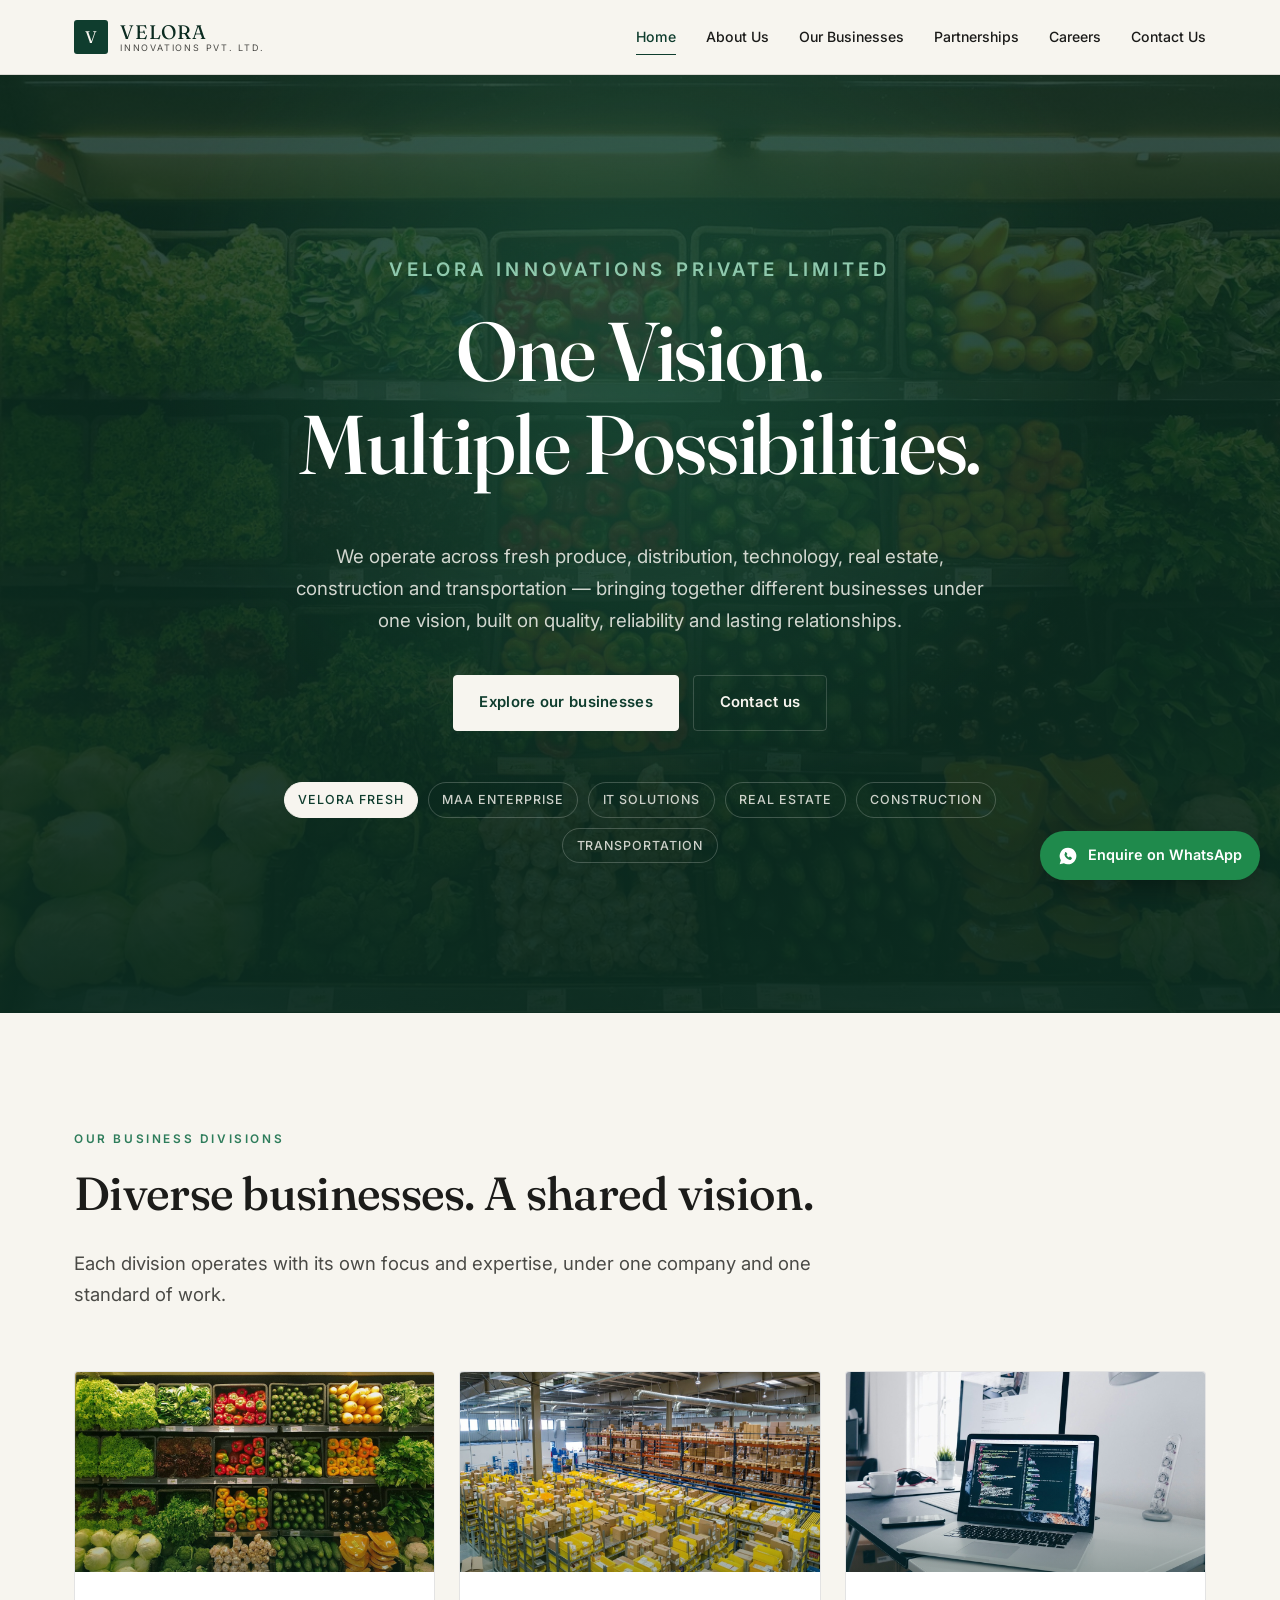
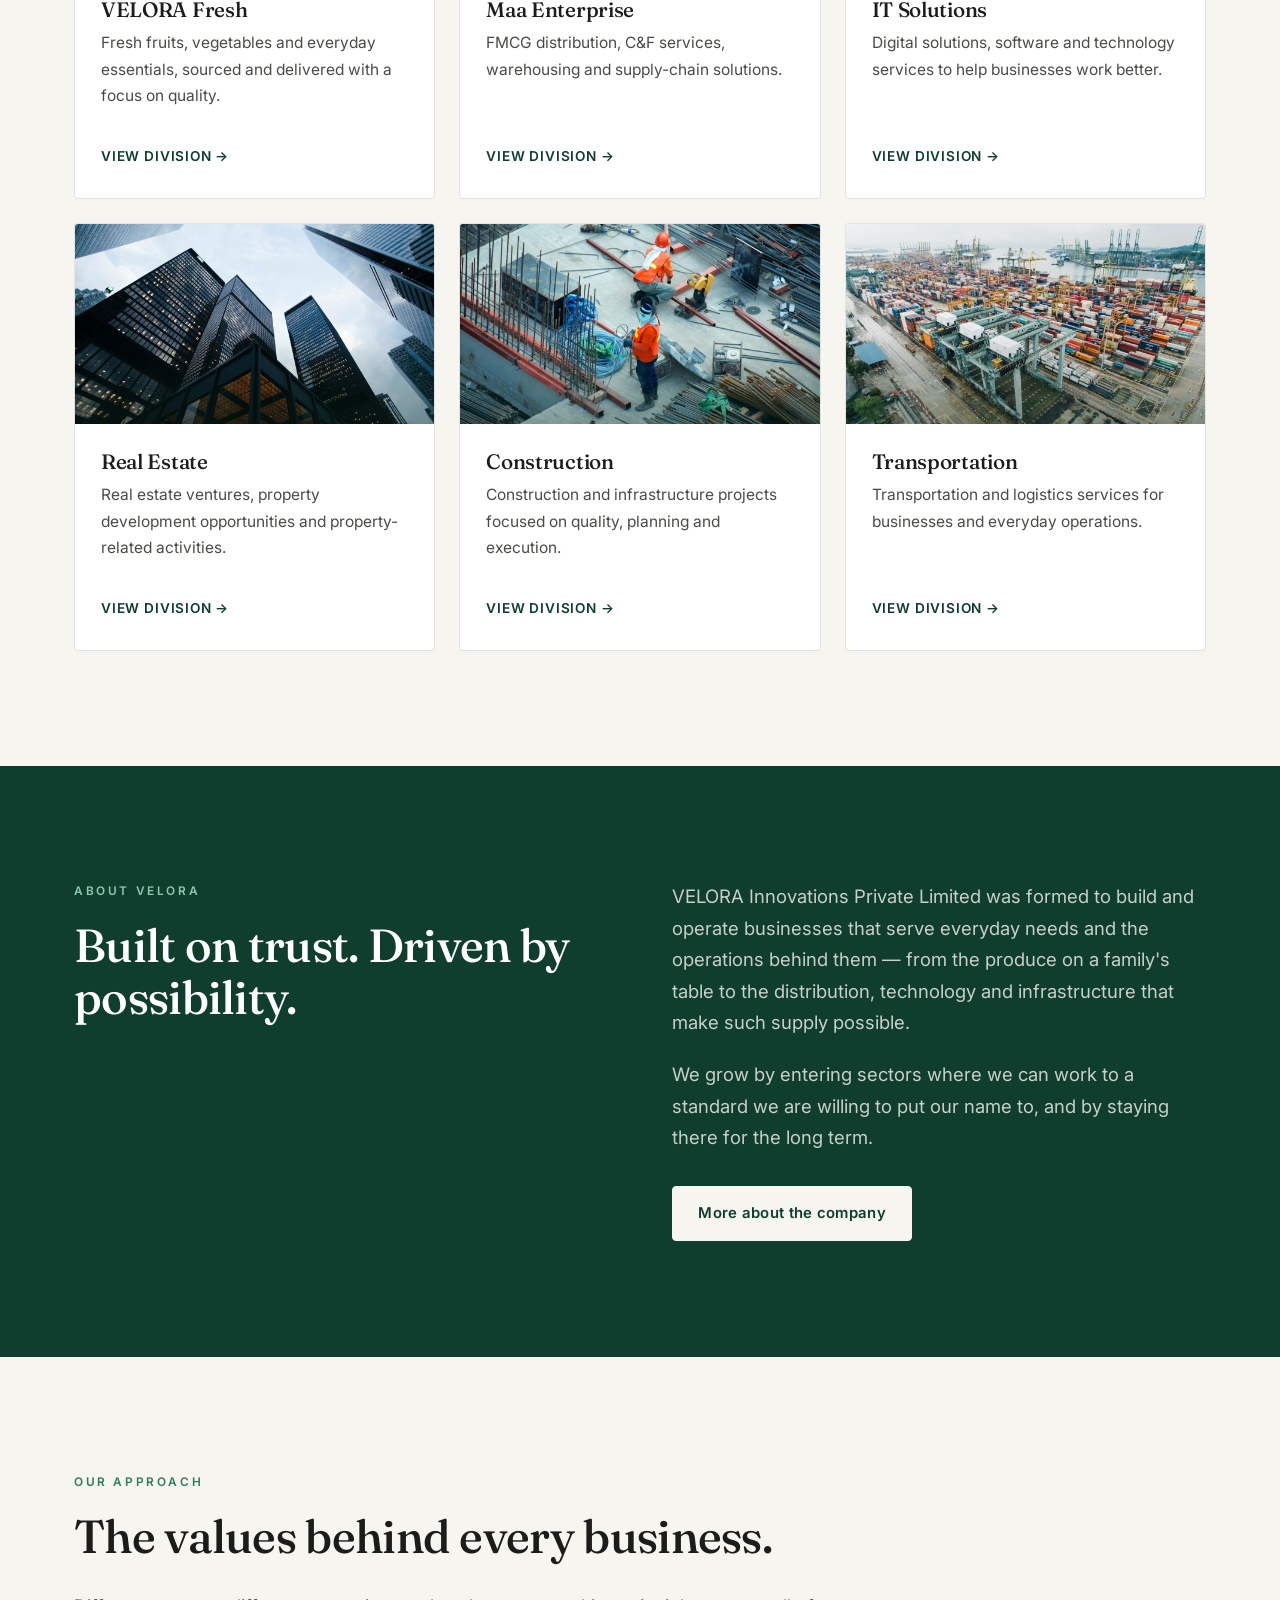
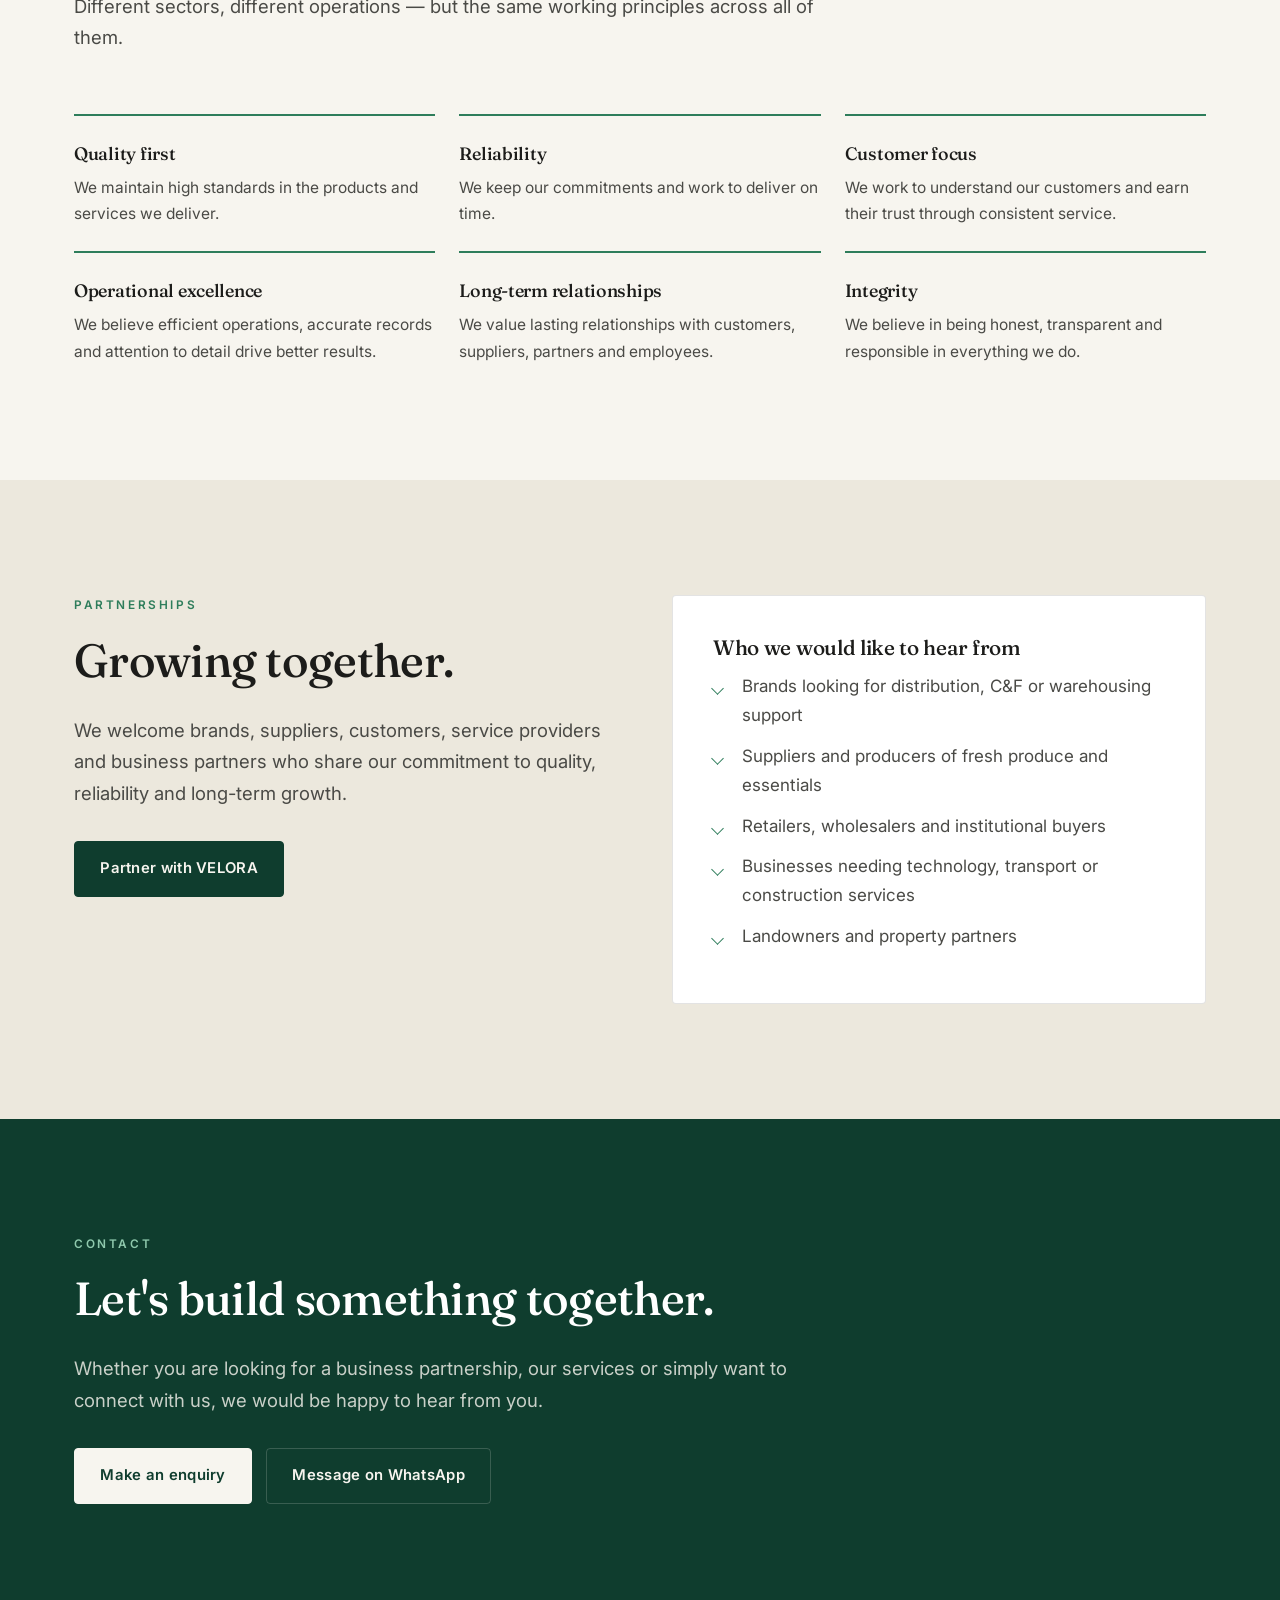
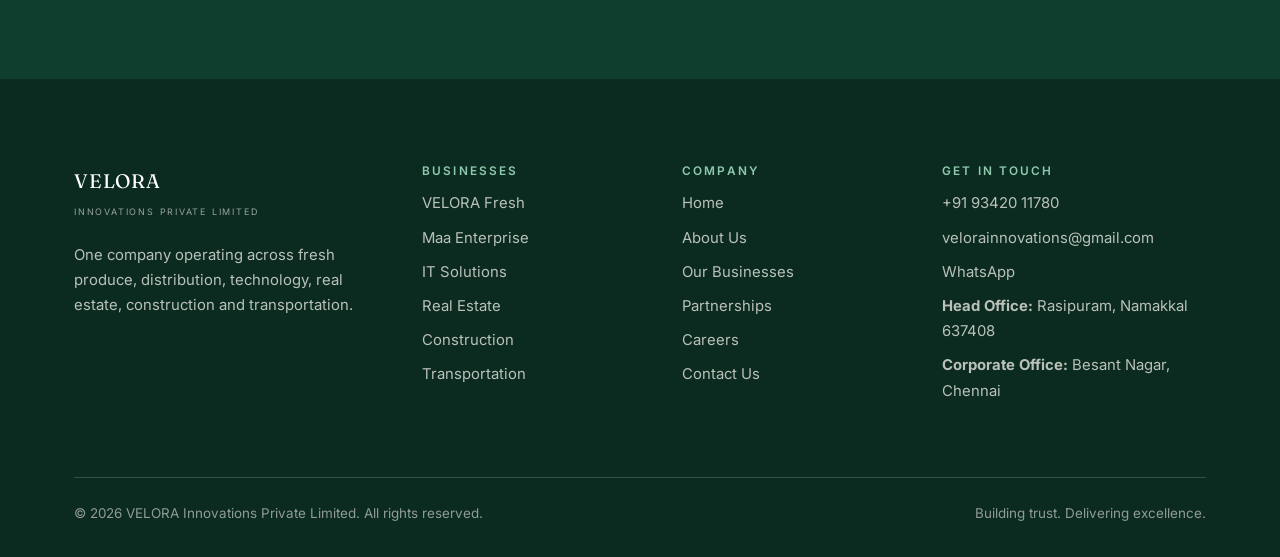
<file: index.html>
<!doctype html>
<html lang="en">
<head>
  <meta charset="utf-8">
  <meta name="viewport" content="width=device-width, initial-scale=1">
  <title>VELORA Innovations Private Limited — One Vision. Multiple Possibilities.</title>
  <meta name="description" content="VELORA Innovations Private Limited operates businesses across fresh produce, distribution and C&F, IT solutions, real estate, construction and transportation.">
  <link rel="preconnect" href="https://fonts.googleapis.com">
  <link rel="preconnect" href="https://fonts.gstatic.com" crossorigin>
  <link href="https://fonts.googleapis.com/css2?family=Fraunces:opsz,wght@9..144,400;9..144,500;9..144,600&family=Inter:wght@400;500;600&display=swap" rel="stylesheet">
  <link rel="stylesheet" href="assets/css/site.css">
</head>
<body>
  <header class="site-header">
    <div class="wrap site-header__inner">
      <a class="brand" href="index.html">
        <span class="brand__mark">V</span>
        <span class="brand__text">
          <span class="brand__name">VELORA</span>
          <span class="brand__sub">Innovations Pvt. Ltd.</span>
        </span>
      </a>
      <nav class="nav" id="primary-nav" aria-label="Primary">
        <a href="index.html" aria-current="page">Home</a>
        <a href="about.html">About Us</a>
        <a href="businesses.html">Our Businesses</a>
        <a href="partnerships.html">Partnerships</a>
        <a href="careers.html">Careers</a>
        <a href="contact.html">Contact Us</a>
      </nav>
      <button class="nav-toggle" type="button" aria-label="Menu" aria-expanded="false" aria-controls="primary-nav"><span></span></button>
    </div>
  </header>

  <main>
    <section class="hero hero--home">
      <div class="hero-slides" aria-hidden="true">
        <div class="hero-slide is-active" style="background-image:url(assets/img/velora-fresh.jpg)"></div>
        <div class="hero-slide" style="background-image:url(assets/img/maa-enterprise.jpg)"></div>
        <div class="hero-slide" style="background-image:url(assets/img/it-solutions.jpg)"></div>
        <div class="hero-slide" style="background-image:url(assets/img/real-estate.jpg)"></div>
        <div class="hero-slide" style="background-image:url(assets/img/construction.jpg)"></div>
        <div class="hero-slide" style="background-image:url(assets/img/transportation.jpg)"></div>
      </div>
      <div class="wrap hero__inner">
        <p class="eyebrow">Velora Innovations Private Limited</p>
        <h1>One Vision.<br>Multiple Possibilities.</h1>
        <p>We operate across fresh produce, distribution, technology, real estate, construction and transportation &mdash; bringing together different businesses under one vision, built on quality, reliability and lasting relationships.</p>
        <div class="btn-row">
          <a class="btn btn--light" href="businesses.html">Explore our businesses</a>
          <a class="btn btn--outline-light" href="contact.html">Contact us</a>
        </div>
        <ul class="hero__divisions" aria-label="Business divisions">
          <li><a href="businesses/velora-fresh.html">VELORA Fresh</a></li>
          <li><a href="businesses/maa-enterprise.html">Maa Enterprise</a></li>
          <li><a href="businesses/it-solutions.html">IT Solutions</a></li>
          <li><a href="businesses/real-estate.html">Real Estate</a></li>
          <li><a href="businesses/construction.html">Construction</a></li>
          <li><a href="businesses/transportation.html">Transportation</a></li>
        </ul>
      </div>
    </section>

    <section class="section">
      <div class="wrap">
        <div class="section-head reveal">
          <p class="eyebrow">Our business divisions</p>
          <h2>Diverse businesses. A shared vision.</h2>
          <p class="lede">Each division operates with its own focus and expertise, under one company and one standard of work.</p>
        </div>
        <div class="grid grid--3">
        <a class="biz-card reveal" href="businesses/velora-fresh.html">
          <div class="biz-card__art biz-card__art--fresh"></div>
          <div class="biz-card__body">
            <h3>VELORA Fresh</h3>
            <p>Fresh fruits, vegetables and everyday essentials, sourced and delivered with a focus on quality.</p>
            <span class="biz-card__link">View division &rarr;</span>
          </div>
        </a>
        <a class="biz-card reveal" href="businesses/maa-enterprise.html">
          <div class="biz-card__art biz-card__art--maa"></div>
          <div class="biz-card__body">
            <h3>Maa Enterprise</h3>
            <p>FMCG distribution, C&amp;F services, warehousing and supply-chain solutions.</p>
            <span class="biz-card__link">View division &rarr;</span>
          </div>
        </a>
        <a class="biz-card reveal" href="businesses/it-solutions.html">
          <div class="biz-card__art biz-card__art--it"></div>
          <div class="biz-card__body">
            <h3>IT Solutions</h3>
            <p>Digital solutions, software and technology services to help businesses work better.</p>
            <span class="biz-card__link">View division &rarr;</span>
          </div>
        </a>
        <a class="biz-card reveal" href="businesses/real-estate.html">
          <div class="biz-card__art biz-card__art--realestate"></div>
          <div class="biz-card__body">
            <h3>Real Estate</h3>
            <p>Real estate ventures, property development opportunities and property-related activities.</p>
            <span class="biz-card__link">View division &rarr;</span>
          </div>
        </a>
        <a class="biz-card reveal" href="businesses/construction.html">
          <div class="biz-card__art biz-card__art--construction"></div>
          <div class="biz-card__body">
            <h3>Construction</h3>
            <p>Construction and infrastructure projects focused on quality, planning and execution.</p>
            <span class="biz-card__link">View division &rarr;</span>
          </div>
        </a>
        <a class="biz-card reveal" href="businesses/transportation.html">
          <div class="biz-card__art biz-card__art--transport"></div>
          <div class="biz-card__body">
            <h3>Transportation</h3>
            <p>Transportation and logistics services for businesses and everyday operations.</p>
            <span class="biz-card__link">View division &rarr;</span>
          </div>
        </a>
        </div>
      </div>
    </section>

    <section class="section section--green">
      <div class="wrap split">
        <div class="reveal">
          <p class="eyebrow">About VELORA</p>
          <h2>Built on trust. Driven by possibility.</h2>
        </div>
        <div class="reveal">
          <p class="lede">VELORA Innovations Private Limited was formed to build and operate businesses that serve everyday needs and the operations behind them &mdash; from the produce on a family's table to the distribution, technology and infrastructure that make such supply possible.</p>
          <p class="lede">We grow by entering sectors where we can work to a standard we are willing to put our name to, and by staying there for the long term.</p>
          <div class="btn-row">
            <a class="btn btn--light" href="about.html">More about the company</a>
          </div>
        </div>
      </div>
    </section>

    <section class="section">
      <div class="wrap">
        <div class="section-head reveal">
          <p class="eyebrow">Our approach</p>
          <h2>The values behind every business.</h2>
          <p class="lede">Different sectors, different operations &mdash; but the same working principles across all of them.</p>
        </div>
        <div class="grid grid--3">
        <div class="value reveal">
          <h3>Quality first</h3>
          <p>We maintain high standards in the products and services we deliver.</p>
        </div>
        <div class="value reveal">
          <h3>Reliability</h3>
          <p>We keep our commitments and work to deliver on time.</p>
        </div>
        <div class="value reveal">
          <h3>Customer focus</h3>
          <p>We work to understand our customers and earn their trust through consistent service.</p>
        </div>
        <div class="value reveal">
          <h3>Operational excellence</h3>
          <p>We believe efficient operations, accurate records and attention to detail drive better results.</p>
        </div>
        <div class="value reveal">
          <h3>Long-term relationships</h3>
          <p>We value lasting relationships with customers, suppliers, partners and employees.</p>
        </div>
        <div class="value reveal">
          <h3>Integrity</h3>
          <p>We believe in being honest, transparent and responsible in everything we do.</p>
        </div>
        </div>
      </div>
    </section>

    <section class="section section--ivory-dark">
      <div class="wrap split">
        <div class="reveal">
          <p class="eyebrow">Partnerships</p>
          <h2>Growing together.</h2>
          <p class="lede">We welcome brands, suppliers, customers, service providers and business partners who share our commitment to quality, reliability and long-term growth.</p>
          <div class="btn-row">
            <a class="btn" href="partnerships.html">Partner with VELORA</a>
          </div>
        </div>
        <div class="panel reveal">
          <h3>Who we would like to hear from</h3>
          <ul class="list-check">
            <li>Brands looking for distribution, C&amp;F or warehousing support</li>
            <li>Suppliers and producers of fresh produce and essentials</li>
            <li>Retailers, wholesalers and institutional buyers</li>
            <li>Businesses needing technology, transport or construction services</li>
            <li>Landowners and property partners</li>
          </ul>
        </div>
      </div>
    </section>

    <section class="section section--green">
      <div class="wrap">
        <div class="section-head reveal">
          <p class="eyebrow">Contact</p>
          <h2>Let's build something together.</h2>
          <p class="lede">Whether you are looking for a business partnership, our services or simply want to connect with us, we would be happy to hear from you.</p>
          <div class="btn-row">
            <a class="btn btn--light" href="contact.html">Make an enquiry</a>
            <a class="btn btn--outline-light" href="#" data-wa-link data-wa-text="Hello VELORA, I would like to make an enquiry.">Message on WhatsApp</a>
          </div>
        </div>
      </div>
    </section>

  </main>

  <footer class="site-footer">
    <div class="wrap">
      <div class="footer-grid">
        <div class="footer-brand">
          <span class="brand__name">VELORA</span><br>
          <span class="brand__sub">Innovations Private Limited</span>
          <p>One company operating across fresh produce, distribution, technology, real estate, construction and transportation.</p>
        </div>
        <div>
          <h4>Businesses</h4>
          <ul>
          <li><a href="businesses/velora-fresh.html">VELORA Fresh</a></li>
          <li><a href="businesses/maa-enterprise.html">Maa Enterprise</a></li>
          <li><a href="businesses/it-solutions.html">IT Solutions</a></li>
          <li><a href="businesses/real-estate.html">Real Estate</a></li>
          <li><a href="businesses/construction.html">Construction</a></li>
          <li><a href="businesses/transportation.html">Transportation</a></li>
          </ul>
        </div>
        <div>
          <h4>Company</h4>
          <ul>
          <li><a href="index.html">Home</a></li>
          <li><a href="about.html">About Us</a></li>
          <li><a href="businesses.html">Our Businesses</a></li>
          <li><a href="partnerships.html">Partnerships</a></li>
          <li><a href="careers.html">Careers</a></li>
          <li><a href="contact.html">Contact Us</a></li>
          </ul>
        </div>
        <div>
          <h4>Get in touch</h4>
          <ul>
            <li><a href="#" data-contact-phone>Phone</a></li>
            <li><a href="#" data-contact-email>Email</a></li>
            <li><a href="#" data-wa-link data-wa-text="Hello VELORA, I would like to make an enquiry.">WhatsApp</a></li>
            <li><strong>Head Office:</strong> <span data-contact-head-office></span></li>
            <li><strong>Corporate Office:</strong> <span data-contact-corporate-office></span></li>
          </ul>
        </div>
      </div>
      <div class="footer-bottom">
        <span>&copy; <span data-year>2026</span> VELORA Innovations Private Limited. All rights reserved.</span>
        <span>Building trust. Delivering excellence.</span>
      </div>
    </div>
  </footer>

  <a class="wa-float" href="#" data-wa-link data-wa-text="Hello VELORA, I would like to make an enquiry." aria-label="Enquire on WhatsApp">
    <svg viewBox="0 0 24 24" aria-hidden="true"><path fill="currentColor" d="M12 2a10 10 0 0 0-8.6 15.1L2 22l5.1-1.3A10 10 0 1 0 12 2z"/><path fill="#1f8a4c" d="M8.6 7.4c.3-.3.8-.3 1.1 0l1.3 1.6c.3.3.2.8-.1 1.1l-.7.6c.6 1.3 1.7 2.4 3 3l.6-.7c.3-.3.8-.4 1.1-.1l1.6 1.3c.3.3.3.8 0 1.1l-.8.8c-.6.6-1.5.8-2.3.5-2.6-.9-4.6-2.9-5.5-5.5-.3-.8-.1-1.7.5-2.3z"/></svg><span>Enquire on WhatsApp</span>
  </a>

  <script src="assets/js/site.js"></script>
</body>
</html>
</file>
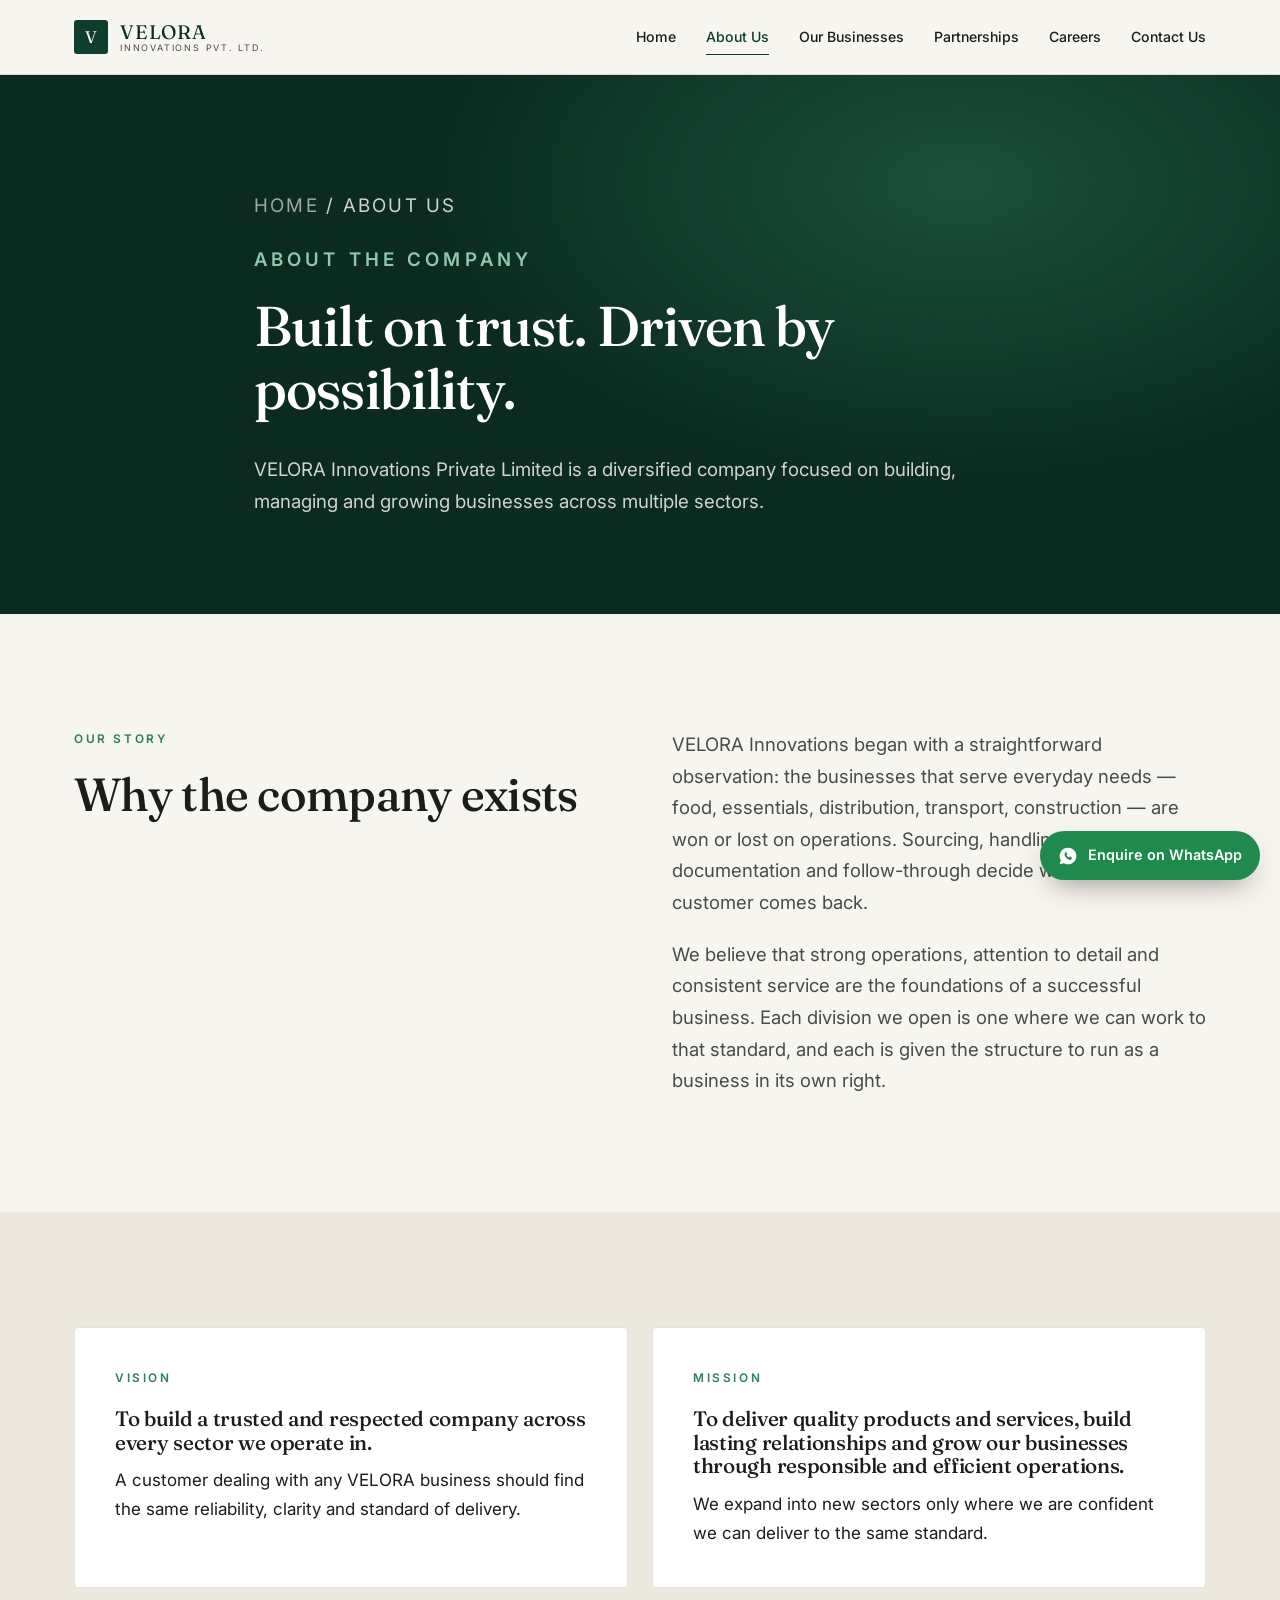
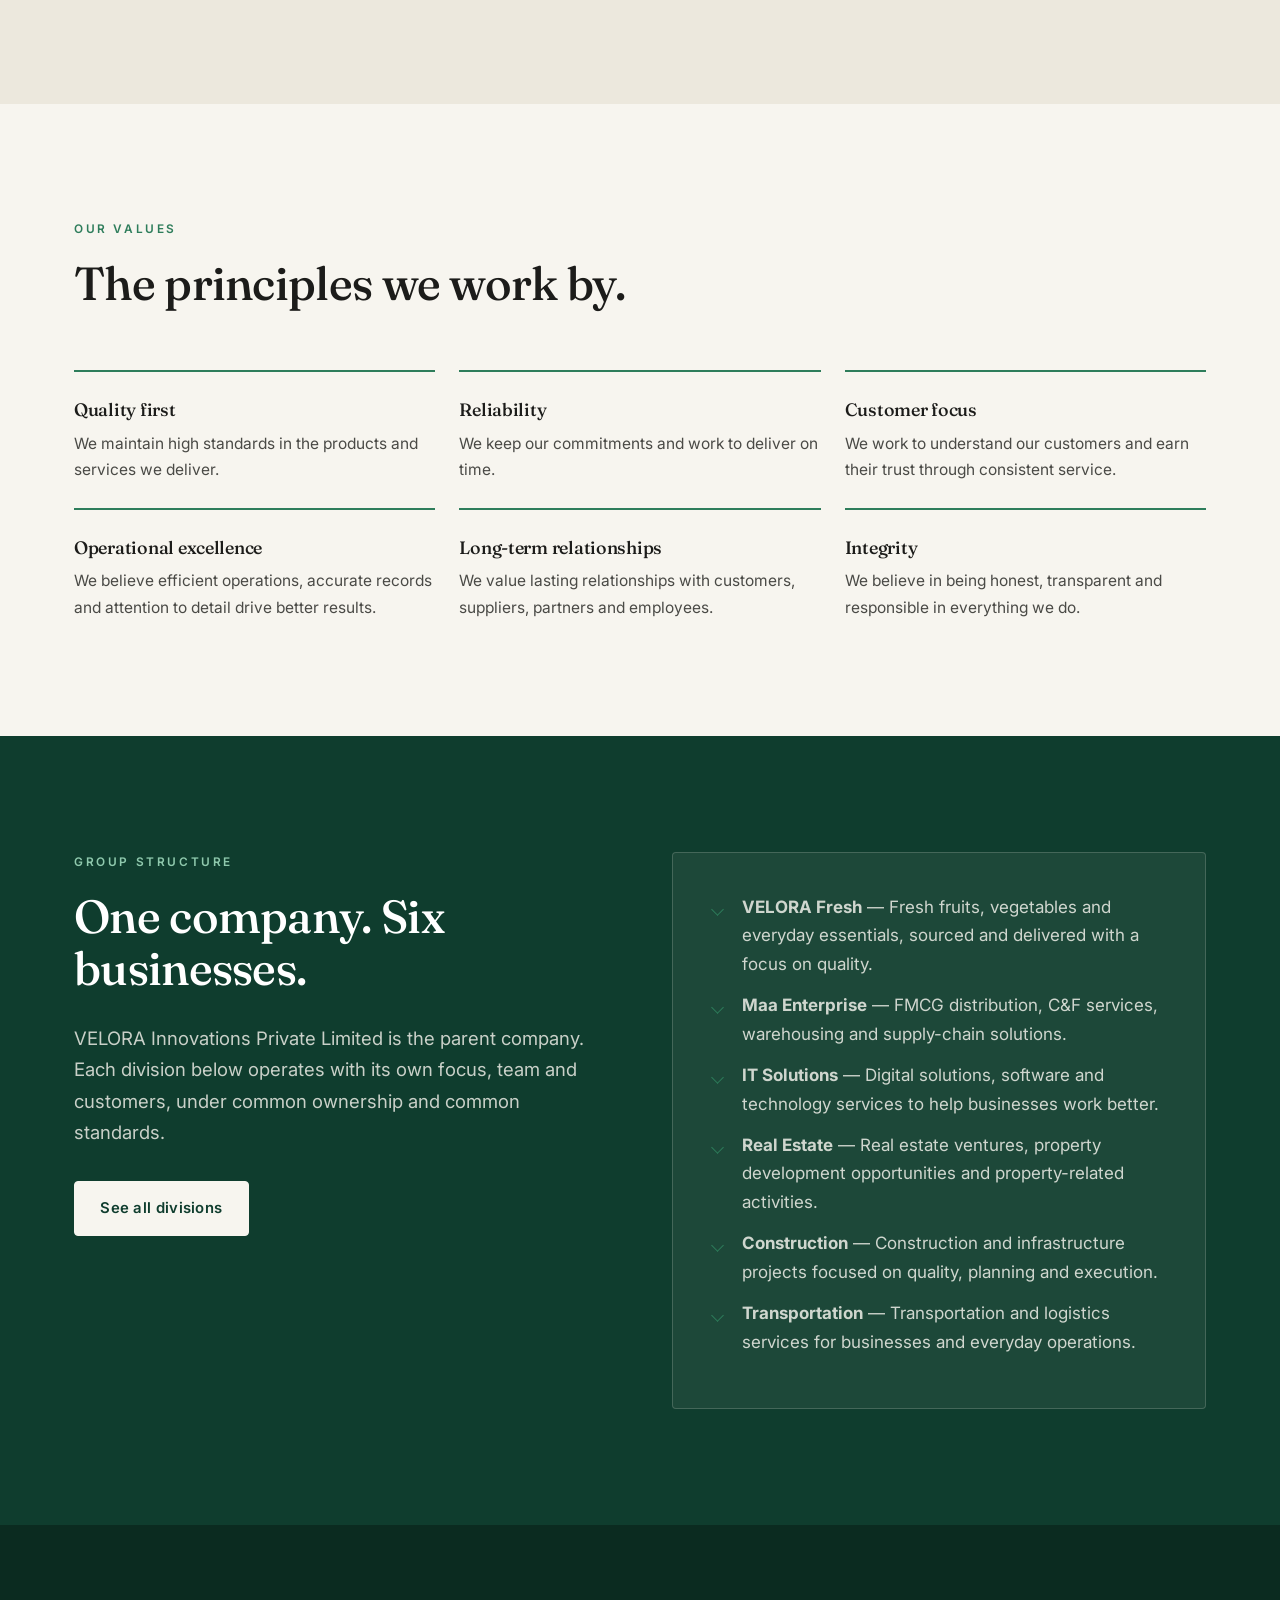
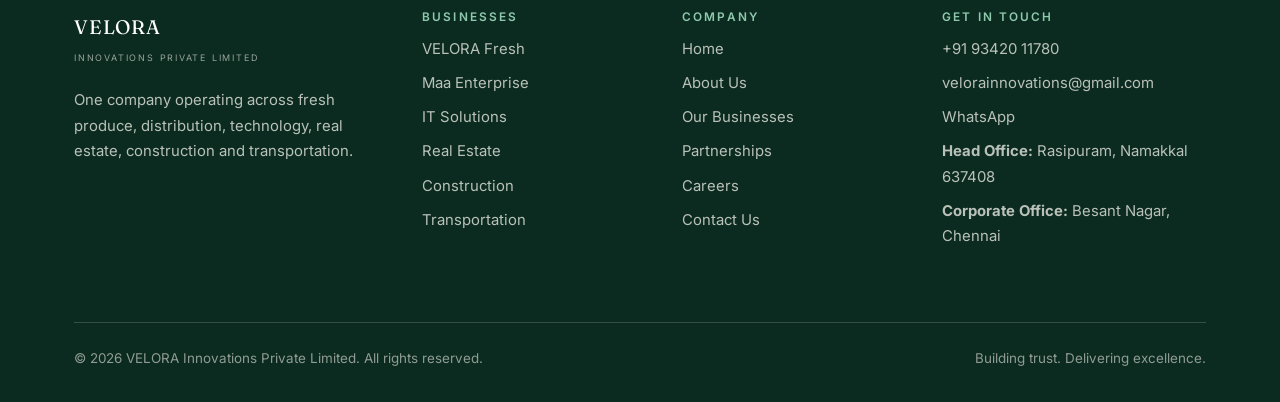
<file: about.html>
<!doctype html>
<html lang="en">
<head>
  <meta charset="utf-8">
  <meta name="viewport" content="width=device-width, initial-scale=1">
  <title>About Us — VELORA Innovations Private Limited</title>
  <meta name="description" content="The story, vision, mission and values of VELORA Innovations Private Limited, and how its business divisions are structured.">
  <link rel="preconnect" href="https://fonts.googleapis.com">
  <link rel="preconnect" href="https://fonts.gstatic.com" crossorigin>
  <link href="https://fonts.googleapis.com/css2?family=Fraunces:opsz,wght@9..144,400;9..144,500;9..144,600&family=Inter:wght@400;500;600&display=swap" rel="stylesheet">
  <link rel="stylesheet" href="assets/css/site.css">
</head>
<body>
  <header class="site-header">
    <div class="wrap site-header__inner">
      <a class="brand" href="index.html">
        <span class="brand__mark">V</span>
        <span class="brand__text">
          <span class="brand__name">VELORA</span>
          <span class="brand__sub">Innovations Pvt. Ltd.</span>
        </span>
      </a>
      <nav class="nav" id="primary-nav" aria-label="Primary">
        <a href="index.html">Home</a>
        <a href="about.html" aria-current="page">About Us</a>
        <a href="businesses.html">Our Businesses</a>
        <a href="partnerships.html">Partnerships</a>
        <a href="careers.html">Careers</a>
        <a href="contact.html">Contact Us</a>
      </nav>
      <button class="nav-toggle" type="button" aria-label="Menu" aria-expanded="false" aria-controls="primary-nav"><span></span></button>
    </div>
  </header>

  <main>
    <section class="hero hero--page">
      <div class="wrap hero__inner">
        <p class="breadcrumb"><a href="index.html">Home</a> / About Us</p>
        <p class="eyebrow">About the company</p>
        <h1>Built on trust. Driven by possibility.</h1>
        <p>VELORA Innovations Private Limited is a diversified company focused on building, managing and growing businesses across multiple sectors.</p>
      </div>
    </section>
    <section class="section">
      <div class="wrap split">
        <div class="reveal">
          <p class="eyebrow">Our story</p>
          <h2>Why the company exists</h2>
        </div>
        <div class="reveal">
          <p class="lede">VELORA Innovations began with a straightforward observation: the businesses that serve everyday needs &mdash; food, essentials, distribution, transport, construction &mdash; are won or lost on operations. Sourcing, handling, timing, documentation and follow-through decide whether a customer comes back.</p>
          <p class="lede">We believe that strong operations, attention to detail and consistent service are the foundations of a successful business. Each division we open is one where we can work to that standard, and each is given the structure to run as a business in its own right.</p>
        </div>
      </div>
    </section>

    <section class="section section--ivory-dark">
      <div class="wrap">
        <div class="grid grid--2">
          <div class="panel reveal">
            <p class="eyebrow">Vision</p>
            <h3>To build a trusted and respected company across every sector we operate in.</h3>
            <p>A customer dealing with any VELORA business should find the same reliability, clarity and standard of delivery.</p>
          </div>
          <div class="panel reveal">
            <p class="eyebrow">Mission</p>
            <h3>To deliver quality products and services, build lasting relationships and grow our businesses through responsible and efficient operations.</h3>
            <p>We expand into new sectors only where we are confident we can deliver to the same standard.</p>
          </div>
        </div>
      </div>
    </section>

    <section class="section">
      <div class="wrap">
        <div class="section-head reveal">
          <p class="eyebrow">Our values</p>
          <h2>The principles we work by.</h2>
        </div>
        <div class="grid grid--3">
        <div class="value reveal">
          <h3>Quality first</h3>
          <p>We maintain high standards in the products and services we deliver.</p>
        </div>
        <div class="value reveal">
          <h3>Reliability</h3>
          <p>We keep our commitments and work to deliver on time.</p>
        </div>
        <div class="value reveal">
          <h3>Customer focus</h3>
          <p>We work to understand our customers and earn their trust through consistent service.</p>
        </div>
        <div class="value reveal">
          <h3>Operational excellence</h3>
          <p>We believe efficient operations, accurate records and attention to detail drive better results.</p>
        </div>
        <div class="value reveal">
          <h3>Long-term relationships</h3>
          <p>We value lasting relationships with customers, suppliers, partners and employees.</p>
        </div>
        <div class="value reveal">
          <h3>Integrity</h3>
          <p>We believe in being honest, transparent and responsible in everything we do.</p>
        </div>
        </div>
      </div>
    </section>

    <section class="section section--green">
      <div class="wrap split">
        <div class="reveal">
          <p class="eyebrow">Group structure</p>
          <h2>One company. Six businesses.</h2>
          <p class="lede">VELORA Innovations Private Limited is the parent company. Each division below operates with its own focus, team and customers, under common ownership and common standards.</p>
          <div class="btn-row">
            <a class="btn btn--light" href="businesses.html">See all divisions</a>
          </div>
        </div>
        <div class="panel reveal">
          <ul class="list-check">
            <li><strong>VELORA Fresh</strong> &mdash; Fresh fruits, vegetables and everyday essentials, sourced and delivered with a focus on quality.</li>
            <li><strong>Maa Enterprise</strong> &mdash; FMCG distribution, C&amp;F services, warehousing and supply-chain solutions.</li>
            <li><strong>IT Solutions</strong> &mdash; Digital solutions, software and technology services to help businesses work better.</li>
            <li><strong>Real Estate</strong> &mdash; Real estate ventures, property development opportunities and property-related activities.</li>
            <li><strong>Construction</strong> &mdash; Construction and infrastructure projects focused on quality, planning and execution.</li>
            <li><strong>Transportation</strong> &mdash; Transportation and logistics services for businesses and everyday operations.</li>
          </ul>
        </div>
      </div>
    </section>

  </main>

  <footer class="site-footer">
    <div class="wrap">
      <div class="footer-grid">
        <div class="footer-brand">
          <span class="brand__name">VELORA</span><br>
          <span class="brand__sub">Innovations Private Limited</span>
          <p>One company operating across fresh produce, distribution, technology, real estate, construction and transportation.</p>
        </div>
        <div>
          <h4>Businesses</h4>
          <ul>
          <li><a href="businesses/velora-fresh.html">VELORA Fresh</a></li>
          <li><a href="businesses/maa-enterprise.html">Maa Enterprise</a></li>
          <li><a href="businesses/it-solutions.html">IT Solutions</a></li>
          <li><a href="businesses/real-estate.html">Real Estate</a></li>
          <li><a href="businesses/construction.html">Construction</a></li>
          <li><a href="businesses/transportation.html">Transportation</a></li>
          </ul>
        </div>
        <div>
          <h4>Company</h4>
          <ul>
          <li><a href="index.html">Home</a></li>
          <li><a href="about.html">About Us</a></li>
          <li><a href="businesses.html">Our Businesses</a></li>
          <li><a href="partnerships.html">Partnerships</a></li>
          <li><a href="careers.html">Careers</a></li>
          <li><a href="contact.html">Contact Us</a></li>
          </ul>
        </div>
        <div>
          <h4>Get in touch</h4>
          <ul>
            <li><a href="#" data-contact-phone>Phone</a></li>
            <li><a href="#" data-contact-email>Email</a></li>
            <li><a href="#" data-wa-link data-wa-text="Hello VELORA, I would like to make an enquiry.">WhatsApp</a></li>
            <li><strong>Head Office:</strong> <span data-contact-head-office></span></li>
            <li><strong>Corporate Office:</strong> <span data-contact-corporate-office></span></li>
          </ul>
        </div>
      </div>
      <div class="footer-bottom">
        <span>&copy; <span data-year>2026</span> VELORA Innovations Private Limited. All rights reserved.</span>
        <span>Building trust. Delivering excellence.</span>
      </div>
    </div>
  </footer>

  <a class="wa-float" href="#" data-wa-link data-wa-text="Hello VELORA, I would like to make an enquiry." aria-label="Enquire on WhatsApp">
    <svg viewBox="0 0 24 24" aria-hidden="true"><path fill="currentColor" d="M12 2a10 10 0 0 0-8.6 15.1L2 22l5.1-1.3A10 10 0 1 0 12 2z"/><path fill="#1f8a4c" d="M8.6 7.4c.3-.3.8-.3 1.1 0l1.3 1.6c.3.3.2.8-.1 1.1l-.7.6c.6 1.3 1.7 2.4 3 3l.6-.7c.3-.3.8-.4 1.1-.1l1.6 1.3c.3.3.3.8 0 1.1l-.8.8c-.6.6-1.5.8-2.3.5-2.6-.9-4.6-2.9-5.5-5.5-.3-.8-.1-1.7.5-2.3z"/></svg><span>Enquire on WhatsApp</span>
  </a>

  <script src="assets/js/site.js"></script>
</body>
</html>
</file>
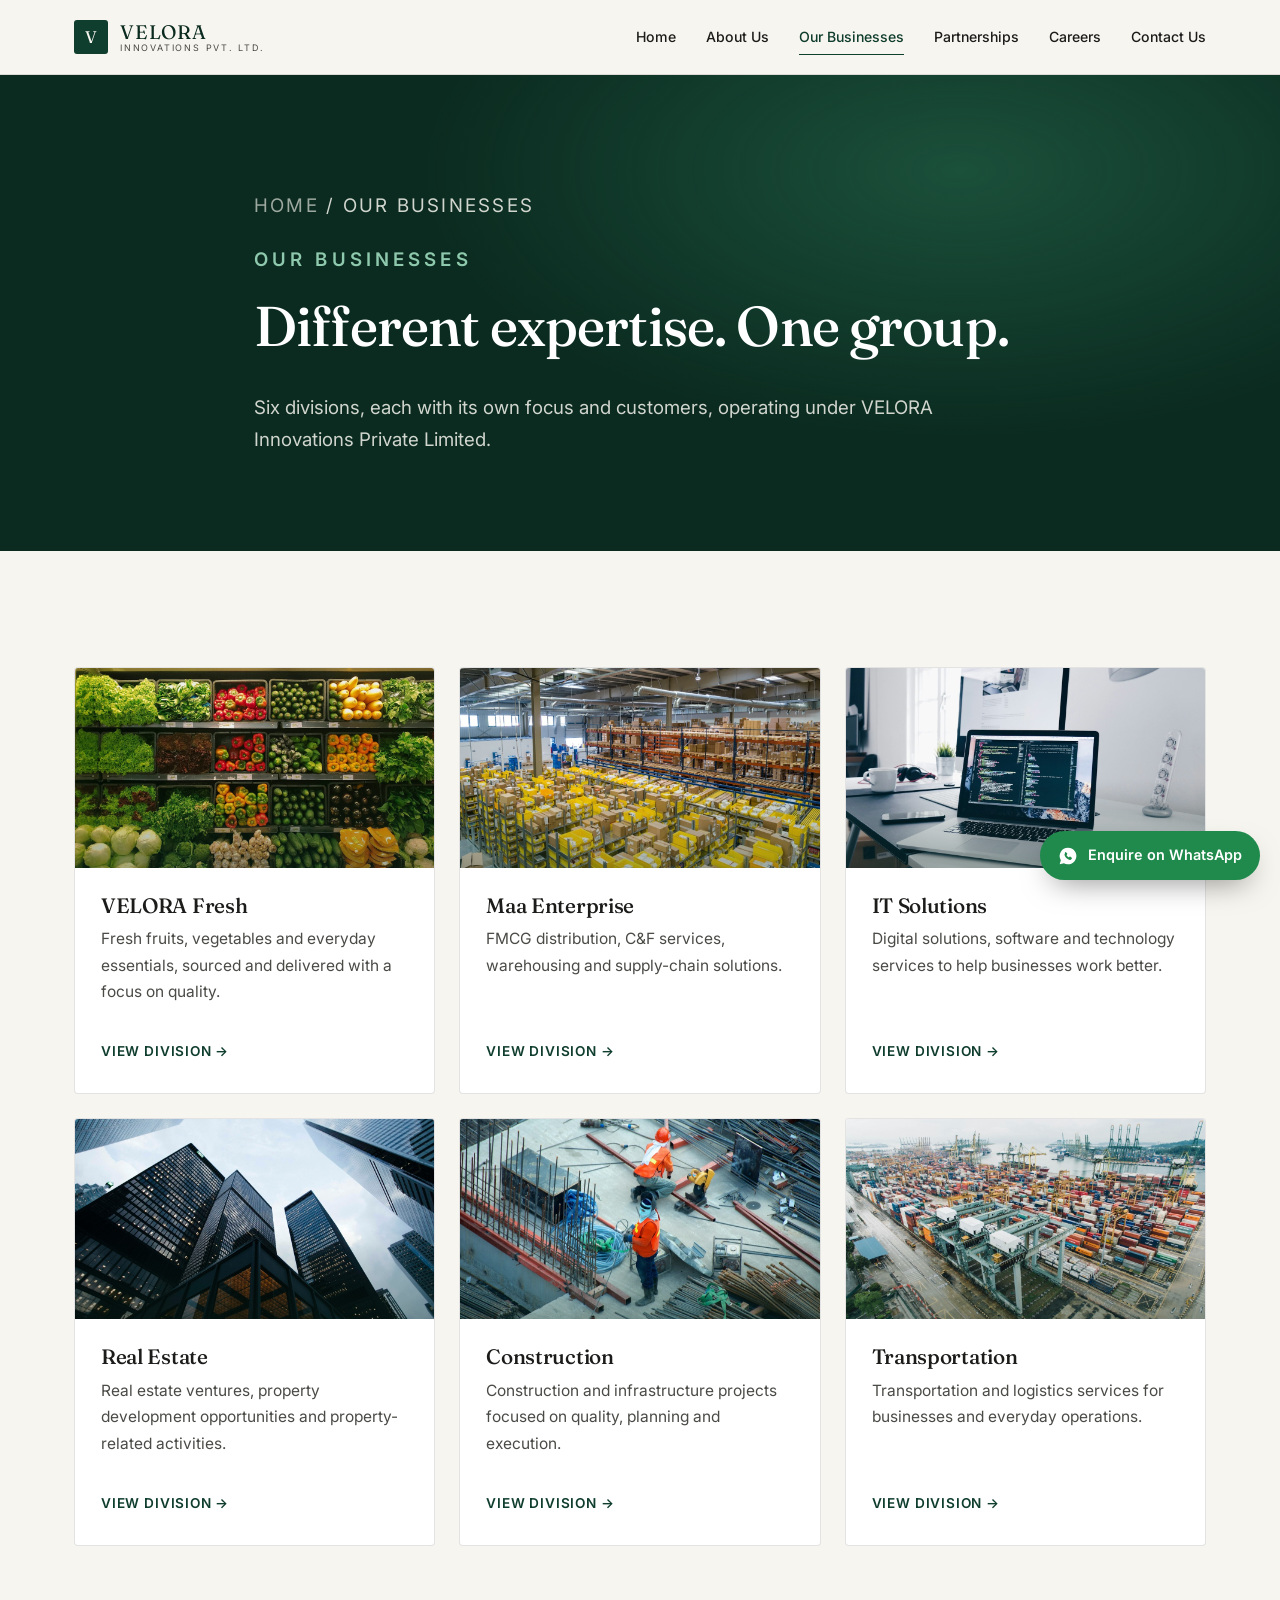
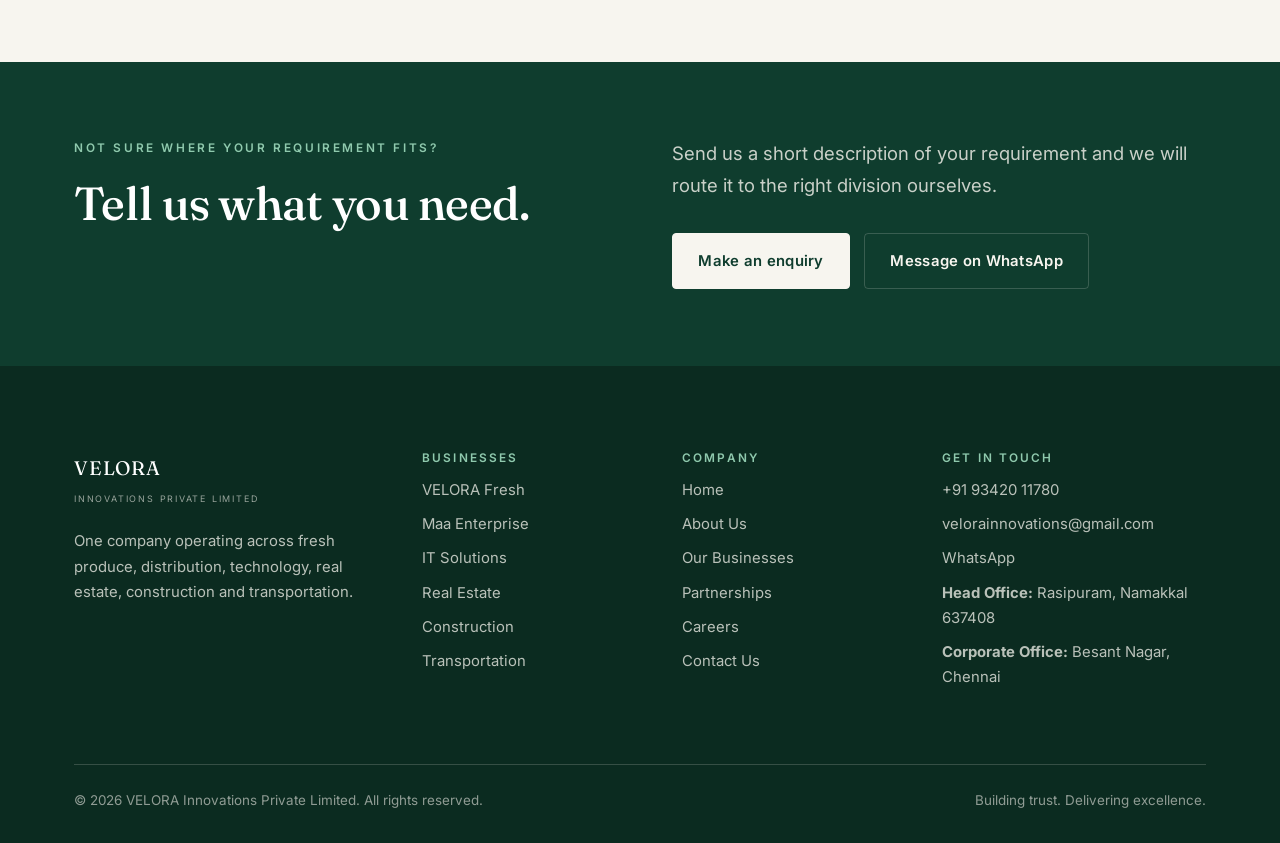
<file: businesses.html>
<!doctype html>
<html lang="en">
<head>
  <meta charset="utf-8">
  <meta name="viewport" content="width=device-width, initial-scale=1">
  <title>Our Businesses — VELORA Innovations Private Limited</title>
  <meta name="description" content="The business divisions of VELORA Innovations: VELORA Fresh, Maa Enterprise, IT Solutions, Real Estate, Construction and Transportation.">
  <link rel="preconnect" href="https://fonts.googleapis.com">
  <link rel="preconnect" href="https://fonts.gstatic.com" crossorigin>
  <link href="https://fonts.googleapis.com/css2?family=Fraunces:opsz,wght@9..144,400;9..144,500;9..144,600&family=Inter:wght@400;500;600&display=swap" rel="stylesheet">
  <link rel="stylesheet" href="assets/css/site.css">
</head>
<body>
  <header class="site-header">
    <div class="wrap site-header__inner">
      <a class="brand" href="index.html">
        <span class="brand__mark">V</span>
        <span class="brand__text">
          <span class="brand__name">VELORA</span>
          <span class="brand__sub">Innovations Pvt. Ltd.</span>
        </span>
      </a>
      <nav class="nav" id="primary-nav" aria-label="Primary">
        <a href="index.html">Home</a>
        <a href="about.html">About Us</a>
        <a href="businesses.html" aria-current="page">Our Businesses</a>
        <a href="partnerships.html">Partnerships</a>
        <a href="careers.html">Careers</a>
        <a href="contact.html">Contact Us</a>
      </nav>
      <button class="nav-toggle" type="button" aria-label="Menu" aria-expanded="false" aria-controls="primary-nav"><span></span></button>
    </div>
  </header>

  <main>
    <section class="hero hero--page">
      <div class="wrap hero__inner">
        <p class="breadcrumb"><a href="index.html">Home</a> / Our Businesses</p>
        <p class="eyebrow">Our businesses</p>
        <h1>Different expertise. One group.</h1>
        <p>Six divisions, each with its own focus and customers, operating under VELORA Innovations Private Limited.</p>
      </div>
    </section>
    <section class="section">
      <div class="wrap">
        <div class="grid grid--3">
        <a class="biz-card reveal" href="businesses/velora-fresh.html">
          <div class="biz-card__art biz-card__art--fresh"></div>
          <div class="biz-card__body">
            <h3>VELORA Fresh</h3>
            <p>Fresh fruits, vegetables and everyday essentials, sourced and delivered with a focus on quality.</p>
            <span class="biz-card__link">View division &rarr;</span>
          </div>
        </a>
        <a class="biz-card reveal" href="businesses/maa-enterprise.html">
          <div class="biz-card__art biz-card__art--maa"></div>
          <div class="biz-card__body">
            <h3>Maa Enterprise</h3>
            <p>FMCG distribution, C&amp;F services, warehousing and supply-chain solutions.</p>
            <span class="biz-card__link">View division &rarr;</span>
          </div>
        </a>
        <a class="biz-card reveal" href="businesses/it-solutions.html">
          <div class="biz-card__art biz-card__art--it"></div>
          <div class="biz-card__body">
            <h3>IT Solutions</h3>
            <p>Digital solutions, software and technology services to help businesses work better.</p>
            <span class="biz-card__link">View division &rarr;</span>
          </div>
        </a>
        <a class="biz-card reveal" href="businesses/real-estate.html">
          <div class="biz-card__art biz-card__art--realestate"></div>
          <div class="biz-card__body">
            <h3>Real Estate</h3>
            <p>Real estate ventures, property development opportunities and property-related activities.</p>
            <span class="biz-card__link">View division &rarr;</span>
          </div>
        </a>
        <a class="biz-card reveal" href="businesses/construction.html">
          <div class="biz-card__art biz-card__art--construction"></div>
          <div class="biz-card__body">
            <h3>Construction</h3>
            <p>Construction and infrastructure projects focused on quality, planning and execution.</p>
            <span class="biz-card__link">View division &rarr;</span>
          </div>
        </a>
        <a class="biz-card reveal" href="businesses/transportation.html">
          <div class="biz-card__art biz-card__art--transport"></div>
          <div class="biz-card__body">
            <h3>Transportation</h3>
            <p>Transportation and logistics services for businesses and everyday operations.</p>
            <span class="biz-card__link">View division &rarr;</span>
          </div>
        </a>
        </div>
      </div>
    </section>

    <section class="section section--green section--tight">
      <div class="wrap split">
        <div class="reveal">
          <p class="eyebrow">Not sure where your requirement fits?</p>
          <h2>Tell us what you need.</h2>
        </div>
        <div class="reveal">
          <p class="lede">Send us a short description of your requirement and we will route it to the right division ourselves.</p>
          <div class="btn-row">
            <a class="btn btn--light" href="contact.html">Make an enquiry</a>
            <a class="btn btn--outline-light" href="#" data-wa-link data-wa-text="Hello VELORA, I have an enquiry and I am not sure which division it belongs to.">Message on WhatsApp</a>
          </div>
        </div>
      </div>
    </section>

  </main>

  <footer class="site-footer">
    <div class="wrap">
      <div class="footer-grid">
        <div class="footer-brand">
          <span class="brand__name">VELORA</span><br>
          <span class="brand__sub">Innovations Private Limited</span>
          <p>One company operating across fresh produce, distribution, technology, real estate, construction and transportation.</p>
        </div>
        <div>
          <h4>Businesses</h4>
          <ul>
          <li><a href="businesses/velora-fresh.html">VELORA Fresh</a></li>
          <li><a href="businesses/maa-enterprise.html">Maa Enterprise</a></li>
          <li><a href="businesses/it-solutions.html">IT Solutions</a></li>
          <li><a href="businesses/real-estate.html">Real Estate</a></li>
          <li><a href="businesses/construction.html">Construction</a></li>
          <li><a href="businesses/transportation.html">Transportation</a></li>
          </ul>
        </div>
        <div>
          <h4>Company</h4>
          <ul>
          <li><a href="index.html">Home</a></li>
          <li><a href="about.html">About Us</a></li>
          <li><a href="businesses.html">Our Businesses</a></li>
          <li><a href="partnerships.html">Partnerships</a></li>
          <li><a href="careers.html">Careers</a></li>
          <li><a href="contact.html">Contact Us</a></li>
          </ul>
        </div>
        <div>
          <h4>Get in touch</h4>
          <ul>
            <li><a href="#" data-contact-phone>Phone</a></li>
            <li><a href="#" data-contact-email>Email</a></li>
            <li><a href="#" data-wa-link data-wa-text="Hello VELORA, I would like to make an enquiry.">WhatsApp</a></li>
            <li><strong>Head Office:</strong> <span data-contact-head-office></span></li>
            <li><strong>Corporate Office:</strong> <span data-contact-corporate-office></span></li>
          </ul>
        </div>
      </div>
      <div class="footer-bottom">
        <span>&copy; <span data-year>2026</span> VELORA Innovations Private Limited. All rights reserved.</span>
        <span>Building trust. Delivering excellence.</span>
      </div>
    </div>
  </footer>

  <a class="wa-float" href="#" data-wa-link data-wa-text="Hello VELORA, I would like to make an enquiry." aria-label="Enquire on WhatsApp">
    <svg viewBox="0 0 24 24" aria-hidden="true"><path fill="currentColor" d="M12 2a10 10 0 0 0-8.6 15.1L2 22l5.1-1.3A10 10 0 1 0 12 2z"/><path fill="#1f8a4c" d="M8.6 7.4c.3-.3.8-.3 1.1 0l1.3 1.6c.3.3.2.8-.1 1.1l-.7.6c.6 1.3 1.7 2.4 3 3l.6-.7c.3-.3.8-.4 1.1-.1l1.6 1.3c.3.3.3.8 0 1.1l-.8.8c-.6.6-1.5.8-2.3.5-2.6-.9-4.6-2.9-5.5-5.5-.3-.8-.1-1.7.5-2.3z"/></svg><span>Enquire on WhatsApp</span>
  </a>

  <script src="assets/js/site.js"></script>
</body>
</html>
</file>
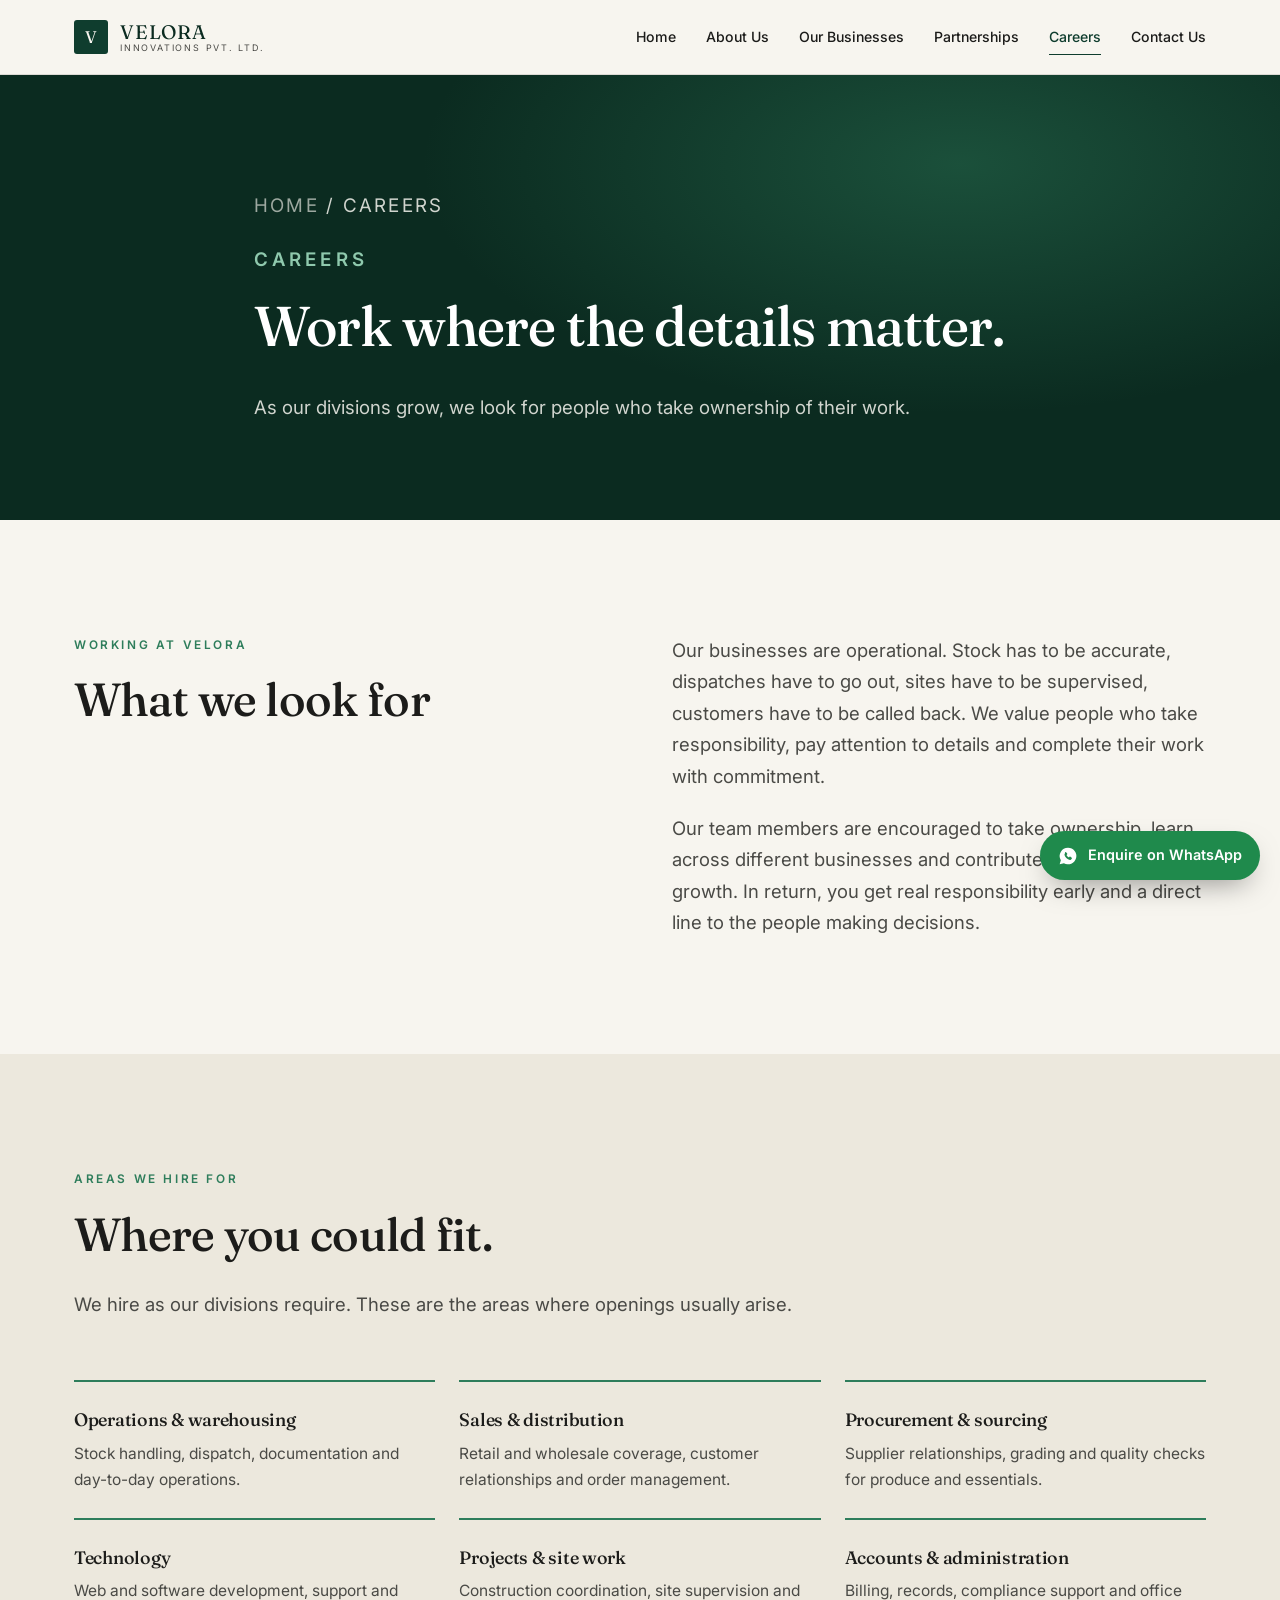
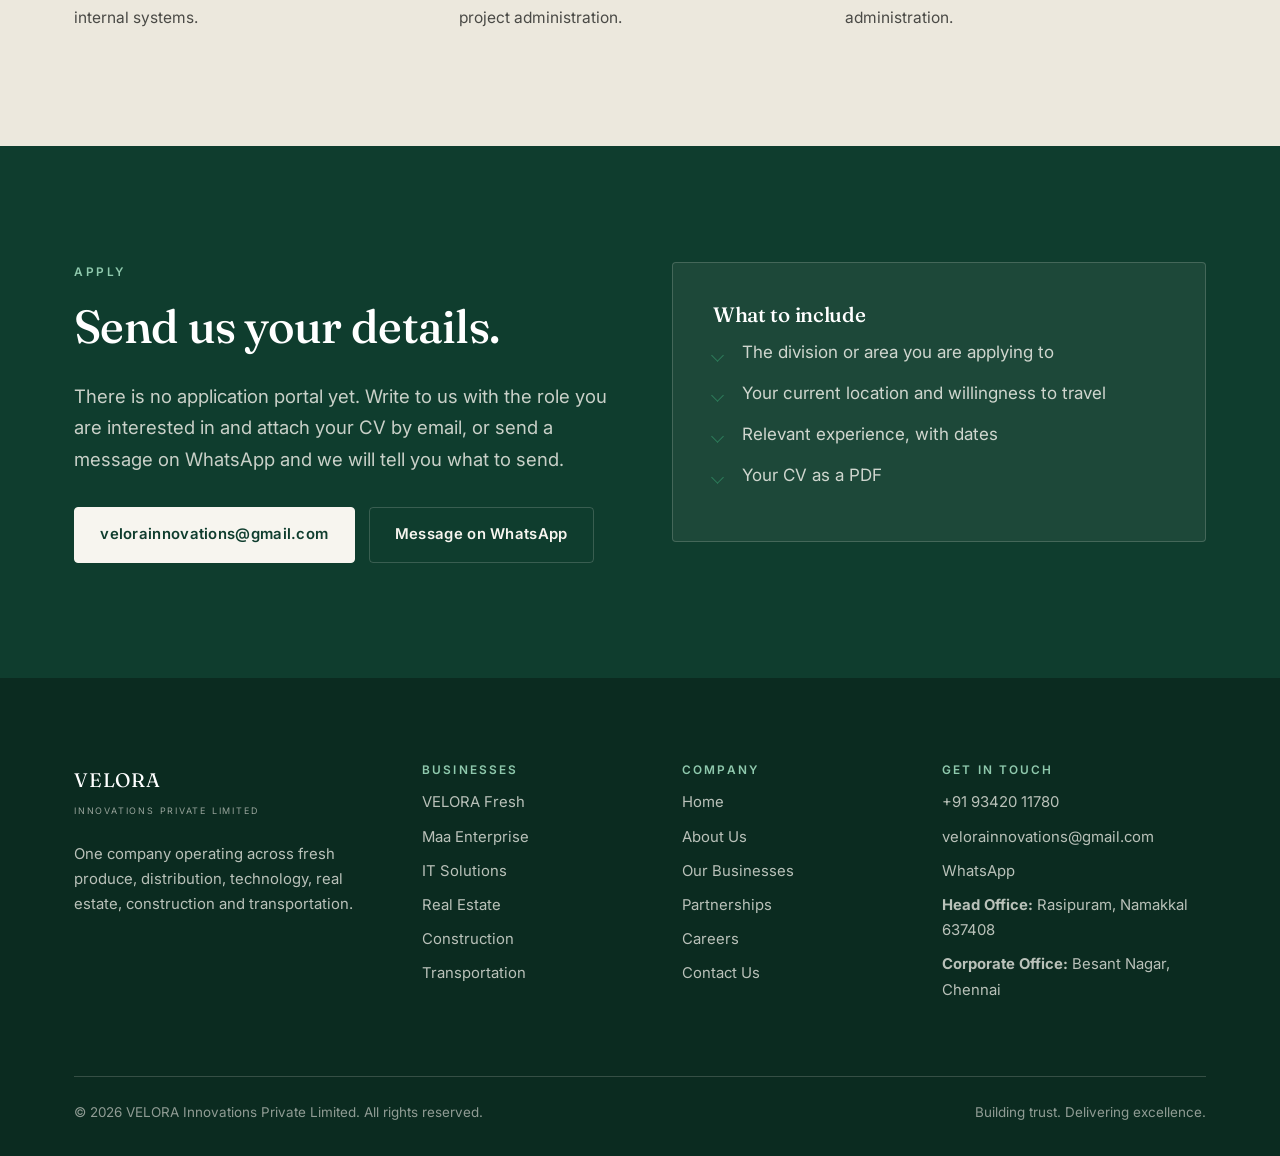
<file: careers.html>
<!doctype html>
<html lang="en">
<head>
  <meta charset="utf-8">
  <meta name="viewport" content="width=device-width, initial-scale=1">
  <title>Careers — VELORA Innovations Private Limited</title>
  <meta name="description" content="Career opportunities at VELORA Innovations across operations, distribution, procurement, technology, projects and administration.">
  <link rel="preconnect" href="https://fonts.googleapis.com">
  <link rel="preconnect" href="https://fonts.gstatic.com" crossorigin>
  <link href="https://fonts.googleapis.com/css2?family=Fraunces:opsz,wght@9..144,400;9..144,500;9..144,600&family=Inter:wght@400;500;600&display=swap" rel="stylesheet">
  <link rel="stylesheet" href="assets/css/site.css">
</head>
<body>
  <header class="site-header">
    <div class="wrap site-header__inner">
      <a class="brand" href="index.html">
        <span class="brand__mark">V</span>
        <span class="brand__text">
          <span class="brand__name">VELORA</span>
          <span class="brand__sub">Innovations Pvt. Ltd.</span>
        </span>
      </a>
      <nav class="nav" id="primary-nav" aria-label="Primary">
        <a href="index.html">Home</a>
        <a href="about.html">About Us</a>
        <a href="businesses.html">Our Businesses</a>
        <a href="partnerships.html">Partnerships</a>
        <a href="careers.html" aria-current="page">Careers</a>
        <a href="contact.html">Contact Us</a>
      </nav>
      <button class="nav-toggle" type="button" aria-label="Menu" aria-expanded="false" aria-controls="primary-nav"><span></span></button>
    </div>
  </header>

  <main>
    <section class="hero hero--page">
      <div class="wrap hero__inner">
        <p class="breadcrumb"><a href="index.html">Home</a> / Careers</p>
        <p class="eyebrow">Careers</p>
        <h1>Work where the details matter.</h1>
        <p>As our divisions grow, we look for people who take ownership of their work.</p>
      </div>
    </section>
    <section class="section">
      <div class="wrap split">
        <div class="reveal">
          <p class="eyebrow">Working at VELORA</p>
          <h2>What we look for</h2>
        </div>
        <div class="reveal">
          <p class="lede">Our businesses are operational. Stock has to be accurate, dispatches have to go out, sites have to be supervised, customers have to be called back. We value people who take responsibility, pay attention to details and complete their work with commitment.</p>
          <p class="lede">Our team members are encouraged to take ownership, learn across different businesses and contribute to the company's growth. In return, you get real responsibility early and a direct line to the people making decisions.</p>
        </div>
      </div>
    </section>

    <section class="section section--ivory-dark">
      <div class="wrap">
        <div class="section-head reveal">
          <p class="eyebrow">Areas we hire for</p>
          <h2>Where you could fit.</h2>
          <p class="lede">We hire as our divisions require. These are the areas where openings usually arise.</p>
        </div>
        <div class="grid grid--3">
          <div class="value reveal"><h3>Operations &amp; warehousing</h3><p>Stock handling, dispatch, documentation and day-to-day operations.</p></div>
          <div class="value reveal"><h3>Sales &amp; distribution</h3><p>Retail and wholesale coverage, customer relationships and order management.</p></div>
          <div class="value reveal"><h3>Procurement &amp; sourcing</h3><p>Supplier relationships, grading and quality checks for produce and essentials.</p></div>
          <div class="value reveal"><h3>Technology</h3><p>Web and software development, support and internal systems.</p></div>
          <div class="value reveal"><h3>Projects &amp; site work</h3><p>Construction coordination, site supervision and project administration.</p></div>
          <div class="value reveal"><h3>Accounts &amp; administration</h3><p>Billing, records, compliance support and office administration.</p></div>
        </div>
      </div>
    </section>

    <section class="section section--green">
      <div class="wrap split">
        <div class="reveal">
          <p class="eyebrow">Apply</p>
          <h2>Send us your details.</h2>
          <p class="lede">There is no application portal yet. Write to us with the role you are interested in and attach your CV by email, or send a message on WhatsApp and we will tell you what to send.</p>
          <div class="btn-row">
            <a class="btn btn--light" href="#" data-contact-email>Email us</a>
            <a class="btn btn--outline-light" href="#" data-wa-link data-wa-text="Hello VELORA, I would like to apply for a role.">Message on WhatsApp</a>
          </div>
        </div>
        <div class="panel reveal">
          <h3>What to include</h3>
          <ul class="list-check">
            <li>The division or area you are applying to</li>
            <li>Your current location and willingness to travel</li>
            <li>Relevant experience, with dates</li>
            <li>Your CV as a PDF</li>
          </ul>
        </div>
      </div>
    </section>

  </main>

  <footer class="site-footer">
    <div class="wrap">
      <div class="footer-grid">
        <div class="footer-brand">
          <span class="brand__name">VELORA</span><br>
          <span class="brand__sub">Innovations Private Limited</span>
          <p>One company operating across fresh produce, distribution, technology, real estate, construction and transportation.</p>
        </div>
        <div>
          <h4>Businesses</h4>
          <ul>
          <li><a href="businesses/velora-fresh.html">VELORA Fresh</a></li>
          <li><a href="businesses/maa-enterprise.html">Maa Enterprise</a></li>
          <li><a href="businesses/it-solutions.html">IT Solutions</a></li>
          <li><a href="businesses/real-estate.html">Real Estate</a></li>
          <li><a href="businesses/construction.html">Construction</a></li>
          <li><a href="businesses/transportation.html">Transportation</a></li>
          </ul>
        </div>
        <div>
          <h4>Company</h4>
          <ul>
          <li><a href="index.html">Home</a></li>
          <li><a href="about.html">About Us</a></li>
          <li><a href="businesses.html">Our Businesses</a></li>
          <li><a href="partnerships.html">Partnerships</a></li>
          <li><a href="careers.html">Careers</a></li>
          <li><a href="contact.html">Contact Us</a></li>
          </ul>
        </div>
        <div>
          <h4>Get in touch</h4>
          <ul>
            <li><a href="#" data-contact-phone>Phone</a></li>
            <li><a href="#" data-contact-email>Email</a></li>
            <li><a href="#" data-wa-link data-wa-text="Hello VELORA, I would like to make an enquiry.">WhatsApp</a></li>
            <li><strong>Head Office:</strong> <span data-contact-head-office></span></li>
            <li><strong>Corporate Office:</strong> <span data-contact-corporate-office></span></li>
          </ul>
        </div>
      </div>
      <div class="footer-bottom">
        <span>&copy; <span data-year>2026</span> VELORA Innovations Private Limited. All rights reserved.</span>
        <span>Building trust. Delivering excellence.</span>
      </div>
    </div>
  </footer>

  <a class="wa-float" href="#" data-wa-link data-wa-text="Hello VELORA, I would like to make an enquiry." aria-label="Enquire on WhatsApp">
    <svg viewBox="0 0 24 24" aria-hidden="true"><path fill="currentColor" d="M12 2a10 10 0 0 0-8.6 15.1L2 22l5.1-1.3A10 10 0 1 0 12 2z"/><path fill="#1f8a4c" d="M8.6 7.4c.3-.3.8-.3 1.1 0l1.3 1.6c.3.3.2.8-.1 1.1l-.7.6c.6 1.3 1.7 2.4 3 3l.6-.7c.3-.3.8-.4 1.1-.1l1.6 1.3c.3.3.3.8 0 1.1l-.8.8c-.6.6-1.5.8-2.3.5-2.6-.9-4.6-2.9-5.5-5.5-.3-.8-.1-1.7.5-2.3z"/></svg><span>Enquire on WhatsApp</span>
  </a>

  <script src="assets/js/site.js"></script>
</body>
</html>
</file>
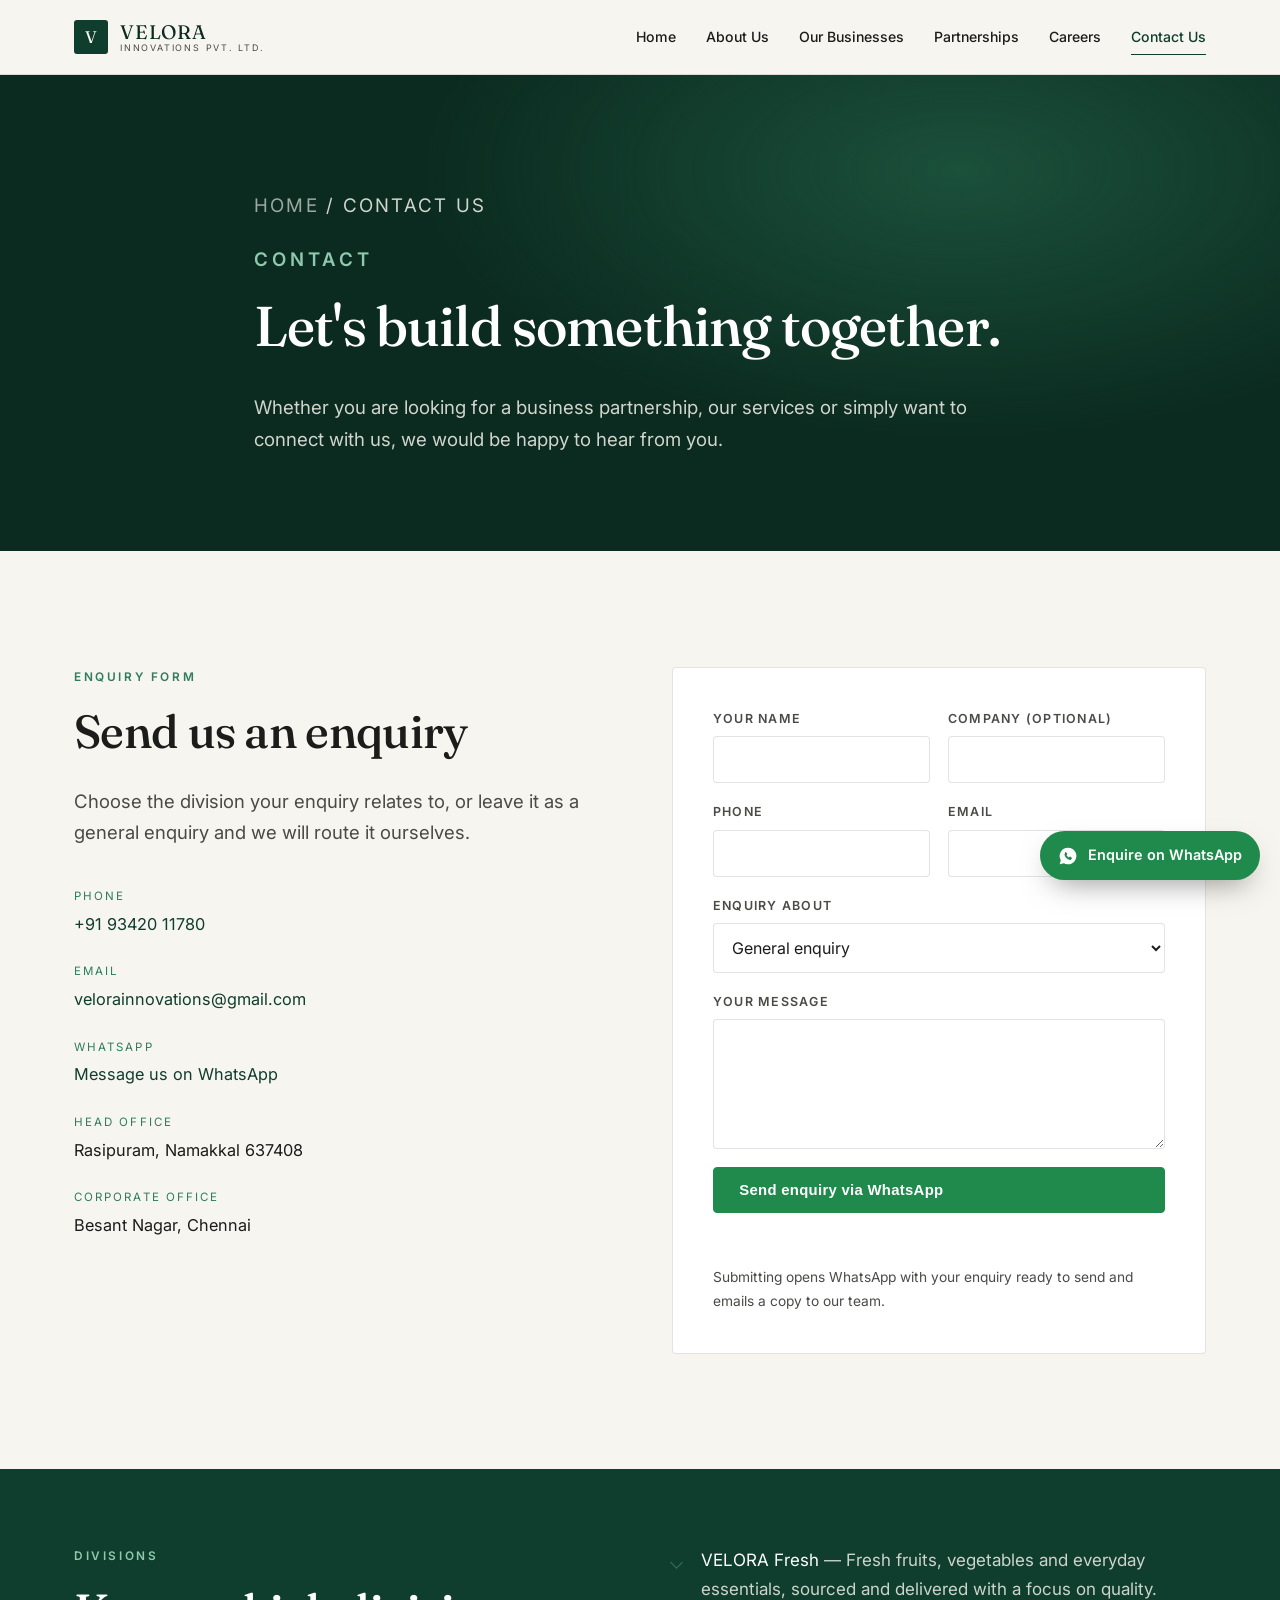
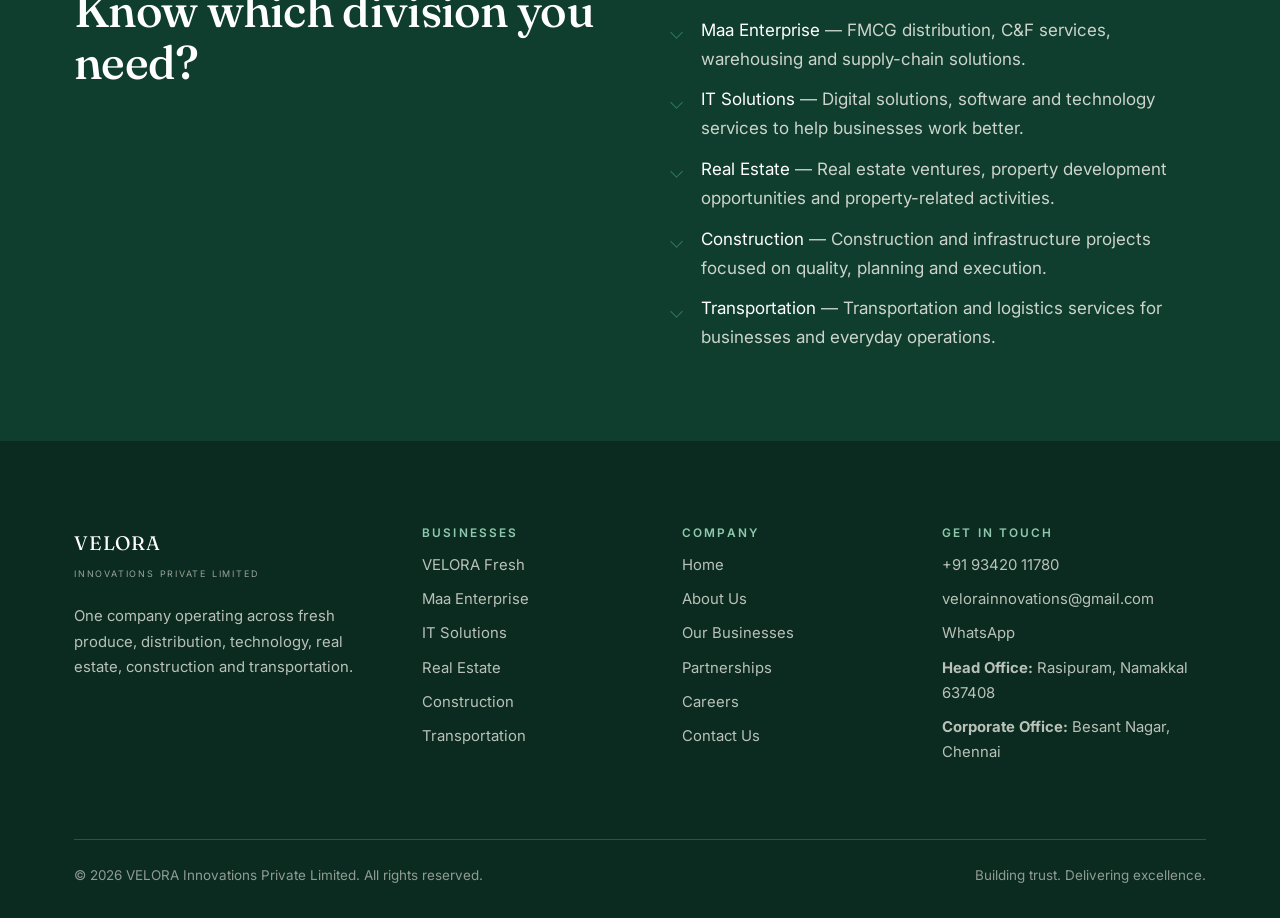
<file: contact.html>
<!doctype html>
<html lang="en">
<head>
  <meta charset="utf-8">
  <meta name="viewport" content="width=device-width, initial-scale=1">
  <title>Contact Us — VELORA Innovations Private Limited</title>
  <meta name="description" content="Contact VELORA Innovations Private Limited by enquiry form, phone, email or WhatsApp.">
  <link rel="preconnect" href="https://fonts.googleapis.com">
  <link rel="preconnect" href="https://fonts.gstatic.com" crossorigin>
  <link href="https://fonts.googleapis.com/css2?family=Fraunces:opsz,wght@9..144,400;9..144,500;9..144,600&family=Inter:wght@400;500;600&display=swap" rel="stylesheet">
  <link rel="stylesheet" href="assets/css/site.css">
</head>
<body>
  <header class="site-header">
    <div class="wrap site-header__inner">
      <a class="brand" href="index.html">
        <span class="brand__mark">V</span>
        <span class="brand__text">
          <span class="brand__name">VELORA</span>
          <span class="brand__sub">Innovations Pvt. Ltd.</span>
        </span>
      </a>
      <nav class="nav" id="primary-nav" aria-label="Primary">
        <a href="index.html">Home</a>
        <a href="about.html">About Us</a>
        <a href="businesses.html">Our Businesses</a>
        <a href="partnerships.html">Partnerships</a>
        <a href="careers.html">Careers</a>
        <a href="contact.html" aria-current="page">Contact Us</a>
      </nav>
      <button class="nav-toggle" type="button" aria-label="Menu" aria-expanded="false" aria-controls="primary-nav"><span></span></button>
    </div>
  </header>

  <main>
    <section class="hero hero--page">
      <div class="wrap hero__inner">
        <p class="breadcrumb"><a href="index.html">Home</a> / Contact Us</p>
        <p class="eyebrow">Contact</p>
        <h1>Let's build something together.</h1>
        <p>Whether you are looking for a business partnership, our services or simply want to connect with us, we would be happy to hear from you.</p>
      </div>
    </section>
    <section class="section">
      <div class="wrap split">
        <div class="reveal">
          <p class="eyebrow">Enquiry form</p>
          <h2>Send us an enquiry</h2>
          <p class="lede">Choose the division your enquiry relates to, or leave it as a general enquiry and we will route it ourselves.</p>
          <dl class="dl-contact" style="margin-top:2.4rem">
            <dt>Phone</dt>
            <dd><a href="#" data-contact-phone>Phone</a></dd>
            <dt>Email</dt>
            <dd><a href="#" data-contact-email>Email</a></dd>
            <dt>WhatsApp</dt>
            <dd><a href="#" data-wa-link data-wa-text="Hello VELORA, I would like to make an enquiry.">Message us on WhatsApp</a></dd>
            <dt>Head office</dt>
            <dd data-contact-head-office>Rasipuram, Namakkal</dd>
            <dt>Corporate office</dt>
            <dd data-contact-corporate-office>Besant Nagar, Chennai</dd>
          </dl>
        </div>
        <div class="reveal">
      <div class="panel">
        <form id="enquiry-form" novalidate>
          <div class="form-grid">
            <div class="field">
              <label for="f-name">Your name</label>
              <input id="f-name" name="name" type="text" autocomplete="name" required>
            </div>
            <div class="field">
              <label for="f-company">Company (optional)</label>
              <input id="f-company" name="company" type="text" autocomplete="organization">
            </div>
            <div class="field">
              <label for="f-phone">Phone</label>
              <input id="f-phone" name="phone" type="tel" autocomplete="tel" required>
            </div>
            <div class="field">
              <label for="f-email">Email</label>
              <input id="f-email" name="email" type="email" autocomplete="email">
            </div>
            <div class="field field--full">
              <label for="f-division">Enquiry about</label>
              <select id="f-division" name="division">
                <option value="General enquiry">General enquiry</option>
              <option value="VELORA Fresh">VELORA Fresh</option>
              <option value="Maa Enterprise">Maa Enterprise</option>
              <option value="IT Solutions">IT Solutions</option>
              <option value="Real Estate">Real Estate</option>
              <option value="Construction">Construction</option>
              <option value="Transportation">Transportation</option>
                <option value="Partnership">Partnership</option>
                <option value="Careers">Careers</option>
              </select>
            </div>
            <div class="field field--full">
              <label for="f-message">Your message</label>
              <textarea id="f-message" name="message" required></textarea>
            </div>
            <div class="field field--full">
              <button class="btn btn--wa" type="submit">Send enquiry via WhatsApp</button>
            </div>
          </div>
          <p class="form-status" id="form-status" role="status"></p>
          <p class="form-note">Submitting opens WhatsApp with your enquiry ready to send and emails a copy to our team.</p>
        </form>
      </div>

        </div>
      </div>
    </section>

    <section class="section section--green section--tight">
      <div class="wrap split">
        <div class="reveal">
          <p class="eyebrow">Divisions</p>
          <h2>Know which division you need?</h2>
        </div>
        <div class="reveal">
          <ul class="list-check">
            <li><a href="businesses/velora-fresh.html">VELORA Fresh</a> &mdash; Fresh fruits, vegetables and everyday essentials, sourced and delivered with a focus on quality.</li>
            <li><a href="businesses/maa-enterprise.html">Maa Enterprise</a> &mdash; FMCG distribution, C&amp;F services, warehousing and supply-chain solutions.</li>
            <li><a href="businesses/it-solutions.html">IT Solutions</a> &mdash; Digital solutions, software and technology services to help businesses work better.</li>
            <li><a href="businesses/real-estate.html">Real Estate</a> &mdash; Real estate ventures, property development opportunities and property-related activities.</li>
            <li><a href="businesses/construction.html">Construction</a> &mdash; Construction and infrastructure projects focused on quality, planning and execution.</li>
            <li><a href="businesses/transportation.html">Transportation</a> &mdash; Transportation and logistics services for businesses and everyday operations.</li>
          </ul>
        </div>
      </div>
    </section>

  </main>

  <footer class="site-footer">
    <div class="wrap">
      <div class="footer-grid">
        <div class="footer-brand">
          <span class="brand__name">VELORA</span><br>
          <span class="brand__sub">Innovations Private Limited</span>
          <p>One company operating across fresh produce, distribution, technology, real estate, construction and transportation.</p>
        </div>
        <div>
          <h4>Businesses</h4>
          <ul>
          <li><a href="businesses/velora-fresh.html">VELORA Fresh</a></li>
          <li><a href="businesses/maa-enterprise.html">Maa Enterprise</a></li>
          <li><a href="businesses/it-solutions.html">IT Solutions</a></li>
          <li><a href="businesses/real-estate.html">Real Estate</a></li>
          <li><a href="businesses/construction.html">Construction</a></li>
          <li><a href="businesses/transportation.html">Transportation</a></li>
          </ul>
        </div>
        <div>
          <h4>Company</h4>
          <ul>
          <li><a href="index.html">Home</a></li>
          <li><a href="about.html">About Us</a></li>
          <li><a href="businesses.html">Our Businesses</a></li>
          <li><a href="partnerships.html">Partnerships</a></li>
          <li><a href="careers.html">Careers</a></li>
          <li><a href="contact.html">Contact Us</a></li>
          </ul>
        </div>
        <div>
          <h4>Get in touch</h4>
          <ul>
            <li><a href="#" data-contact-phone>Phone</a></li>
            <li><a href="#" data-contact-email>Email</a></li>
            <li><a href="#" data-wa-link data-wa-text="Hello VELORA, I would like to make an enquiry.">WhatsApp</a></li>
            <li><strong>Head Office:</strong> <span data-contact-head-office></span></li>
            <li><strong>Corporate Office:</strong> <span data-contact-corporate-office></span></li>
          </ul>
        </div>
      </div>
      <div class="footer-bottom">
        <span>&copy; <span data-year>2026</span> VELORA Innovations Private Limited. All rights reserved.</span>
        <span>Building trust. Delivering excellence.</span>
      </div>
    </div>
  </footer>

  <a class="wa-float" href="#" data-wa-link data-wa-text="Hello VELORA, I would like to make an enquiry." aria-label="Enquire on WhatsApp">
    <svg viewBox="0 0 24 24" aria-hidden="true"><path fill="currentColor" d="M12 2a10 10 0 0 0-8.6 15.1L2 22l5.1-1.3A10 10 0 1 0 12 2z"/><path fill="#1f8a4c" d="M8.6 7.4c.3-.3.8-.3 1.1 0l1.3 1.6c.3.3.2.8-.1 1.1l-.7.6c.6 1.3 1.7 2.4 3 3l.6-.7c.3-.3.8-.4 1.1-.1l1.6 1.3c.3.3.3.8 0 1.1l-.8.8c-.6.6-1.5.8-2.3.5-2.6-.9-4.6-2.9-5.5-5.5-.3-.8-.1-1.7.5-2.3z"/></svg><span>Enquire on WhatsApp</span>
  </a>

  <script src="assets/js/site.js"></script>
</body>
</html>
</file>
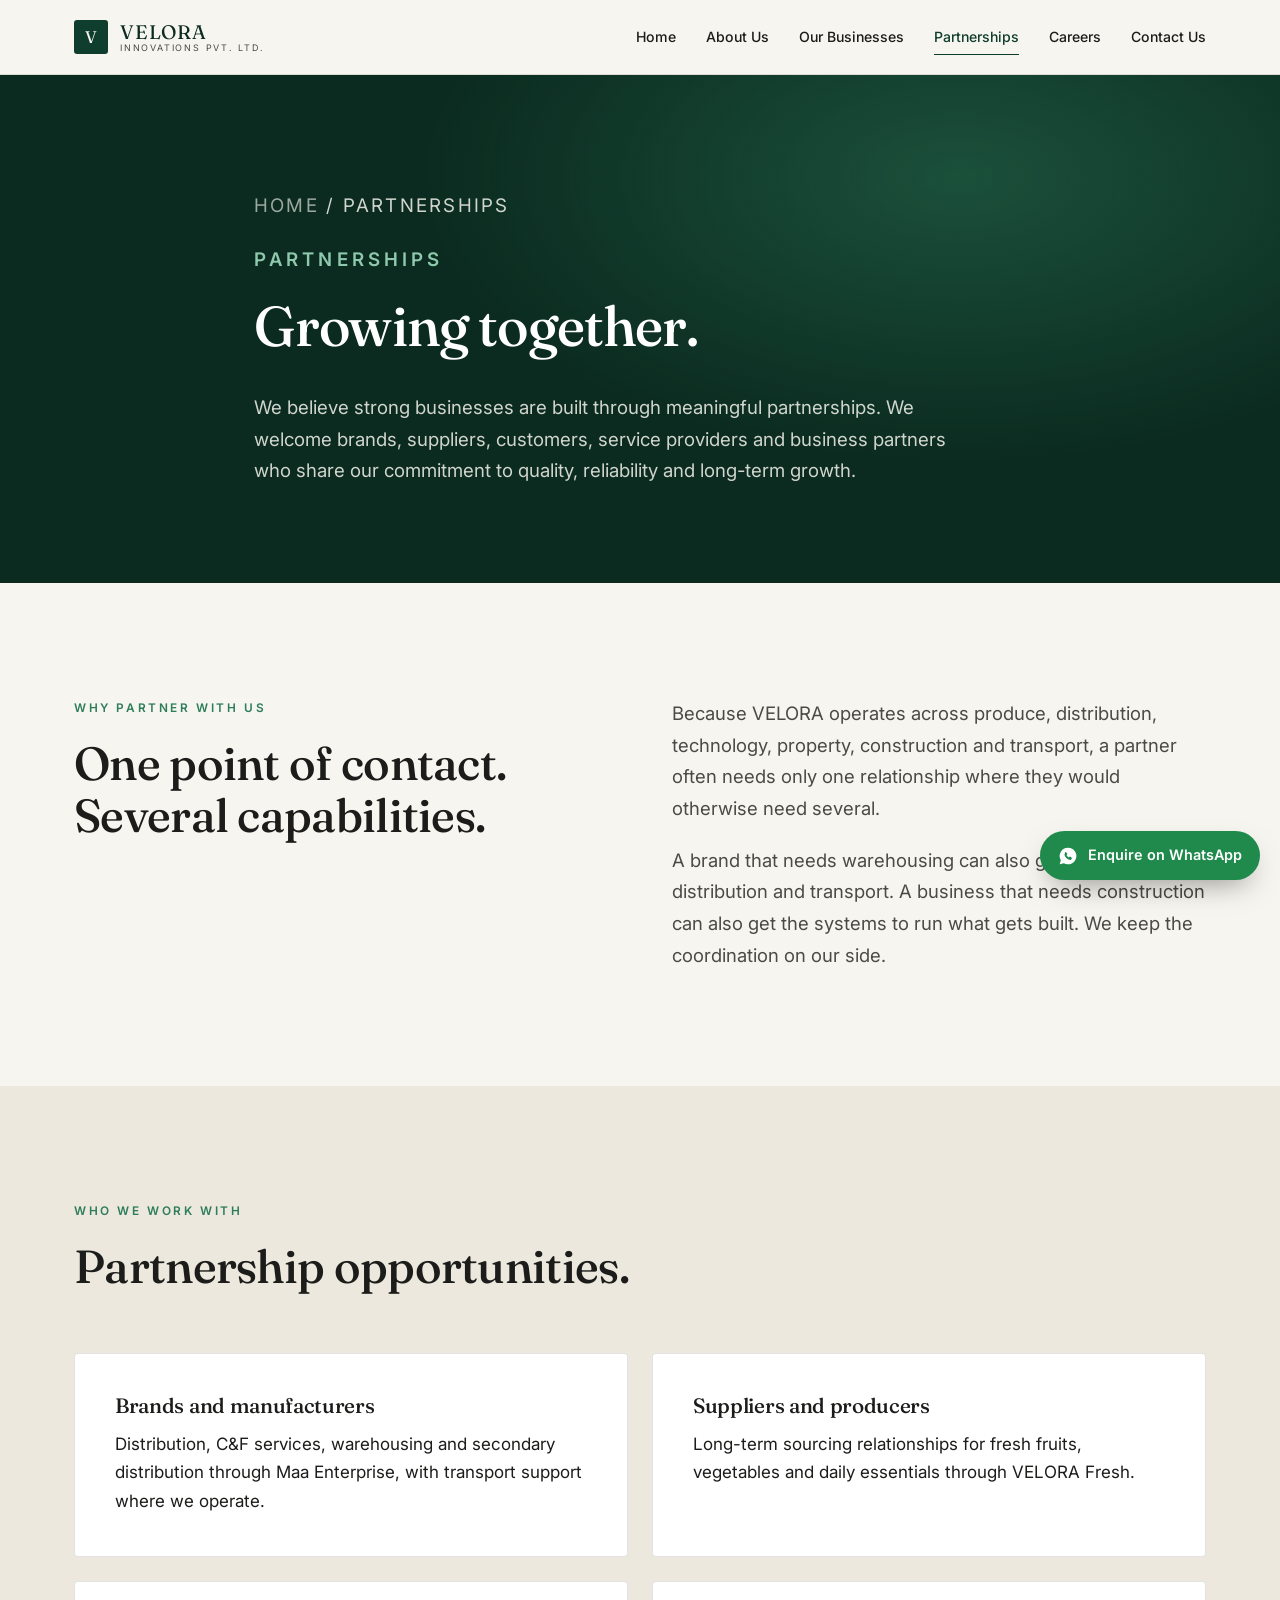
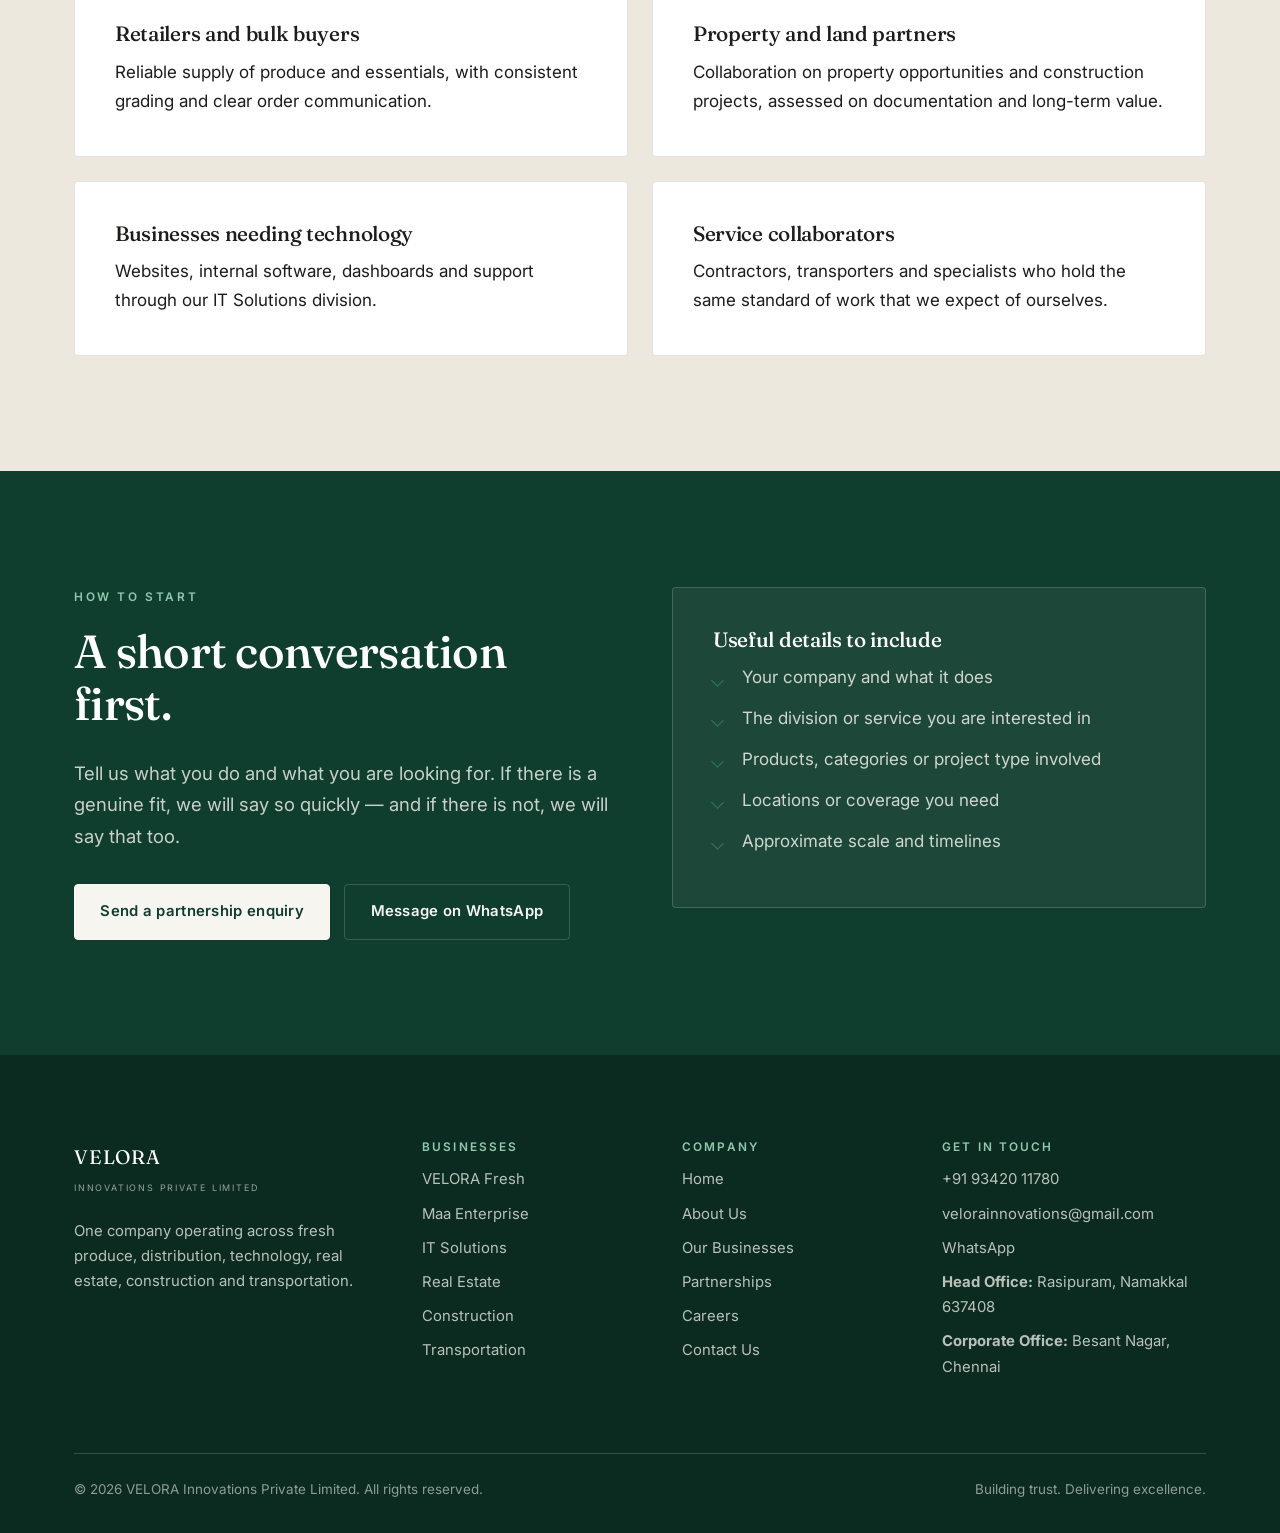
<file: partnerships.html>
<!doctype html>
<html lang="en">
<head>
  <meta charset="utf-8">
  <meta name="viewport" content="width=device-width, initial-scale=1">
  <title>Partnerships — VELORA Innovations Private Limited</title>
  <meta name="description" content="Partnership opportunities with VELORA Innovations for brands, suppliers, retailers, property partners and service collaborators.">
  <link rel="preconnect" href="https://fonts.googleapis.com">
  <link rel="preconnect" href="https://fonts.gstatic.com" crossorigin>
  <link href="https://fonts.googleapis.com/css2?family=Fraunces:opsz,wght@9..144,400;9..144,500;9..144,600&family=Inter:wght@400;500;600&display=swap" rel="stylesheet">
  <link rel="stylesheet" href="assets/css/site.css">
</head>
<body>
  <header class="site-header">
    <div class="wrap site-header__inner">
      <a class="brand" href="index.html">
        <span class="brand__mark">V</span>
        <span class="brand__text">
          <span class="brand__name">VELORA</span>
          <span class="brand__sub">Innovations Pvt. Ltd.</span>
        </span>
      </a>
      <nav class="nav" id="primary-nav" aria-label="Primary">
        <a href="index.html">Home</a>
        <a href="about.html">About Us</a>
        <a href="businesses.html">Our Businesses</a>
        <a href="partnerships.html" aria-current="page">Partnerships</a>
        <a href="careers.html">Careers</a>
        <a href="contact.html">Contact Us</a>
      </nav>
      <button class="nav-toggle" type="button" aria-label="Menu" aria-expanded="false" aria-controls="primary-nav"><span></span></button>
    </div>
  </header>

  <main>
    <section class="hero hero--page">
      <div class="wrap hero__inner">
        <p class="breadcrumb"><a href="index.html">Home</a> / Partnerships</p>
        <p class="eyebrow">Partnerships</p>
        <h1>Growing together.</h1>
        <p>We believe strong businesses are built through meaningful partnerships. We welcome brands, suppliers, customers, service providers and business partners who share our commitment to quality, reliability and long-term growth.</p>
      </div>
    </section>
    <section class="section">
      <div class="wrap split">
        <div class="reveal">
          <p class="eyebrow">Why partner with us</p>
          <h2>One point of contact. Several capabilities.</h2>
        </div>
        <div class="reveal">
          <p class="lede">Because VELORA operates across produce, distribution, technology, property, construction and transport, a partner often needs only one relationship where they would otherwise need several.</p>
          <p class="lede">A brand that needs warehousing can also get secondary distribution and transport. A business that needs construction can also get the systems to run what gets built. We keep the coordination on our side.</p>
        </div>
      </div>
    </section>

    <section class="section section--ivory-dark">
      <div class="wrap">
        <div class="section-head reveal">
          <p class="eyebrow">Who we work with</p>
          <h2>Partnership opportunities.</h2>
        </div>
        <div class="grid grid--2">
          <div class="panel reveal">
            <h3>Brands and manufacturers</h3>
            <p>Distribution, C&amp;F services, warehousing and secondary distribution through Maa Enterprise, with transport support where we operate.</p>
          </div>
          <div class="panel reveal">
            <h3>Suppliers and producers</h3>
            <p>Long-term sourcing relationships for fresh fruits, vegetables and daily essentials through VELORA Fresh.</p>
          </div>
          <div class="panel reveal">
            <h3>Retailers and bulk buyers</h3>
            <p>Reliable supply of produce and essentials, with consistent grading and clear order communication.</p>
          </div>
          <div class="panel reveal">
            <h3>Property and land partners</h3>
            <p>Collaboration on property opportunities and construction projects, assessed on documentation and long-term value.</p>
          </div>
          <div class="panel reveal">
            <h3>Businesses needing technology</h3>
            <p>Websites, internal software, dashboards and support through our IT Solutions division.</p>
          </div>
          <div class="panel reveal">
            <h3>Service collaborators</h3>
            <p>Contractors, transporters and specialists who hold the same standard of work that we expect of ourselves.</p>
          </div>
        </div>
      </div>
    </section>

    <section class="section section--green">
      <div class="wrap split">
        <div class="reveal">
          <p class="eyebrow">How to start</p>
          <h2>A short conversation first.</h2>
          <p class="lede">Tell us what you do and what you are looking for. If there is a genuine fit, we will say so quickly &mdash; and if there is not, we will say that too.</p>
          <div class="btn-row">
            <a class="btn btn--light" href="contact.html?division=Partnership">Send a partnership enquiry</a>
            <a class="btn btn--outline-light" href="#" data-wa-link data-wa-text="Hello VELORA, I would like to discuss a partnership.">Message on WhatsApp</a>
          </div>
        </div>
        <div class="panel reveal">
          <h3>Useful details to include</h3>
          <ul class="list-check">
            <li>Your company and what it does</li>
            <li>The division or service you are interested in</li>
            <li>Products, categories or project type involved</li>
            <li>Locations or coverage you need</li>
            <li>Approximate scale and timelines</li>
          </ul>
        </div>
      </div>
    </section>

  </main>

  <footer class="site-footer">
    <div class="wrap">
      <div class="footer-grid">
        <div class="footer-brand">
          <span class="brand__name">VELORA</span><br>
          <span class="brand__sub">Innovations Private Limited</span>
          <p>One company operating across fresh produce, distribution, technology, real estate, construction and transportation.</p>
        </div>
        <div>
          <h4>Businesses</h4>
          <ul>
          <li><a href="businesses/velora-fresh.html">VELORA Fresh</a></li>
          <li><a href="businesses/maa-enterprise.html">Maa Enterprise</a></li>
          <li><a href="businesses/it-solutions.html">IT Solutions</a></li>
          <li><a href="businesses/real-estate.html">Real Estate</a></li>
          <li><a href="businesses/construction.html">Construction</a></li>
          <li><a href="businesses/transportation.html">Transportation</a></li>
          </ul>
        </div>
        <div>
          <h4>Company</h4>
          <ul>
          <li><a href="index.html">Home</a></li>
          <li><a href="about.html">About Us</a></li>
          <li><a href="businesses.html">Our Businesses</a></li>
          <li><a href="partnerships.html">Partnerships</a></li>
          <li><a href="careers.html">Careers</a></li>
          <li><a href="contact.html">Contact Us</a></li>
          </ul>
        </div>
        <div>
          <h4>Get in touch</h4>
          <ul>
            <li><a href="#" data-contact-phone>Phone</a></li>
            <li><a href="#" data-contact-email>Email</a></li>
            <li><a href="#" data-wa-link data-wa-text="Hello VELORA, I would like to make an enquiry.">WhatsApp</a></li>
            <li><strong>Head Office:</strong> <span data-contact-head-office></span></li>
            <li><strong>Corporate Office:</strong> <span data-contact-corporate-office></span></li>
          </ul>
        </div>
      </div>
      <div class="footer-bottom">
        <span>&copy; <span data-year>2026</span> VELORA Innovations Private Limited. All rights reserved.</span>
        <span>Building trust. Delivering excellence.</span>
      </div>
    </div>
  </footer>

  <a class="wa-float" href="#" data-wa-link data-wa-text="Hello VELORA, I would like to make an enquiry." aria-label="Enquire on WhatsApp">
    <svg viewBox="0 0 24 24" aria-hidden="true"><path fill="currentColor" d="M12 2a10 10 0 0 0-8.6 15.1L2 22l5.1-1.3A10 10 0 1 0 12 2z"/><path fill="#1f8a4c" d="M8.6 7.4c.3-.3.8-.3 1.1 0l1.3 1.6c.3.3.2.8-.1 1.1l-.7.6c.6 1.3 1.7 2.4 3 3l.6-.7c.3-.3.8-.4 1.1-.1l1.6 1.3c.3.3.3.8 0 1.1l-.8.8c-.6.6-1.5.8-2.3.5-2.6-.9-4.6-2.9-5.5-5.5-.3-.8-.1-1.7.5-2.3z"/></svg><span>Enquire on WhatsApp</span>
  </a>

  <script src="assets/js/site.js"></script>
</body>
</html>
</file>
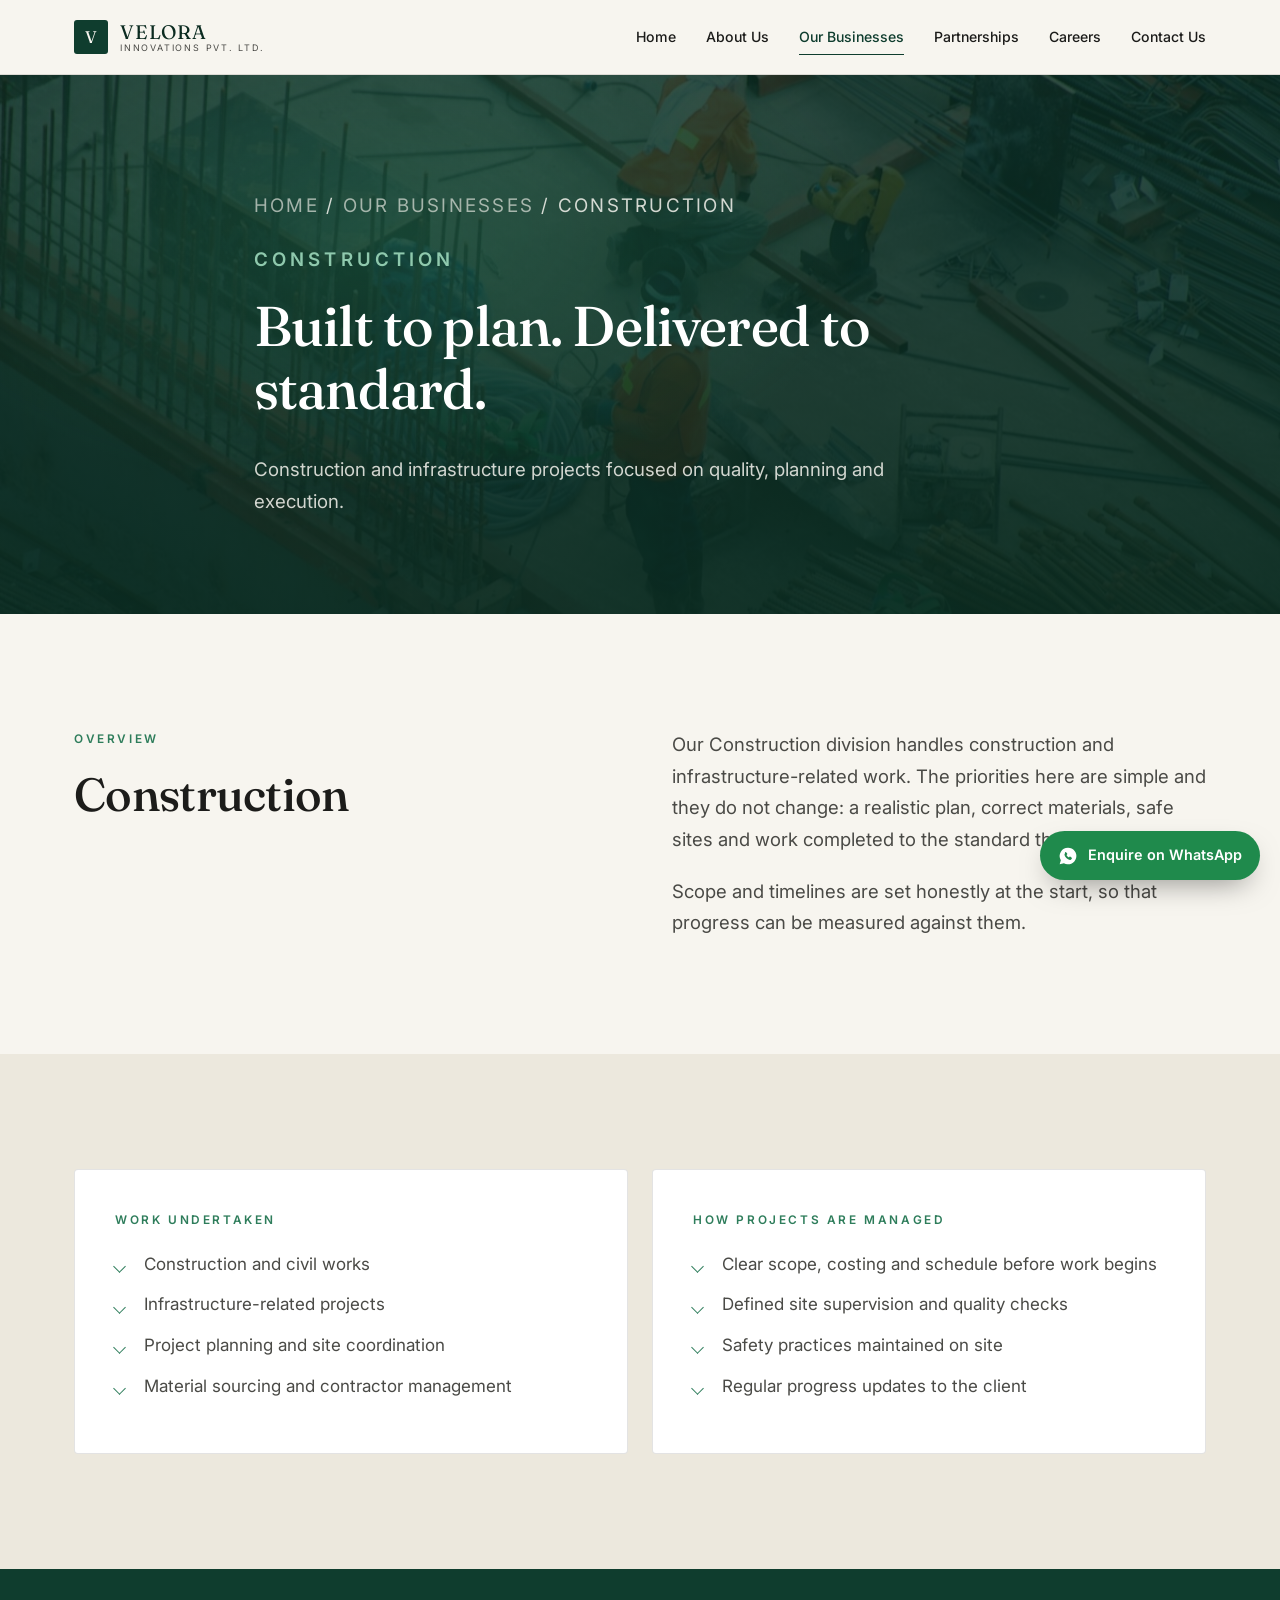
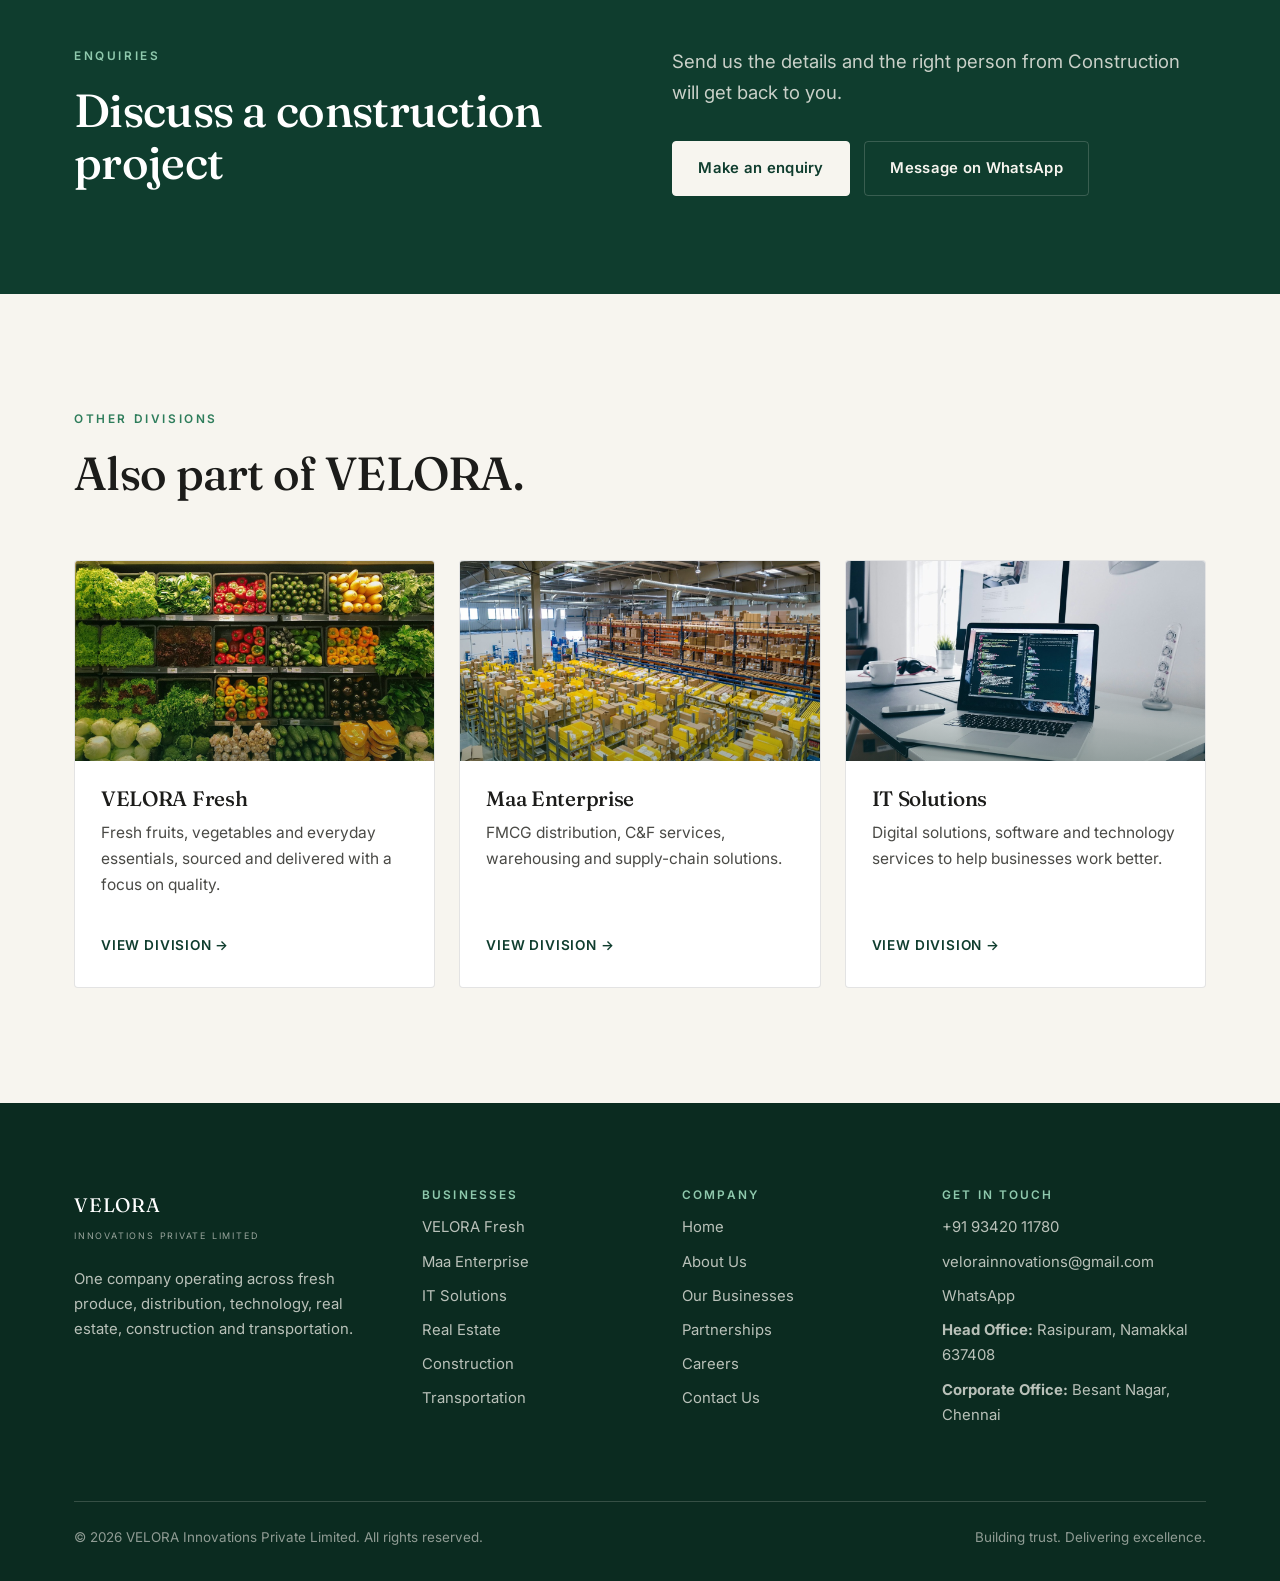
<file: businesses/construction.html>
<!doctype html>
<html lang="en">
<head>
  <meta charset="utf-8">
  <meta name="viewport" content="width=device-width, initial-scale=1">
  <title>Construction — VELORA Innovations Private Limited</title>
  <meta name="description" content="Construction and infrastructure projects focused on quality, planning and execution.">
  <link rel="preconnect" href="https://fonts.googleapis.com">
  <link rel="preconnect" href="https://fonts.gstatic.com" crossorigin>
  <link href="https://fonts.googleapis.com/css2?family=Fraunces:opsz,wght@9..144,400;9..144,500;9..144,600&family=Inter:wght@400;500;600&display=swap" rel="stylesheet">
  <link rel="stylesheet" href="../assets/css/site.css">
</head>
<body>
  <header class="site-header">
    <div class="wrap site-header__inner">
      <a class="brand" href="../index.html">
        <span class="brand__mark">V</span>
        <span class="brand__text">
          <span class="brand__name">VELORA</span>
          <span class="brand__sub">Innovations Pvt. Ltd.</span>
        </span>
      </a>
      <nav class="nav" id="primary-nav" aria-label="Primary">
        <a href="../index.html">Home</a>
        <a href="../about.html">About Us</a>
        <a href="../businesses.html" aria-current="page">Our Businesses</a>
        <a href="../partnerships.html">Partnerships</a>
        <a href="../careers.html">Careers</a>
        <a href="../contact.html">Contact Us</a>
      </nav>
      <button class="nav-toggle" type="button" aria-label="Menu" aria-expanded="false" aria-controls="primary-nav"><span></span></button>
    </div>
  </header>

  <main>
    <section class="hero hero--page hero--division hero--div-construction">
      <div class="wrap hero__inner">
        <p class="breadcrumb"><a href="../index.html">Home</a> / <a href="../businesses.html">Our Businesses</a> / Construction</p>
        <p class="eyebrow">Construction</p>
        <h1>Built to plan. Delivered to standard.</h1>
        <p>Construction and infrastructure projects focused on quality, planning and execution.</p>
      </div>
    </section>
    <section class="section">
      <div class="wrap split">
        <div class="reveal">
          <p class="eyebrow">Overview</p>
          <h2>Construction</h2>
        </div>
        <div class="reveal">
          <p class="lede">Our Construction division handles construction and infrastructure-related work. The priorities here are simple and they do not change: a realistic plan, correct materials, safe sites and work completed to the standard that was agreed.</p>
          <p class="lede">Scope and timelines are set honestly at the start, so that progress can be measured against them.</p>
        </div>
      </div>
    </section>

    <section class="section section--ivory-dark">
      <div class="wrap">
        <div class="grid grid--2">
          <div class="panel reveal">
            <p class="eyebrow">Work undertaken</p>
            <ul class="list-check">
              <li>Construction and civil works</li>
              <li>Infrastructure-related projects</li>
              <li>Project planning and site coordination</li>
              <li>Material sourcing and contractor management</li>
            </ul>
          </div>
          <div class="panel reveal">
            <p class="eyebrow">How projects are managed</p>
            <ul class="list-check">
              <li>Clear scope, costing and schedule before work begins</li>
              <li>Defined site supervision and quality checks</li>
              <li>Safety practices maintained on site</li>
              <li>Regular progress updates to the client</li>
            </ul>
          </div>
        </div>
      </div>
    </section>

    <section class="section section--green section--tight">
      <div class="wrap split">
        <div class="reveal">
          <p class="eyebrow">Enquiries</p>
          <h2>Discuss a construction project</h2>
        </div>
        <div class="reveal">
          <p class="lede">Send us the details and the right person from Construction will get back to you.</p>
          <div class="btn-row">
            <a class="btn btn--light" href="../contact.html?division=Construction">Make an enquiry</a>
            <a class="btn btn--outline-light" href="#" data-wa-link data-wa-text="Hello VELORA, I have an enquiry about Construction.">Message on WhatsApp</a>
          </div>
        </div>
      </div>
    </section>

    <section class="section">
      <div class="wrap">
        <div class="section-head reveal">
          <p class="eyebrow">Other divisions</p>
          <h2>Also part of VELORA.</h2>
        </div>
        <div class="grid grid--3">
        <a class="biz-card reveal" href="velora-fresh.html">
          <div class="biz-card__art biz-card__art--fresh"></div>
          <div class="biz-card__body">
            <h3>VELORA Fresh</h3>
            <p>Fresh fruits, vegetables and everyday essentials, sourced and delivered with a focus on quality.</p>
            <span class="biz-card__link">View division &rarr;</span>
          </div>
        </a>
        <a class="biz-card reveal" href="maa-enterprise.html">
          <div class="biz-card__art biz-card__art--maa"></div>
          <div class="biz-card__body">
            <h3>Maa Enterprise</h3>
            <p>FMCG distribution, C&amp;F services, warehousing and supply-chain solutions.</p>
            <span class="biz-card__link">View division &rarr;</span>
          </div>
        </a>
        <a class="biz-card reveal" href="it-solutions.html">
          <div class="biz-card__art biz-card__art--it"></div>
          <div class="biz-card__body">
            <h3>IT Solutions</h3>
            <p>Digital solutions, software and technology services to help businesses work better.</p>
            <span class="biz-card__link">View division &rarr;</span>
          </div>
        </a>
        </div>
      </div>
    </section>

  </main>

  <footer class="site-footer">
    <div class="wrap">
      <div class="footer-grid">
        <div class="footer-brand">
          <span class="brand__name">VELORA</span><br>
          <span class="brand__sub">Innovations Private Limited</span>
          <p>One company operating across fresh produce, distribution, technology, real estate, construction and transportation.</p>
        </div>
        <div>
          <h4>Businesses</h4>
          <ul>
          <li><a href="../businesses/velora-fresh.html">VELORA Fresh</a></li>
          <li><a href="../businesses/maa-enterprise.html">Maa Enterprise</a></li>
          <li><a href="../businesses/it-solutions.html">IT Solutions</a></li>
          <li><a href="../businesses/real-estate.html">Real Estate</a></li>
          <li><a href="../businesses/construction.html">Construction</a></li>
          <li><a href="../businesses/transportation.html">Transportation</a></li>
          </ul>
        </div>
        <div>
          <h4>Company</h4>
          <ul>
          <li><a href="../index.html">Home</a></li>
          <li><a href="../about.html">About Us</a></li>
          <li><a href="../businesses.html">Our Businesses</a></li>
          <li><a href="../partnerships.html">Partnerships</a></li>
          <li><a href="../careers.html">Careers</a></li>
          <li><a href="../contact.html">Contact Us</a></li>
          </ul>
        </div>
        <div>
          <h4>Get in touch</h4>
          <ul>
            <li><a href="#" data-contact-phone>Phone</a></li>
            <li><a href="#" data-contact-email>Email</a></li>
            <li><a href="#" data-wa-link data-wa-text="Hello VELORA, I would like to make an enquiry.">WhatsApp</a></li>
            <li><strong>Head Office:</strong> <span data-contact-head-office></span></li>
            <li><strong>Corporate Office:</strong> <span data-contact-corporate-office></span></li>
          </ul>
        </div>
      </div>
      <div class="footer-bottom">
        <span>&copy; <span data-year>2026</span> VELORA Innovations Private Limited. All rights reserved.</span>
        <span>Building trust. Delivering excellence.</span>
      </div>
    </div>
  </footer>

  <a class="wa-float" href="#" data-wa-link data-wa-text="Hello VELORA, I would like to make an enquiry." aria-label="Enquire on WhatsApp">
    <svg viewBox="0 0 24 24" aria-hidden="true"><path fill="currentColor" d="M12 2a10 10 0 0 0-8.6 15.1L2 22l5.1-1.3A10 10 0 1 0 12 2z"/><path fill="#1f8a4c" d="M8.6 7.4c.3-.3.8-.3 1.1 0l1.3 1.6c.3.3.2.8-.1 1.1l-.7.6c.6 1.3 1.7 2.4 3 3l.6-.7c.3-.3.8-.4 1.1-.1l1.6 1.3c.3.3.3.8 0 1.1l-.8.8c-.6.6-1.5.8-2.3.5-2.6-.9-4.6-2.9-5.5-5.5-.3-.8-.1-1.7.5-2.3z"/></svg><span>Enquire on WhatsApp</span>
  </a>

  <script src="../assets/js/site.js"></script>
</body>
</html>
</file>
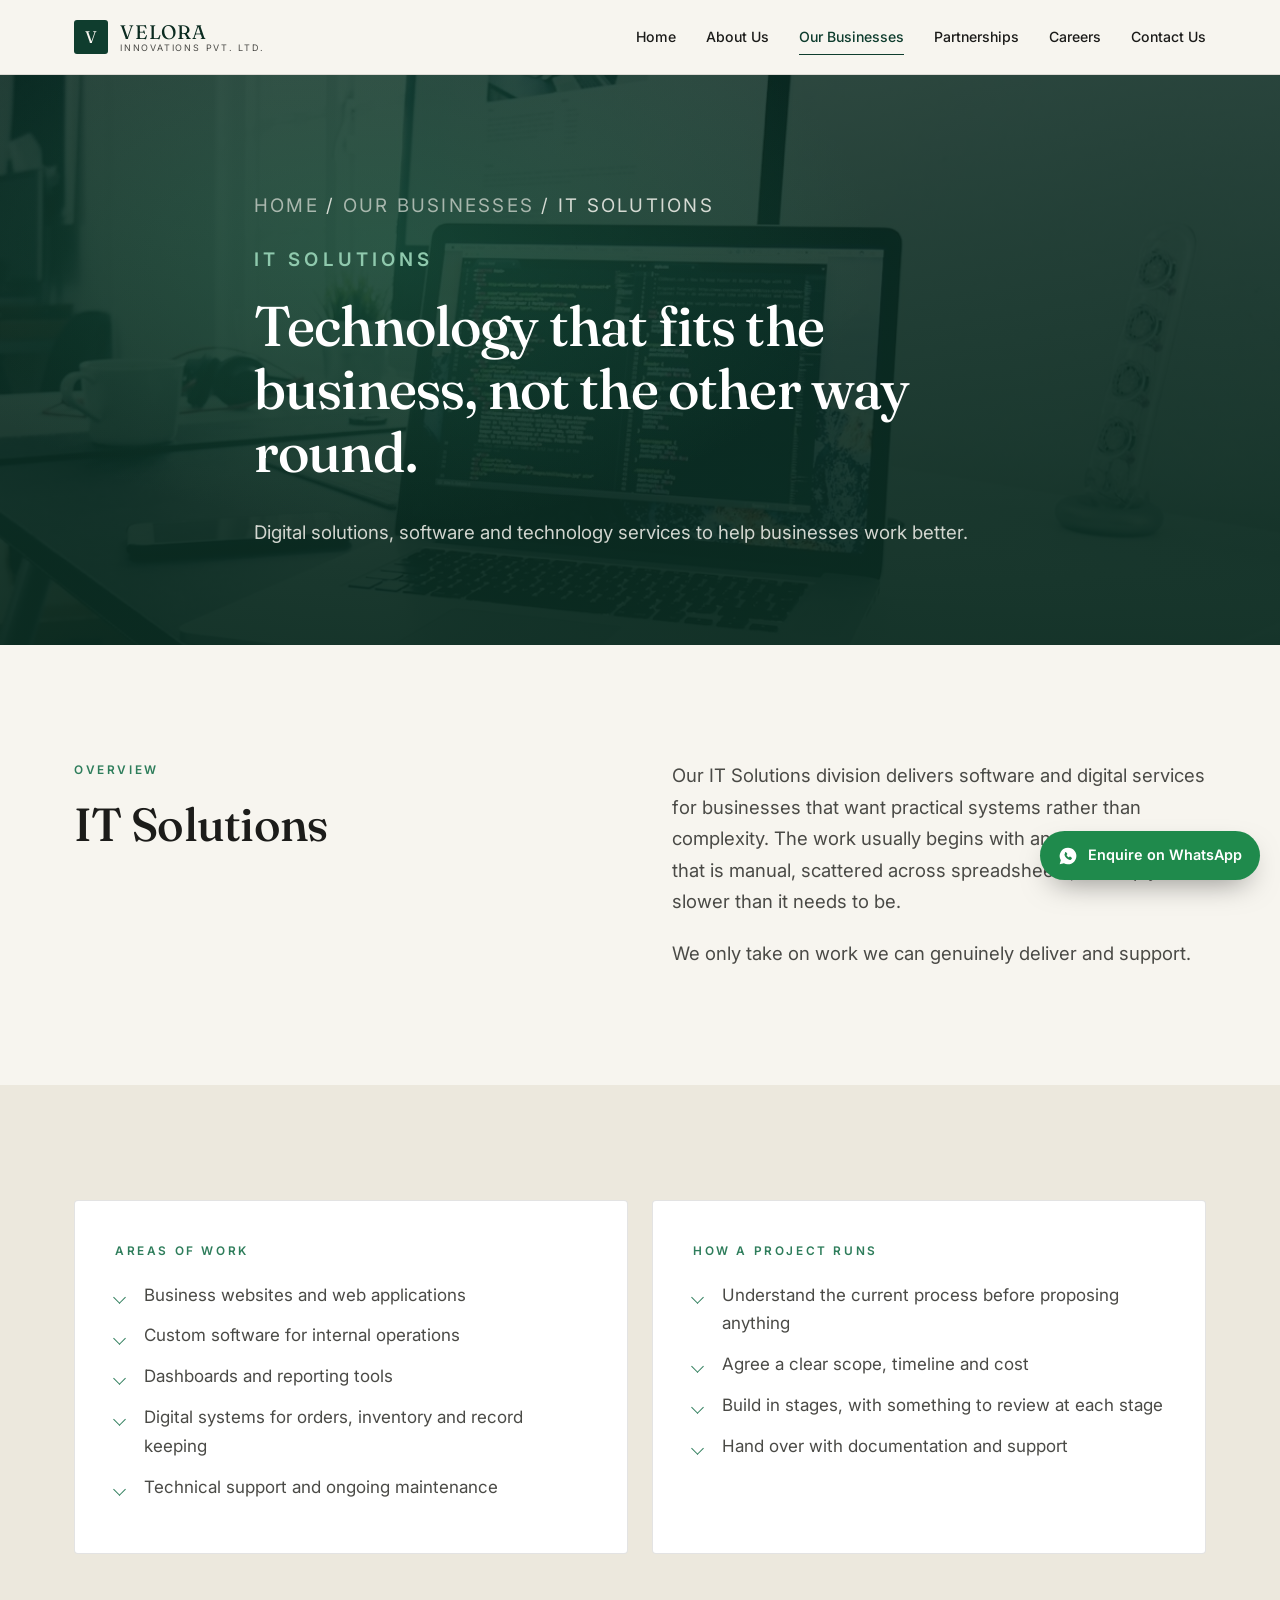
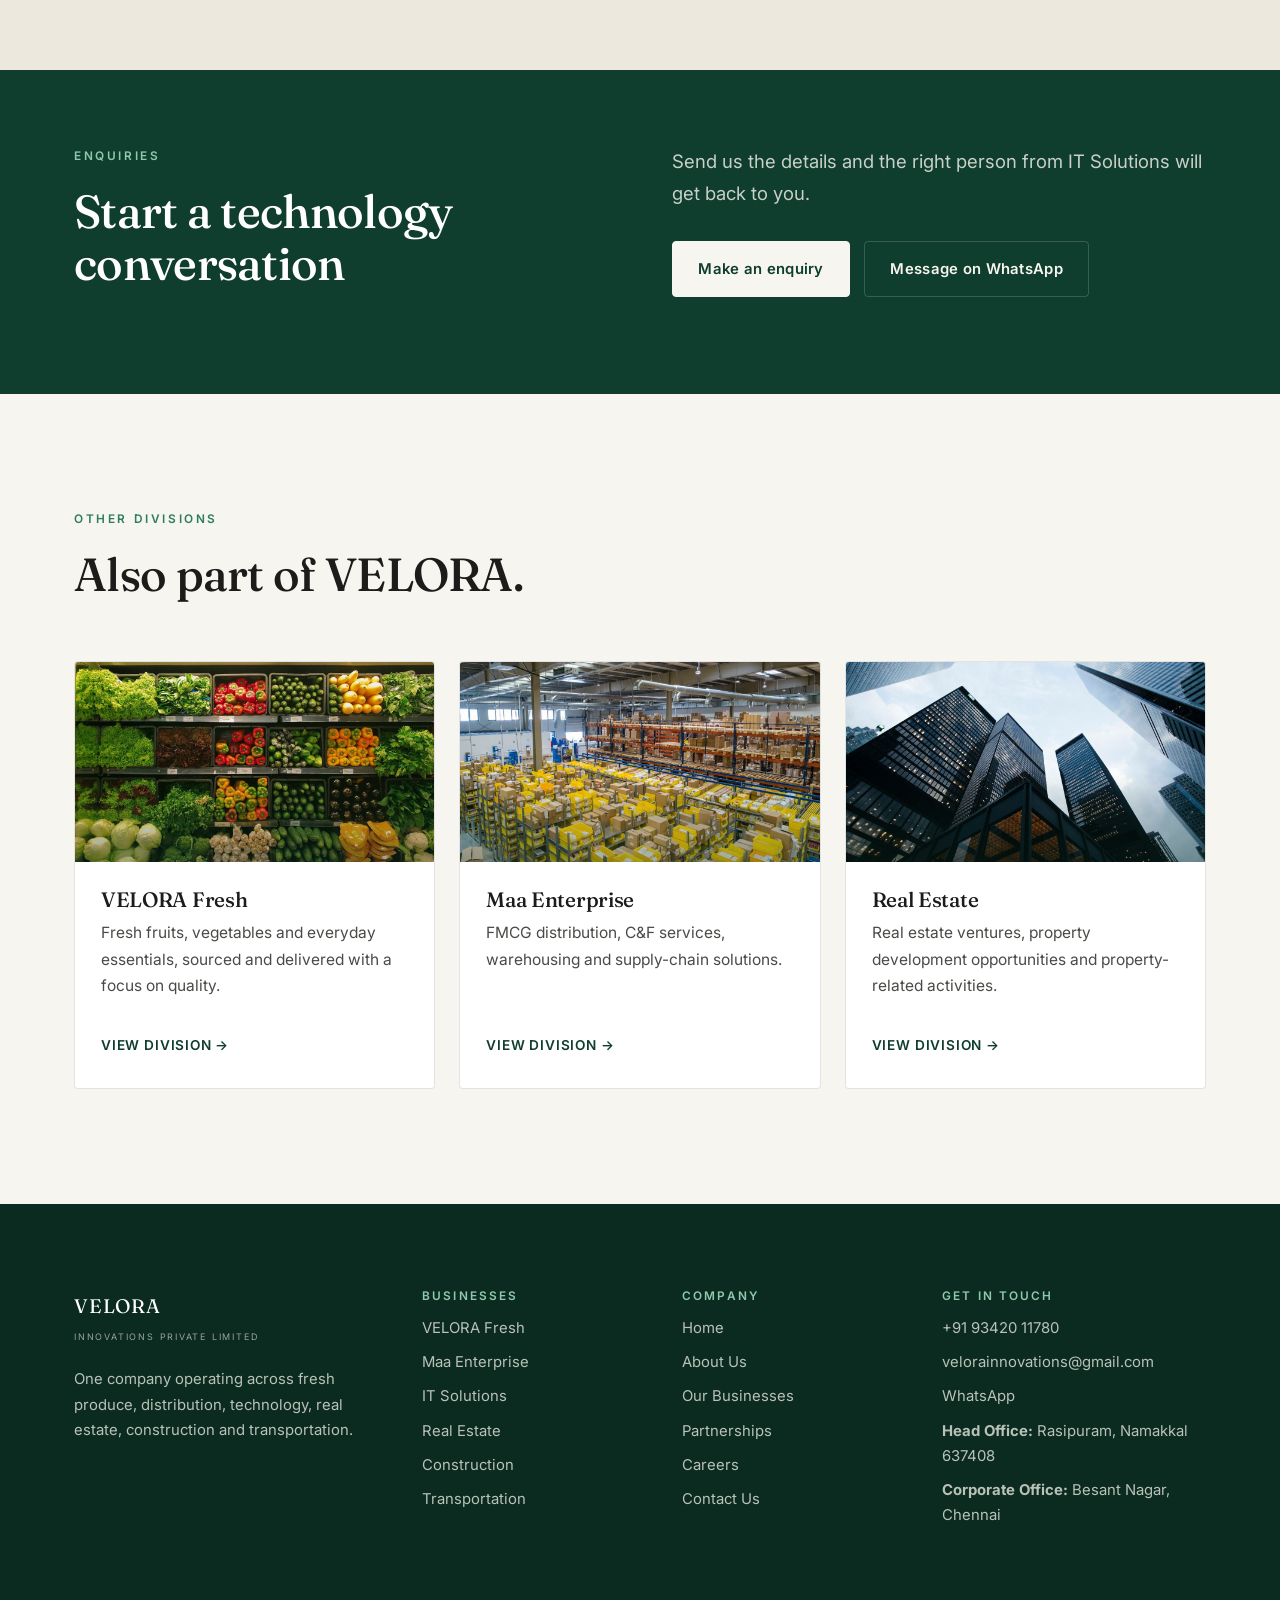
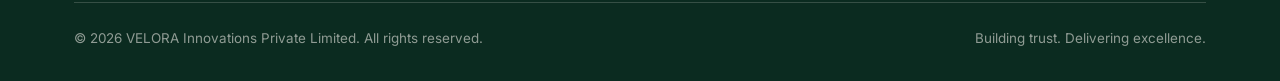
<file: businesses/it-solutions.html>
<!doctype html>
<html lang="en">
<head>
  <meta charset="utf-8">
  <meta name="viewport" content="width=device-width, initial-scale=1">
  <title>IT Solutions — VELORA Innovations Private Limited</title>
  <meta name="description" content="Digital solutions, software and technology services to help businesses work better.">
  <link rel="preconnect" href="https://fonts.googleapis.com">
  <link rel="preconnect" href="https://fonts.gstatic.com" crossorigin>
  <link href="https://fonts.googleapis.com/css2?family=Fraunces:opsz,wght@9..144,400;9..144,500;9..144,600&family=Inter:wght@400;500;600&display=swap" rel="stylesheet">
  <link rel="stylesheet" href="../assets/css/site.css">
</head>
<body>
  <header class="site-header">
    <div class="wrap site-header__inner">
      <a class="brand" href="../index.html">
        <span class="brand__mark">V</span>
        <span class="brand__text">
          <span class="brand__name">VELORA</span>
          <span class="brand__sub">Innovations Pvt. Ltd.</span>
        </span>
      </a>
      <nav class="nav" id="primary-nav" aria-label="Primary">
        <a href="../index.html">Home</a>
        <a href="../about.html">About Us</a>
        <a href="../businesses.html" aria-current="page">Our Businesses</a>
        <a href="../partnerships.html">Partnerships</a>
        <a href="../careers.html">Careers</a>
        <a href="../contact.html">Contact Us</a>
      </nav>
      <button class="nav-toggle" type="button" aria-label="Menu" aria-expanded="false" aria-controls="primary-nav"><span></span></button>
    </div>
  </header>

  <main>
    <section class="hero hero--page hero--division hero--div-it">
      <div class="wrap hero__inner">
        <p class="breadcrumb"><a href="../index.html">Home</a> / <a href="../businesses.html">Our Businesses</a> / IT Solutions</p>
        <p class="eyebrow">IT Solutions</p>
        <h1>Technology that fits the business, not the other way round.</h1>
        <p>Digital solutions, software and technology services to help businesses work better.</p>
      </div>
    </section>
    <section class="section">
      <div class="wrap split">
        <div class="reveal">
          <p class="eyebrow">Overview</p>
          <h2>IT Solutions</h2>
        </div>
        <div class="reveal">
          <p class="lede">Our IT Solutions division delivers software and digital services for businesses that want practical systems rather than complexity. The work usually begins with an existing process that is manual, scattered across spreadsheets, or simply slower than it needs to be.</p>
          <p class="lede">We only take on work we can genuinely deliver and support.</p>
        </div>
      </div>
    </section>

    <section class="section section--ivory-dark">
      <div class="wrap">
        <div class="grid grid--2">
          <div class="panel reveal">
            <p class="eyebrow">Areas of work</p>
            <ul class="list-check">
              <li>Business websites and web applications</li>
              <li>Custom software for internal operations</li>
              <li>Dashboards and reporting tools</li>
              <li>Digital systems for orders, inventory and record keeping</li>
              <li>Technical support and ongoing maintenance</li>
            </ul>
          </div>
          <div class="panel reveal">
            <p class="eyebrow">How a project runs</p>
            <ul class="list-check">
              <li>Understand the current process before proposing anything</li>
              <li>Agree a clear scope, timeline and cost</li>
              <li>Build in stages, with something to review at each stage</li>
              <li>Hand over with documentation and support</li>
            </ul>
          </div>
        </div>
      </div>
    </section>

    <section class="section section--green section--tight">
      <div class="wrap split">
        <div class="reveal">
          <p class="eyebrow">Enquiries</p>
          <h2>Start a technology conversation</h2>
        </div>
        <div class="reveal">
          <p class="lede">Send us the details and the right person from IT Solutions will get back to you.</p>
          <div class="btn-row">
            <a class="btn btn--light" href="../contact.html?division=IT%20Solutions">Make an enquiry</a>
            <a class="btn btn--outline-light" href="#" data-wa-link data-wa-text="Hello VELORA, I have an enquiry about IT Solutions.">Message on WhatsApp</a>
          </div>
        </div>
      </div>
    </section>

    <section class="section">
      <div class="wrap">
        <div class="section-head reveal">
          <p class="eyebrow">Other divisions</p>
          <h2>Also part of VELORA.</h2>
        </div>
        <div class="grid grid--3">
        <a class="biz-card reveal" href="velora-fresh.html">
          <div class="biz-card__art biz-card__art--fresh"></div>
          <div class="biz-card__body">
            <h3>VELORA Fresh</h3>
            <p>Fresh fruits, vegetables and everyday essentials, sourced and delivered with a focus on quality.</p>
            <span class="biz-card__link">View division &rarr;</span>
          </div>
        </a>
        <a class="biz-card reveal" href="maa-enterprise.html">
          <div class="biz-card__art biz-card__art--maa"></div>
          <div class="biz-card__body">
            <h3>Maa Enterprise</h3>
            <p>FMCG distribution, C&amp;F services, warehousing and supply-chain solutions.</p>
            <span class="biz-card__link">View division &rarr;</span>
          </div>
        </a>
        <a class="biz-card reveal" href="real-estate.html">
          <div class="biz-card__art biz-card__art--realestate"></div>
          <div class="biz-card__body">
            <h3>Real Estate</h3>
            <p>Real estate ventures, property development opportunities and property-related activities.</p>
            <span class="biz-card__link">View division &rarr;</span>
          </div>
        </a>
        </div>
      </div>
    </section>

  </main>

  <footer class="site-footer">
    <div class="wrap">
      <div class="footer-grid">
        <div class="footer-brand">
          <span class="brand__name">VELORA</span><br>
          <span class="brand__sub">Innovations Private Limited</span>
          <p>One company operating across fresh produce, distribution, technology, real estate, construction and transportation.</p>
        </div>
        <div>
          <h4>Businesses</h4>
          <ul>
          <li><a href="../businesses/velora-fresh.html">VELORA Fresh</a></li>
          <li><a href="../businesses/maa-enterprise.html">Maa Enterprise</a></li>
          <li><a href="../businesses/it-solutions.html">IT Solutions</a></li>
          <li><a href="../businesses/real-estate.html">Real Estate</a></li>
          <li><a href="../businesses/construction.html">Construction</a></li>
          <li><a href="../businesses/transportation.html">Transportation</a></li>
          </ul>
        </div>
        <div>
          <h4>Company</h4>
          <ul>
          <li><a href="../index.html">Home</a></li>
          <li><a href="../about.html">About Us</a></li>
          <li><a href="../businesses.html">Our Businesses</a></li>
          <li><a href="../partnerships.html">Partnerships</a></li>
          <li><a href="../careers.html">Careers</a></li>
          <li><a href="../contact.html">Contact Us</a></li>
          </ul>
        </div>
        <div>
          <h4>Get in touch</h4>
          <ul>
            <li><a href="#" data-contact-phone>Phone</a></li>
            <li><a href="#" data-contact-email>Email</a></li>
            <li><a href="#" data-wa-link data-wa-text="Hello VELORA, I would like to make an enquiry.">WhatsApp</a></li>
            <li><strong>Head Office:</strong> <span data-contact-head-office></span></li>
            <li><strong>Corporate Office:</strong> <span data-contact-corporate-office></span></li>
          </ul>
        </div>
      </div>
      <div class="footer-bottom">
        <span>&copy; <span data-year>2026</span> VELORA Innovations Private Limited. All rights reserved.</span>
        <span>Building trust. Delivering excellence.</span>
      </div>
    </div>
  </footer>

  <a class="wa-float" href="#" data-wa-link data-wa-text="Hello VELORA, I would like to make an enquiry." aria-label="Enquire on WhatsApp">
    <svg viewBox="0 0 24 24" aria-hidden="true"><path fill="currentColor" d="M12 2a10 10 0 0 0-8.6 15.1L2 22l5.1-1.3A10 10 0 1 0 12 2z"/><path fill="#1f8a4c" d="M8.6 7.4c.3-.3.8-.3 1.1 0l1.3 1.6c.3.3.2.8-.1 1.1l-.7.6c.6 1.3 1.7 2.4 3 3l.6-.7c.3-.3.8-.4 1.1-.1l1.6 1.3c.3.3.3.8 0 1.1l-.8.8c-.6.6-1.5.8-2.3.5-2.6-.9-4.6-2.9-5.5-5.5-.3-.8-.1-1.7.5-2.3z"/></svg><span>Enquire on WhatsApp</span>
  </a>

  <script src="../assets/js/site.js"></script>
</body>
</html>
</file>
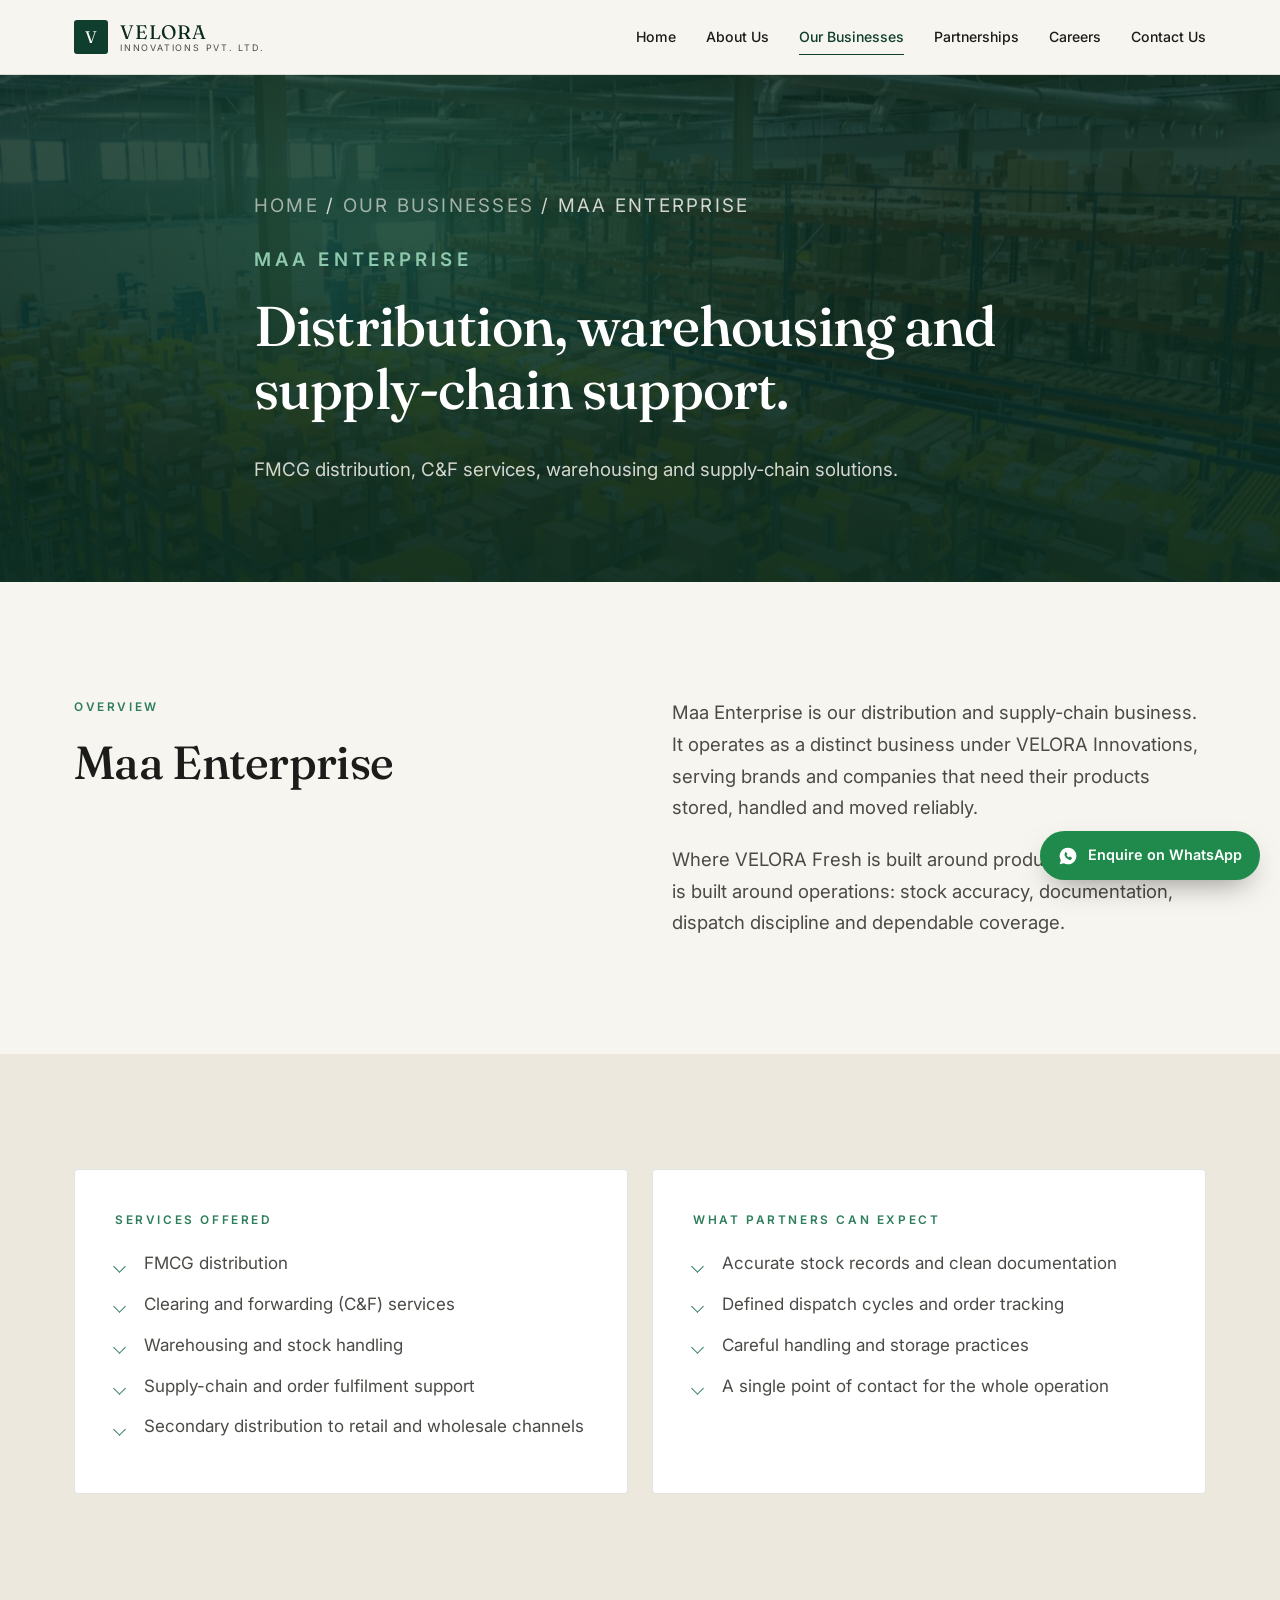
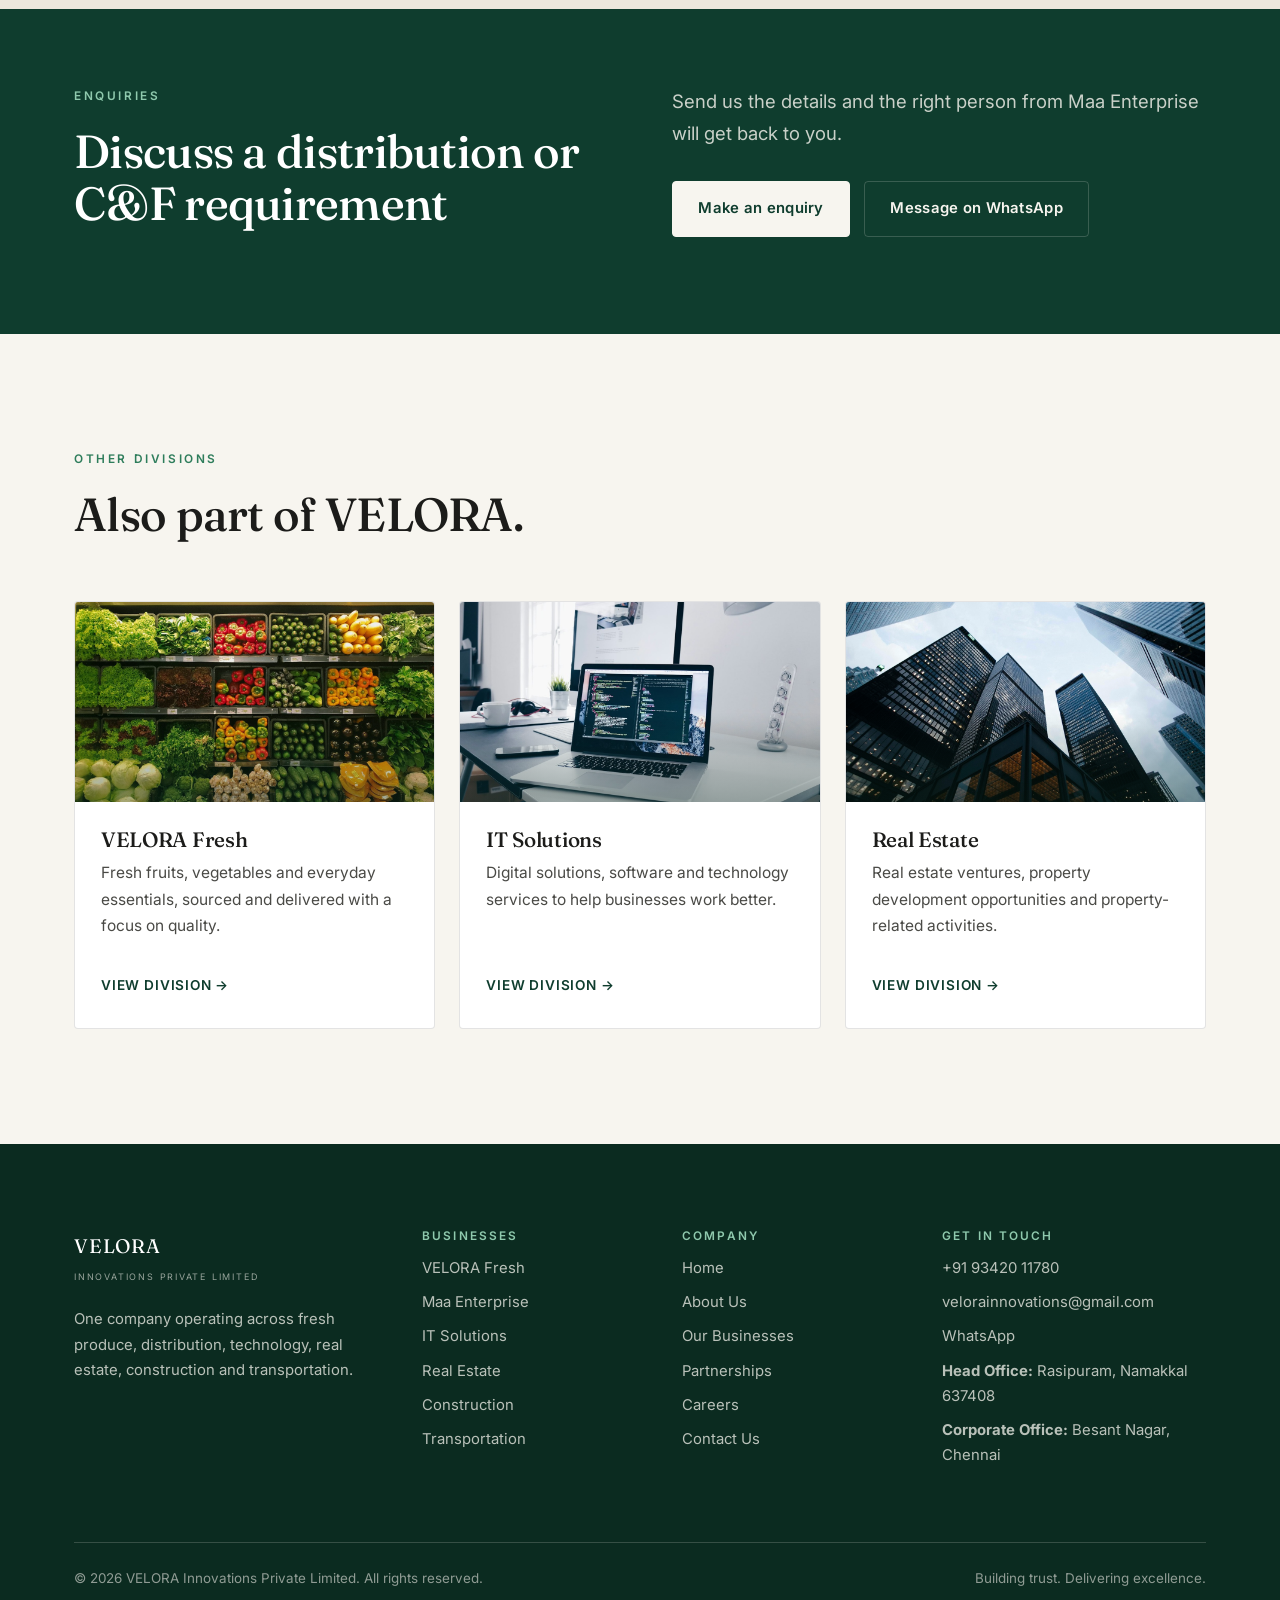
<file: businesses/maa-enterprise.html>
<!doctype html>
<html lang="en">
<head>
  <meta charset="utf-8">
  <meta name="viewport" content="width=device-width, initial-scale=1">
  <title>Maa Enterprise — VELORA Innovations Private Limited</title>
  <meta name="description" content="FMCG distribution, C&amp;F services, warehousing and supply-chain solutions.">
  <link rel="preconnect" href="https://fonts.googleapis.com">
  <link rel="preconnect" href="https://fonts.gstatic.com" crossorigin>
  <link href="https://fonts.googleapis.com/css2?family=Fraunces:opsz,wght@9..144,400;9..144,500;9..144,600&family=Inter:wght@400;500;600&display=swap" rel="stylesheet">
  <link rel="stylesheet" href="../assets/css/site.css">
</head>
<body>
  <header class="site-header">
    <div class="wrap site-header__inner">
      <a class="brand" href="../index.html">
        <span class="brand__mark">V</span>
        <span class="brand__text">
          <span class="brand__name">VELORA</span>
          <span class="brand__sub">Innovations Pvt. Ltd.</span>
        </span>
      </a>
      <nav class="nav" id="primary-nav" aria-label="Primary">
        <a href="../index.html">Home</a>
        <a href="../about.html">About Us</a>
        <a href="../businesses.html" aria-current="page">Our Businesses</a>
        <a href="../partnerships.html">Partnerships</a>
        <a href="../careers.html">Careers</a>
        <a href="../contact.html">Contact Us</a>
      </nav>
      <button class="nav-toggle" type="button" aria-label="Menu" aria-expanded="false" aria-controls="primary-nav"><span></span></button>
    </div>
  </header>

  <main>
    <section class="hero hero--page hero--division hero--div-maa">
      <div class="wrap hero__inner">
        <p class="breadcrumb"><a href="../index.html">Home</a> / <a href="../businesses.html">Our Businesses</a> / Maa Enterprise</p>
        <p class="eyebrow">Maa Enterprise</p>
        <h1>Distribution, warehousing and supply-chain support.</h1>
        <p>FMCG distribution, C&amp;F services, warehousing and supply-chain solutions.</p>
      </div>
    </section>
    <section class="section">
      <div class="wrap split">
        <div class="reveal">
          <p class="eyebrow">Overview</p>
          <h2>Maa Enterprise</h2>
        </div>
        <div class="reveal">
          <p class="lede">Maa Enterprise is our distribution and supply-chain business. It operates as a distinct business under VELORA Innovations, serving brands and companies that need their products stored, handled and moved reliably.</p>
          <p class="lede">Where VELORA Fresh is built around produce, Maa Enterprise is built around operations: stock accuracy, documentation, dispatch discipline and dependable coverage.</p>
        </div>
      </div>
    </section>

    <section class="section section--ivory-dark">
      <div class="wrap">
        <div class="grid grid--2">
          <div class="panel reveal">
            <p class="eyebrow">Services offered</p>
            <ul class="list-check">
              <li>FMCG distribution</li>
              <li>Clearing and forwarding (C&F) services</li>
              <li>Warehousing and stock handling</li>
              <li>Supply-chain and order fulfilment support</li>
              <li>Secondary distribution to retail and wholesale channels</li>
            </ul>
          </div>
          <div class="panel reveal">
            <p class="eyebrow">What partners can expect</p>
            <ul class="list-check">
              <li>Accurate stock records and clean documentation</li>
              <li>Defined dispatch cycles and order tracking</li>
              <li>Careful handling and storage practices</li>
              <li>A single point of contact for the whole operation</li>
            </ul>
          </div>
        </div>
      </div>
    </section>

    <section class="section section--green section--tight">
      <div class="wrap split">
        <div class="reveal">
          <p class="eyebrow">Enquiries</p>
          <h2>Discuss a distribution or C&F requirement</h2>
        </div>
        <div class="reveal">
          <p class="lede">Send us the details and the right person from Maa Enterprise will get back to you.</p>
          <div class="btn-row">
            <a class="btn btn--light" href="../contact.html?division=Maa%20Enterprise">Make an enquiry</a>
            <a class="btn btn--outline-light" href="#" data-wa-link data-wa-text="Hello VELORA, I have an enquiry about Maa Enterprise.">Message on WhatsApp</a>
          </div>
        </div>
      </div>
    </section>

    <section class="section">
      <div class="wrap">
        <div class="section-head reveal">
          <p class="eyebrow">Other divisions</p>
          <h2>Also part of VELORA.</h2>
        </div>
        <div class="grid grid--3">
        <a class="biz-card reveal" href="velora-fresh.html">
          <div class="biz-card__art biz-card__art--fresh"></div>
          <div class="biz-card__body">
            <h3>VELORA Fresh</h3>
            <p>Fresh fruits, vegetables and everyday essentials, sourced and delivered with a focus on quality.</p>
            <span class="biz-card__link">View division &rarr;</span>
          </div>
        </a>
        <a class="biz-card reveal" href="it-solutions.html">
          <div class="biz-card__art biz-card__art--it"></div>
          <div class="biz-card__body">
            <h3>IT Solutions</h3>
            <p>Digital solutions, software and technology services to help businesses work better.</p>
            <span class="biz-card__link">View division &rarr;</span>
          </div>
        </a>
        <a class="biz-card reveal" href="real-estate.html">
          <div class="biz-card__art biz-card__art--realestate"></div>
          <div class="biz-card__body">
            <h3>Real Estate</h3>
            <p>Real estate ventures, property development opportunities and property-related activities.</p>
            <span class="biz-card__link">View division &rarr;</span>
          </div>
        </a>
        </div>
      </div>
    </section>

  </main>

  <footer class="site-footer">
    <div class="wrap">
      <div class="footer-grid">
        <div class="footer-brand">
          <span class="brand__name">VELORA</span><br>
          <span class="brand__sub">Innovations Private Limited</span>
          <p>One company operating across fresh produce, distribution, technology, real estate, construction and transportation.</p>
        </div>
        <div>
          <h4>Businesses</h4>
          <ul>
          <li><a href="../businesses/velora-fresh.html">VELORA Fresh</a></li>
          <li><a href="../businesses/maa-enterprise.html">Maa Enterprise</a></li>
          <li><a href="../businesses/it-solutions.html">IT Solutions</a></li>
          <li><a href="../businesses/real-estate.html">Real Estate</a></li>
          <li><a href="../businesses/construction.html">Construction</a></li>
          <li><a href="../businesses/transportation.html">Transportation</a></li>
          </ul>
        </div>
        <div>
          <h4>Company</h4>
          <ul>
          <li><a href="../index.html">Home</a></li>
          <li><a href="../about.html">About Us</a></li>
          <li><a href="../businesses.html">Our Businesses</a></li>
          <li><a href="../partnerships.html">Partnerships</a></li>
          <li><a href="../careers.html">Careers</a></li>
          <li><a href="../contact.html">Contact Us</a></li>
          </ul>
        </div>
        <div>
          <h4>Get in touch</h4>
          <ul>
            <li><a href="#" data-contact-phone>Phone</a></li>
            <li><a href="#" data-contact-email>Email</a></li>
            <li><a href="#" data-wa-link data-wa-text="Hello VELORA, I would like to make an enquiry.">WhatsApp</a></li>
            <li><strong>Head Office:</strong> <span data-contact-head-office></span></li>
            <li><strong>Corporate Office:</strong> <span data-contact-corporate-office></span></li>
          </ul>
        </div>
      </div>
      <div class="footer-bottom">
        <span>&copy; <span data-year>2026</span> VELORA Innovations Private Limited. All rights reserved.</span>
        <span>Building trust. Delivering excellence.</span>
      </div>
    </div>
  </footer>

  <a class="wa-float" href="#" data-wa-link data-wa-text="Hello VELORA, I would like to make an enquiry." aria-label="Enquire on WhatsApp">
    <svg viewBox="0 0 24 24" aria-hidden="true"><path fill="currentColor" d="M12 2a10 10 0 0 0-8.6 15.1L2 22l5.1-1.3A10 10 0 1 0 12 2z"/><path fill="#1f8a4c" d="M8.6 7.4c.3-.3.8-.3 1.1 0l1.3 1.6c.3.3.2.8-.1 1.1l-.7.6c.6 1.3 1.7 2.4 3 3l.6-.7c.3-.3.8-.4 1.1-.1l1.6 1.3c.3.3.3.8 0 1.1l-.8.8c-.6.6-1.5.8-2.3.5-2.6-.9-4.6-2.9-5.5-5.5-.3-.8-.1-1.7.5-2.3z"/></svg><span>Enquire on WhatsApp</span>
  </a>

  <script src="../assets/js/site.js"></script>
</body>
</html>
</file>
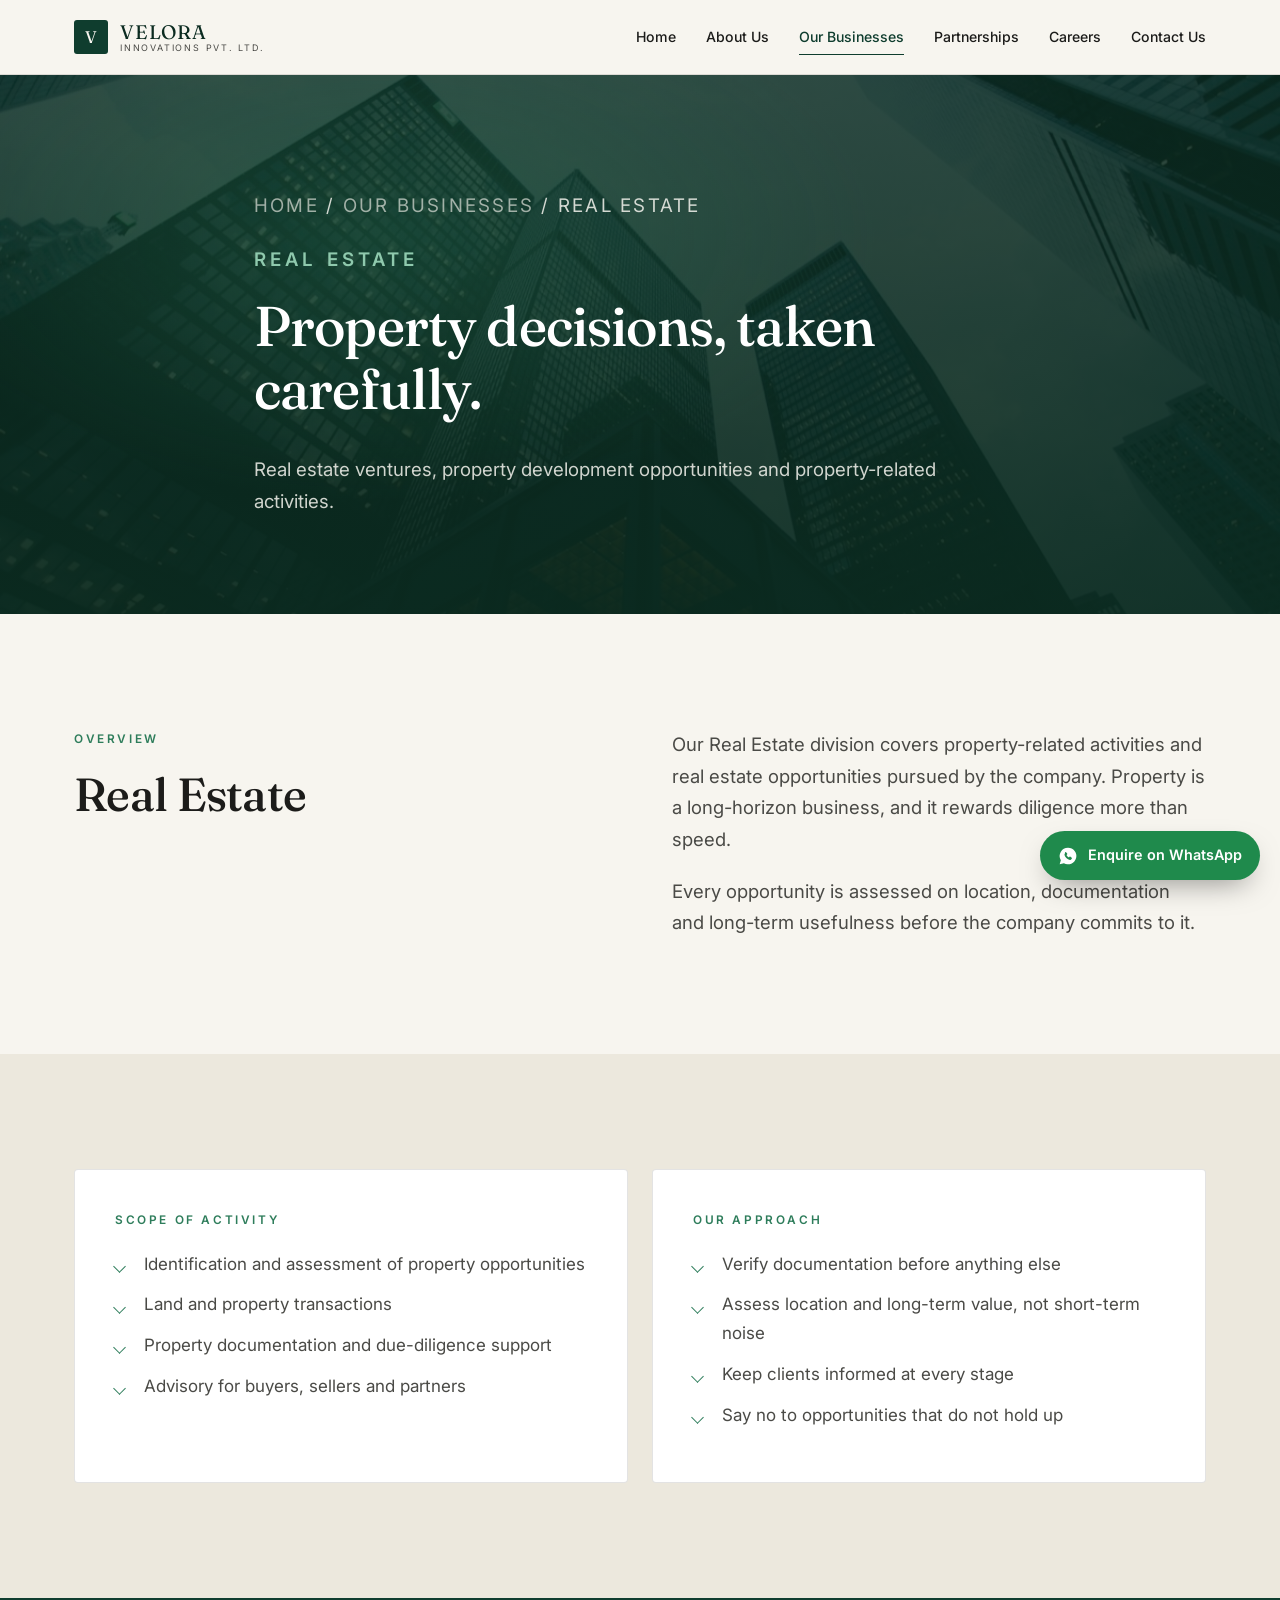
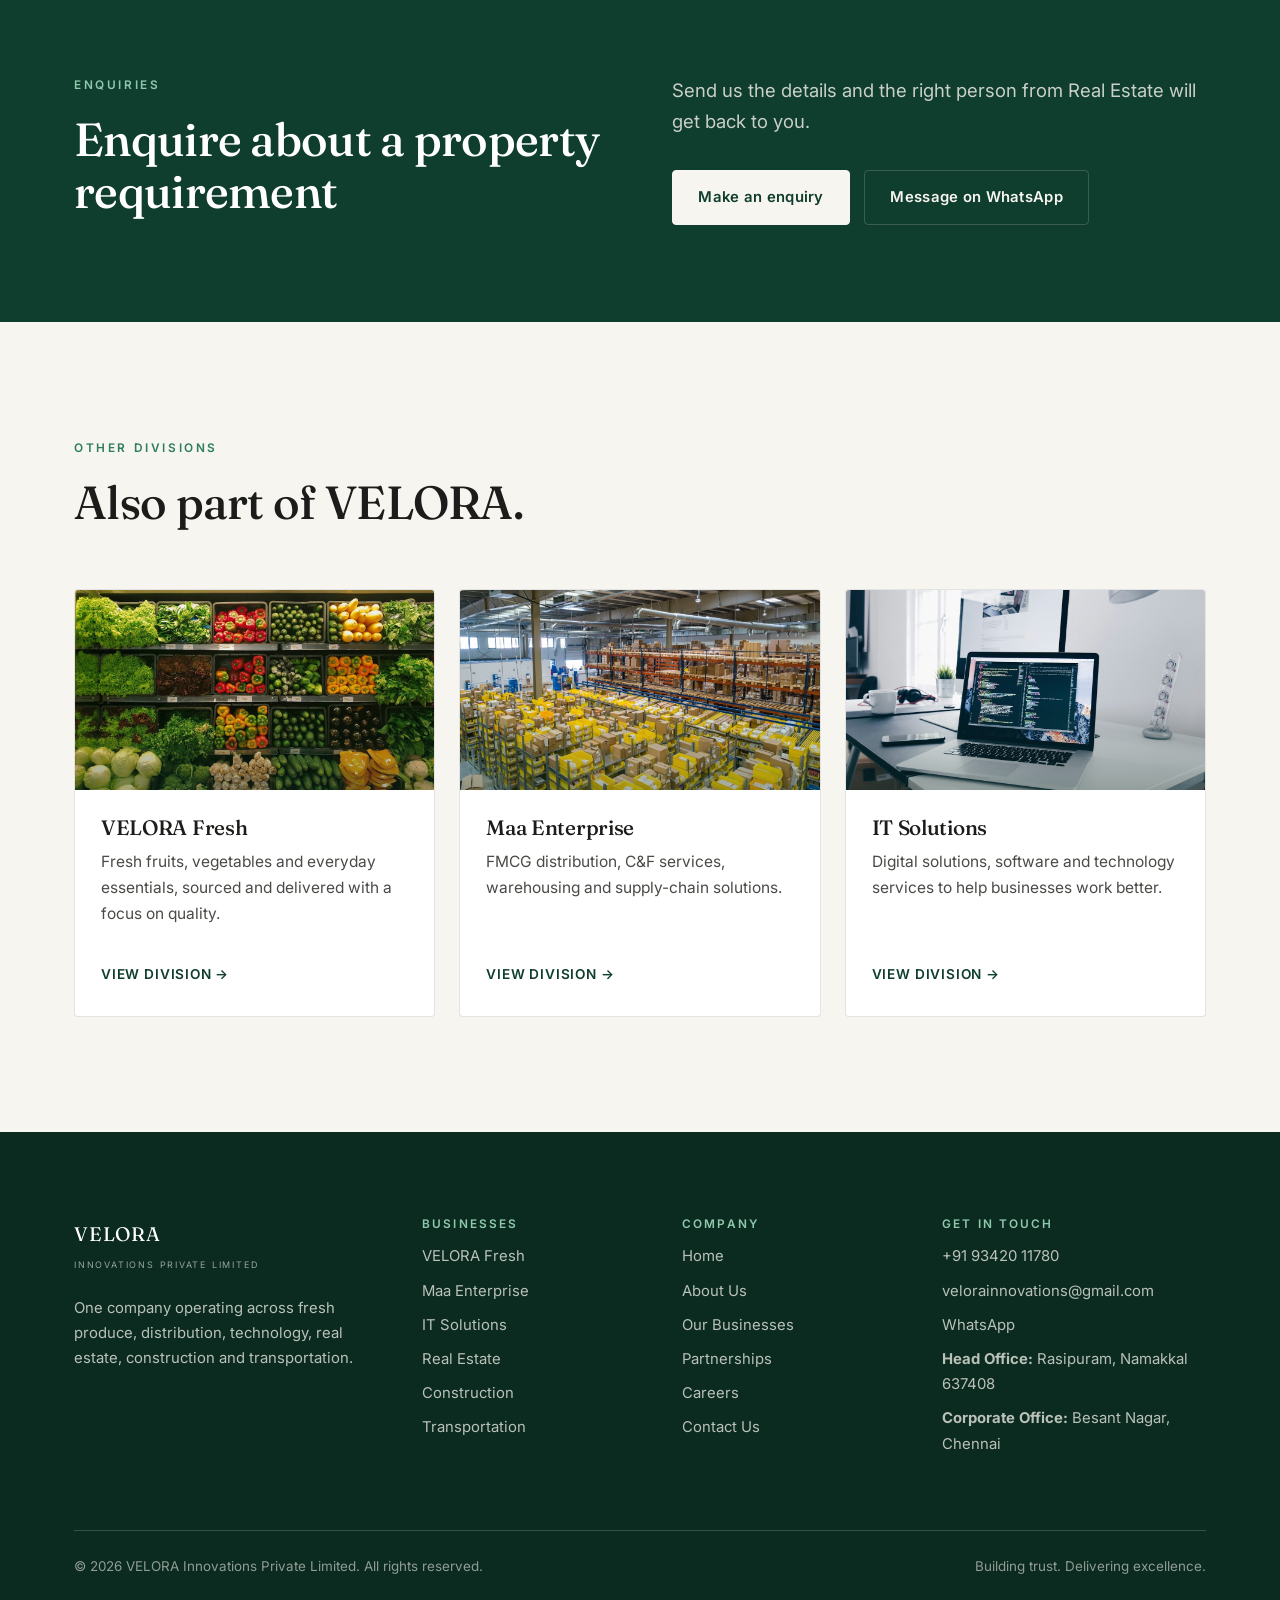
<file: businesses/real-estate.html>
<!doctype html>
<html lang="en">
<head>
  <meta charset="utf-8">
  <meta name="viewport" content="width=device-width, initial-scale=1">
  <title>Real Estate — VELORA Innovations Private Limited</title>
  <meta name="description" content="Real estate ventures, property development opportunities and property-related activities.">
  <link rel="preconnect" href="https://fonts.googleapis.com">
  <link rel="preconnect" href="https://fonts.gstatic.com" crossorigin>
  <link href="https://fonts.googleapis.com/css2?family=Fraunces:opsz,wght@9..144,400;9..144,500;9..144,600&family=Inter:wght@400;500;600&display=swap" rel="stylesheet">
  <link rel="stylesheet" href="../assets/css/site.css">
</head>
<body>
  <header class="site-header">
    <div class="wrap site-header__inner">
      <a class="brand" href="../index.html">
        <span class="brand__mark">V</span>
        <span class="brand__text">
          <span class="brand__name">VELORA</span>
          <span class="brand__sub">Innovations Pvt. Ltd.</span>
        </span>
      </a>
      <nav class="nav" id="primary-nav" aria-label="Primary">
        <a href="../index.html">Home</a>
        <a href="../about.html">About Us</a>
        <a href="../businesses.html" aria-current="page">Our Businesses</a>
        <a href="../partnerships.html">Partnerships</a>
        <a href="../careers.html">Careers</a>
        <a href="../contact.html">Contact Us</a>
      </nav>
      <button class="nav-toggle" type="button" aria-label="Menu" aria-expanded="false" aria-controls="primary-nav"><span></span></button>
    </div>
  </header>

  <main>
    <section class="hero hero--page hero--division hero--div-realestate">
      <div class="wrap hero__inner">
        <p class="breadcrumb"><a href="../index.html">Home</a> / <a href="../businesses.html">Our Businesses</a> / Real Estate</p>
        <p class="eyebrow">Real Estate</p>
        <h1>Property decisions, taken carefully.</h1>
        <p>Real estate ventures, property development opportunities and property-related activities.</p>
      </div>
    </section>
    <section class="section">
      <div class="wrap split">
        <div class="reveal">
          <p class="eyebrow">Overview</p>
          <h2>Real Estate</h2>
        </div>
        <div class="reveal">
          <p class="lede">Our Real Estate division covers property-related activities and real estate opportunities pursued by the company. Property is a long-horizon business, and it rewards diligence more than speed.</p>
          <p class="lede">Every opportunity is assessed on location, documentation and long-term usefulness before the company commits to it.</p>
        </div>
      </div>
    </section>

    <section class="section section--ivory-dark">
      <div class="wrap">
        <div class="grid grid--2">
          <div class="panel reveal">
            <p class="eyebrow">Scope of activity</p>
            <ul class="list-check">
              <li>Identification and assessment of property opportunities</li>
              <li>Land and property transactions</li>
              <li>Property documentation and due-diligence support</li>
              <li>Advisory for buyers, sellers and partners</li>
            </ul>
          </div>
          <div class="panel reveal">
            <p class="eyebrow">Our approach</p>
            <ul class="list-check">
              <li>Verify documentation before anything else</li>
              <li>Assess location and long-term value, not short-term noise</li>
              <li>Keep clients informed at every stage</li>
              <li>Say no to opportunities that do not hold up</li>
            </ul>
          </div>
        </div>
      </div>
    </section>

    <section class="section section--green section--tight">
      <div class="wrap split">
        <div class="reveal">
          <p class="eyebrow">Enquiries</p>
          <h2>Enquire about a property requirement</h2>
        </div>
        <div class="reveal">
          <p class="lede">Send us the details and the right person from Real Estate will get back to you.</p>
          <div class="btn-row">
            <a class="btn btn--light" href="../contact.html?division=Real%20Estate">Make an enquiry</a>
            <a class="btn btn--outline-light" href="#" data-wa-link data-wa-text="Hello VELORA, I have an enquiry about Real Estate.">Message on WhatsApp</a>
          </div>
        </div>
      </div>
    </section>

    <section class="section">
      <div class="wrap">
        <div class="section-head reveal">
          <p class="eyebrow">Other divisions</p>
          <h2>Also part of VELORA.</h2>
        </div>
        <div class="grid grid--3">
        <a class="biz-card reveal" href="velora-fresh.html">
          <div class="biz-card__art biz-card__art--fresh"></div>
          <div class="biz-card__body">
            <h3>VELORA Fresh</h3>
            <p>Fresh fruits, vegetables and everyday essentials, sourced and delivered with a focus on quality.</p>
            <span class="biz-card__link">View division &rarr;</span>
          </div>
        </a>
        <a class="biz-card reveal" href="maa-enterprise.html">
          <div class="biz-card__art biz-card__art--maa"></div>
          <div class="biz-card__body">
            <h3>Maa Enterprise</h3>
            <p>FMCG distribution, C&amp;F services, warehousing and supply-chain solutions.</p>
            <span class="biz-card__link">View division &rarr;</span>
          </div>
        </a>
        <a class="biz-card reveal" href="it-solutions.html">
          <div class="biz-card__art biz-card__art--it"></div>
          <div class="biz-card__body">
            <h3>IT Solutions</h3>
            <p>Digital solutions, software and technology services to help businesses work better.</p>
            <span class="biz-card__link">View division &rarr;</span>
          </div>
        </a>
        </div>
      </div>
    </section>

  </main>

  <footer class="site-footer">
    <div class="wrap">
      <div class="footer-grid">
        <div class="footer-brand">
          <span class="brand__name">VELORA</span><br>
          <span class="brand__sub">Innovations Private Limited</span>
          <p>One company operating across fresh produce, distribution, technology, real estate, construction and transportation.</p>
        </div>
        <div>
          <h4>Businesses</h4>
          <ul>
          <li><a href="../businesses/velora-fresh.html">VELORA Fresh</a></li>
          <li><a href="../businesses/maa-enterprise.html">Maa Enterprise</a></li>
          <li><a href="../businesses/it-solutions.html">IT Solutions</a></li>
          <li><a href="../businesses/real-estate.html">Real Estate</a></li>
          <li><a href="../businesses/construction.html">Construction</a></li>
          <li><a href="../businesses/transportation.html">Transportation</a></li>
          </ul>
        </div>
        <div>
          <h4>Company</h4>
          <ul>
          <li><a href="../index.html">Home</a></li>
          <li><a href="../about.html">About Us</a></li>
          <li><a href="../businesses.html">Our Businesses</a></li>
          <li><a href="../partnerships.html">Partnerships</a></li>
          <li><a href="../careers.html">Careers</a></li>
          <li><a href="../contact.html">Contact Us</a></li>
          </ul>
        </div>
        <div>
          <h4>Get in touch</h4>
          <ul>
            <li><a href="#" data-contact-phone>Phone</a></li>
            <li><a href="#" data-contact-email>Email</a></li>
            <li><a href="#" data-wa-link data-wa-text="Hello VELORA, I would like to make an enquiry.">WhatsApp</a></li>
            <li><strong>Head Office:</strong> <span data-contact-head-office></span></li>
            <li><strong>Corporate Office:</strong> <span data-contact-corporate-office></span></li>
          </ul>
        </div>
      </div>
      <div class="footer-bottom">
        <span>&copy; <span data-year>2026</span> VELORA Innovations Private Limited. All rights reserved.</span>
        <span>Building trust. Delivering excellence.</span>
      </div>
    </div>
  </footer>

  <a class="wa-float" href="#" data-wa-link data-wa-text="Hello VELORA, I would like to make an enquiry." aria-label="Enquire on WhatsApp">
    <svg viewBox="0 0 24 24" aria-hidden="true"><path fill="currentColor" d="M12 2a10 10 0 0 0-8.6 15.1L2 22l5.1-1.3A10 10 0 1 0 12 2z"/><path fill="#1f8a4c" d="M8.6 7.4c.3-.3.8-.3 1.1 0l1.3 1.6c.3.3.2.8-.1 1.1l-.7.6c.6 1.3 1.7 2.4 3 3l.6-.7c.3-.3.8-.4 1.1-.1l1.6 1.3c.3.3.3.8 0 1.1l-.8.8c-.6.6-1.5.8-2.3.5-2.6-.9-4.6-2.9-5.5-5.5-.3-.8-.1-1.7.5-2.3z"/></svg><span>Enquire on WhatsApp</span>
  </a>

  <script src="../assets/js/site.js"></script>
</body>
</html>
</file>
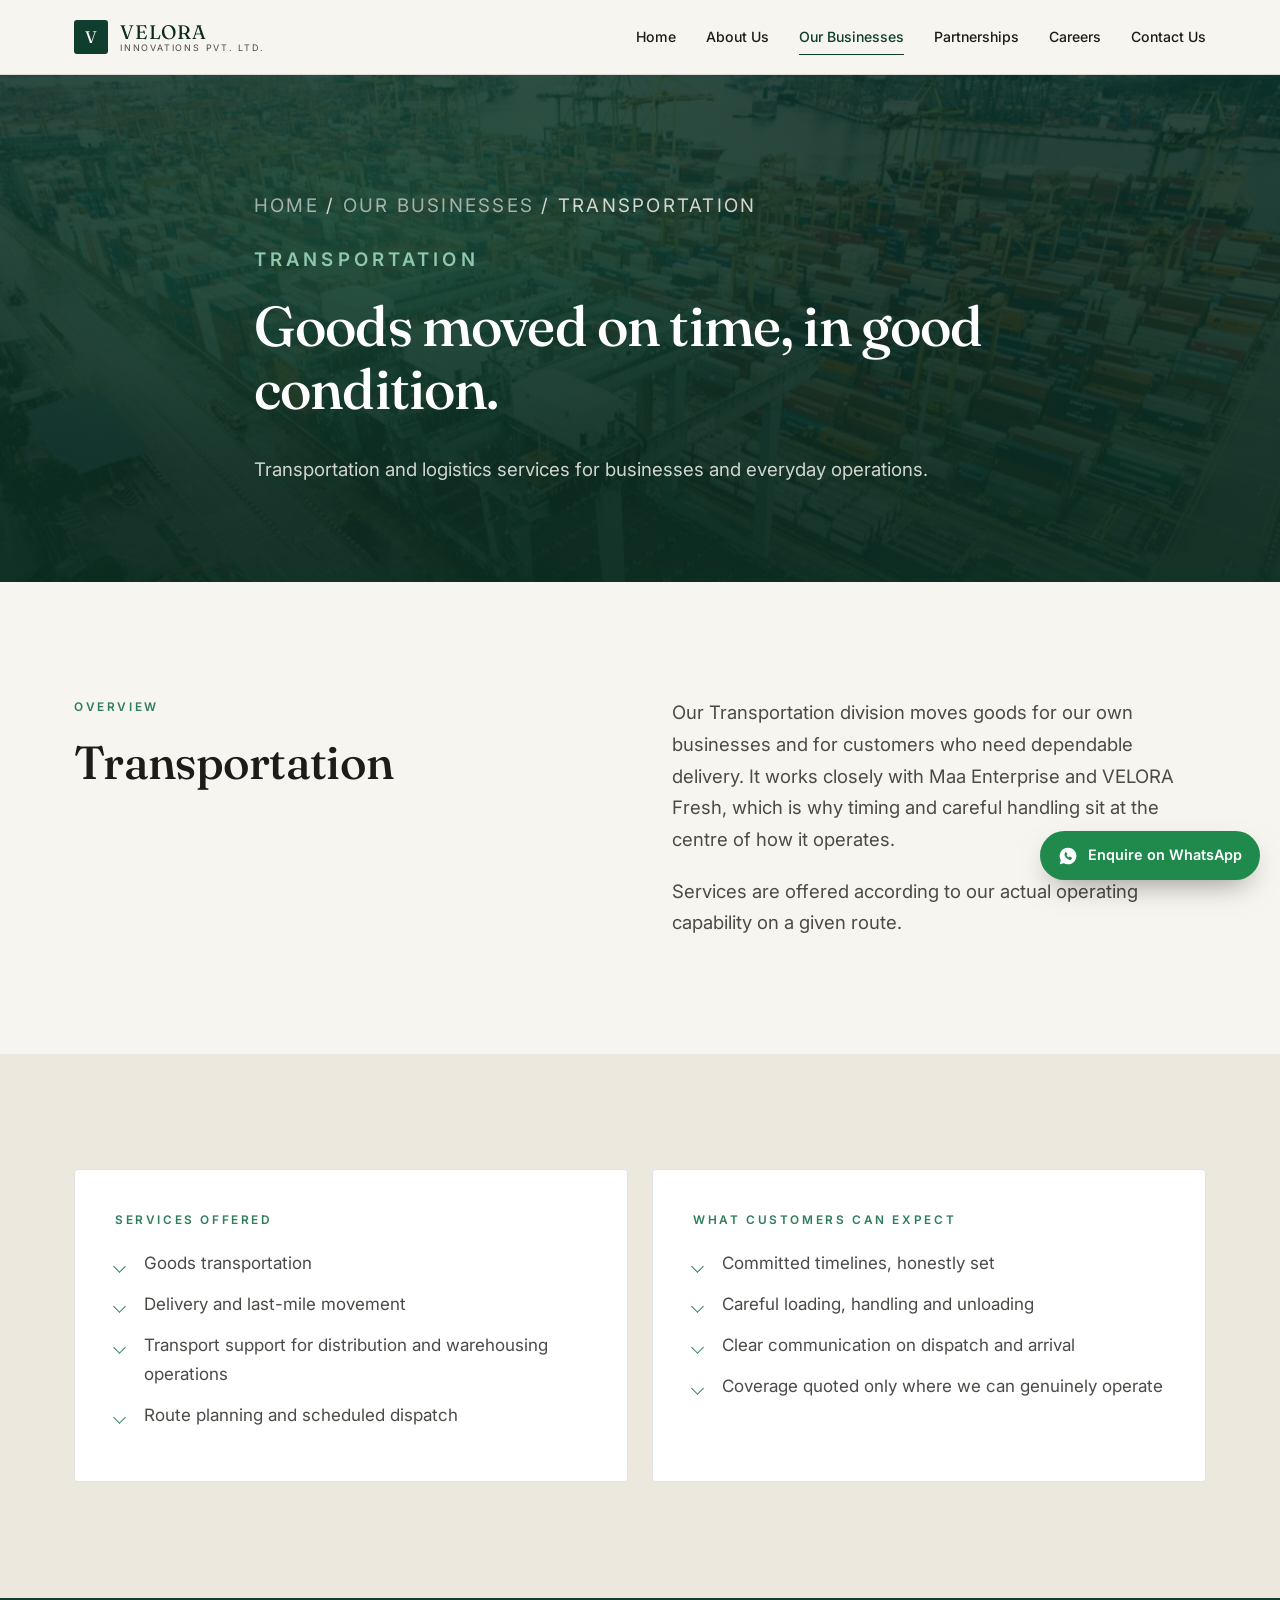
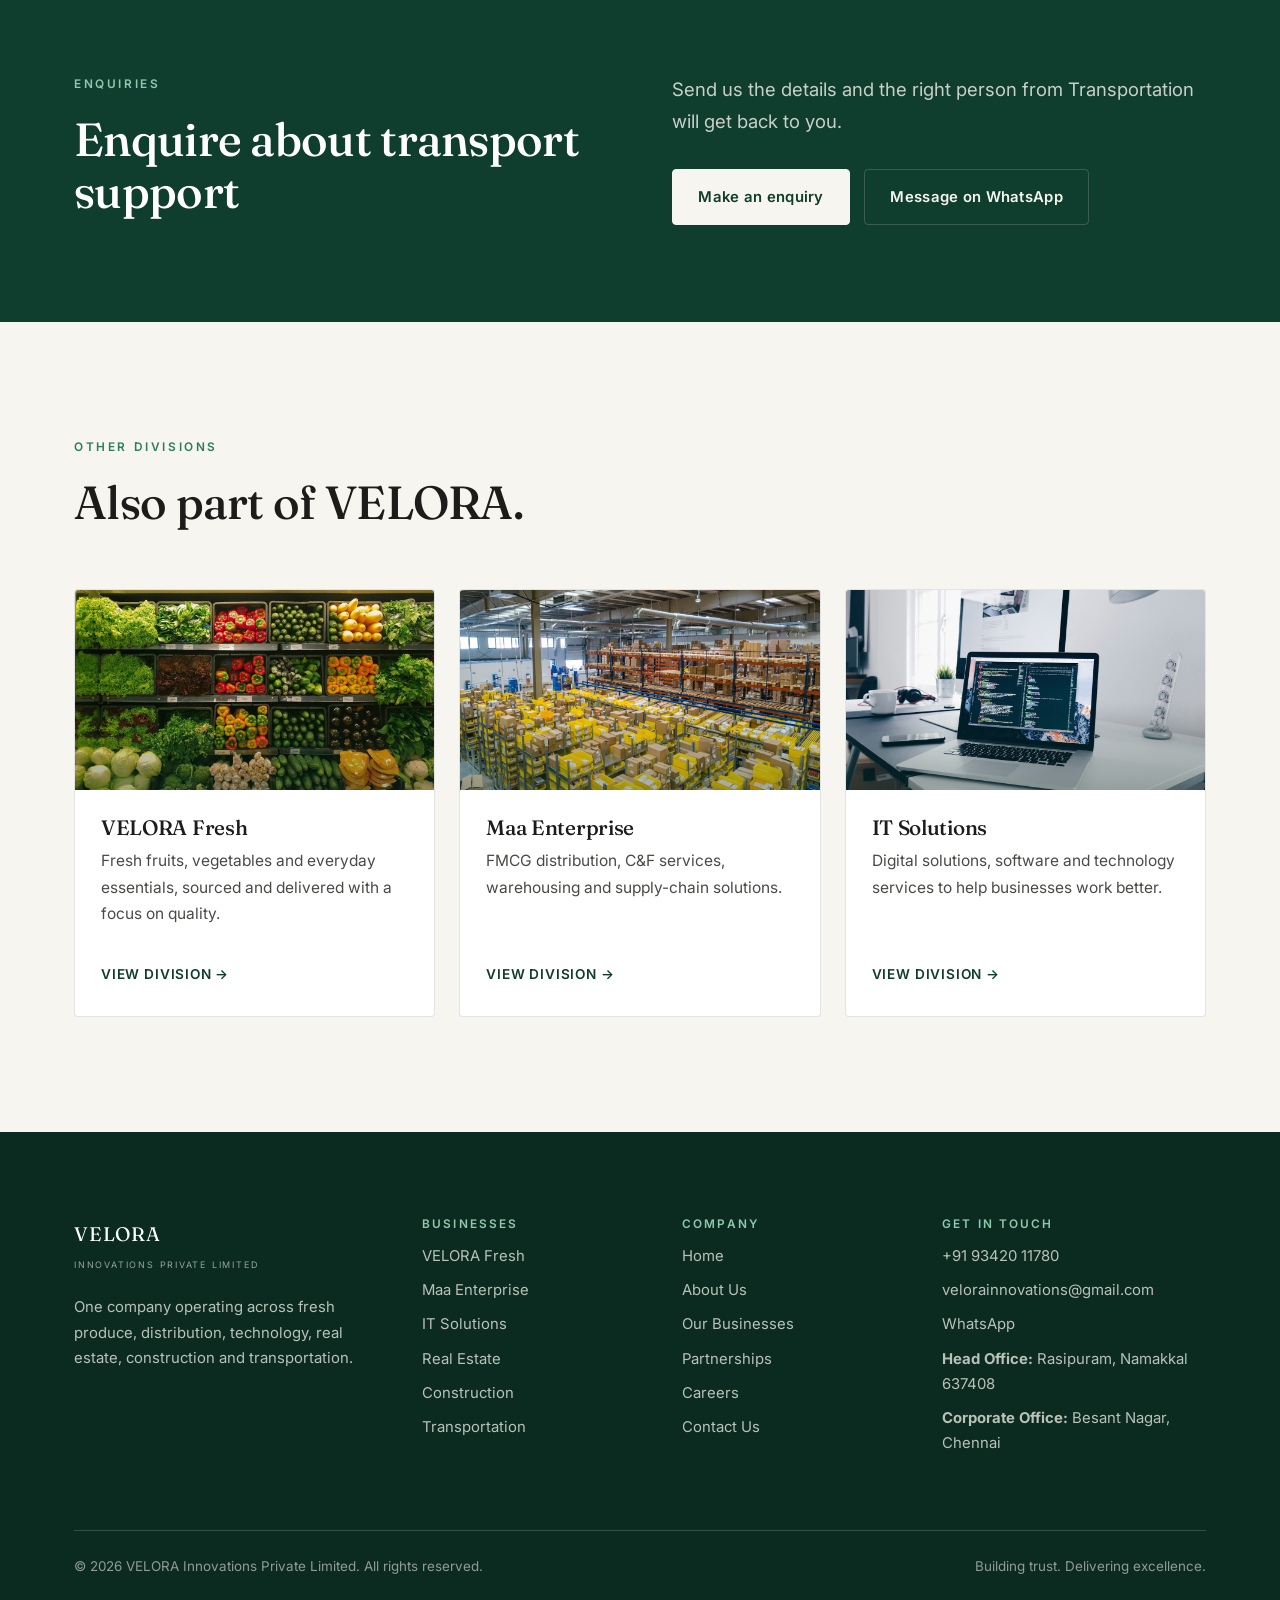
<file: businesses/transportation.html>
<!doctype html>
<html lang="en">
<head>
  <meta charset="utf-8">
  <meta name="viewport" content="width=device-width, initial-scale=1">
  <title>Transportation — VELORA Innovations Private Limited</title>
  <meta name="description" content="Transportation and logistics services for businesses and everyday operations.">
  <link rel="preconnect" href="https://fonts.googleapis.com">
  <link rel="preconnect" href="https://fonts.gstatic.com" crossorigin>
  <link href="https://fonts.googleapis.com/css2?family=Fraunces:opsz,wght@9..144,400;9..144,500;9..144,600&family=Inter:wght@400;500;600&display=swap" rel="stylesheet">
  <link rel="stylesheet" href="../assets/css/site.css">
</head>
<body>
  <header class="site-header">
    <div class="wrap site-header__inner">
      <a class="brand" href="../index.html">
        <span class="brand__mark">V</span>
        <span class="brand__text">
          <span class="brand__name">VELORA</span>
          <span class="brand__sub">Innovations Pvt. Ltd.</span>
        </span>
      </a>
      <nav class="nav" id="primary-nav" aria-label="Primary">
        <a href="../index.html">Home</a>
        <a href="../about.html">About Us</a>
        <a href="../businesses.html" aria-current="page">Our Businesses</a>
        <a href="../partnerships.html">Partnerships</a>
        <a href="../careers.html">Careers</a>
        <a href="../contact.html">Contact Us</a>
      </nav>
      <button class="nav-toggle" type="button" aria-label="Menu" aria-expanded="false" aria-controls="primary-nav"><span></span></button>
    </div>
  </header>

  <main>
    <section class="hero hero--page hero--division hero--div-transport">
      <div class="wrap hero__inner">
        <p class="breadcrumb"><a href="../index.html">Home</a> / <a href="../businesses.html">Our Businesses</a> / Transportation</p>
        <p class="eyebrow">Transportation</p>
        <h1>Goods moved on time, in good condition.</h1>
        <p>Transportation and logistics services for businesses and everyday operations.</p>
      </div>
    </section>
    <section class="section">
      <div class="wrap split">
        <div class="reveal">
          <p class="eyebrow">Overview</p>
          <h2>Transportation</h2>
        </div>
        <div class="reveal">
          <p class="lede">Our Transportation division moves goods for our own businesses and for customers who need dependable delivery. It works closely with Maa Enterprise and VELORA Fresh, which is why timing and careful handling sit at the centre of how it operates.</p>
          <p class="lede">Services are offered according to our actual operating capability on a given route.</p>
        </div>
      </div>
    </section>

    <section class="section section--ivory-dark">
      <div class="wrap">
        <div class="grid grid--2">
          <div class="panel reveal">
            <p class="eyebrow">Services offered</p>
            <ul class="list-check">
              <li>Goods transportation</li>
              <li>Delivery and last-mile movement</li>
              <li>Transport support for distribution and warehousing operations</li>
              <li>Route planning and scheduled dispatch</li>
            </ul>
          </div>
          <div class="panel reveal">
            <p class="eyebrow">What customers can expect</p>
            <ul class="list-check">
              <li>Committed timelines, honestly set</li>
              <li>Careful loading, handling and unloading</li>
              <li>Clear communication on dispatch and arrival</li>
              <li>Coverage quoted only where we can genuinely operate</li>
            </ul>
          </div>
        </div>
      </div>
    </section>

    <section class="section section--green section--tight">
      <div class="wrap split">
        <div class="reveal">
          <p class="eyebrow">Enquiries</p>
          <h2>Enquire about transport support</h2>
        </div>
        <div class="reveal">
          <p class="lede">Send us the details and the right person from Transportation will get back to you.</p>
          <div class="btn-row">
            <a class="btn btn--light" href="../contact.html?division=Transportation">Make an enquiry</a>
            <a class="btn btn--outline-light" href="#" data-wa-link data-wa-text="Hello VELORA, I have an enquiry about Transportation.">Message on WhatsApp</a>
          </div>
        </div>
      </div>
    </section>

    <section class="section">
      <div class="wrap">
        <div class="section-head reveal">
          <p class="eyebrow">Other divisions</p>
          <h2>Also part of VELORA.</h2>
        </div>
        <div class="grid grid--3">
        <a class="biz-card reveal" href="velora-fresh.html">
          <div class="biz-card__art biz-card__art--fresh"></div>
          <div class="biz-card__body">
            <h3>VELORA Fresh</h3>
            <p>Fresh fruits, vegetables and everyday essentials, sourced and delivered with a focus on quality.</p>
            <span class="biz-card__link">View division &rarr;</span>
          </div>
        </a>
        <a class="biz-card reveal" href="maa-enterprise.html">
          <div class="biz-card__art biz-card__art--maa"></div>
          <div class="biz-card__body">
            <h3>Maa Enterprise</h3>
            <p>FMCG distribution, C&amp;F services, warehousing and supply-chain solutions.</p>
            <span class="biz-card__link">View division &rarr;</span>
          </div>
        </a>
        <a class="biz-card reveal" href="it-solutions.html">
          <div class="biz-card__art biz-card__art--it"></div>
          <div class="biz-card__body">
            <h3>IT Solutions</h3>
            <p>Digital solutions, software and technology services to help businesses work better.</p>
            <span class="biz-card__link">View division &rarr;</span>
          </div>
        </a>
        </div>
      </div>
    </section>

  </main>

  <footer class="site-footer">
    <div class="wrap">
      <div class="footer-grid">
        <div class="footer-brand">
          <span class="brand__name">VELORA</span><br>
          <span class="brand__sub">Innovations Private Limited</span>
          <p>One company operating across fresh produce, distribution, technology, real estate, construction and transportation.</p>
        </div>
        <div>
          <h4>Businesses</h4>
          <ul>
          <li><a href="../businesses/velora-fresh.html">VELORA Fresh</a></li>
          <li><a href="../businesses/maa-enterprise.html">Maa Enterprise</a></li>
          <li><a href="../businesses/it-solutions.html">IT Solutions</a></li>
          <li><a href="../businesses/real-estate.html">Real Estate</a></li>
          <li><a href="../businesses/construction.html">Construction</a></li>
          <li><a href="../businesses/transportation.html">Transportation</a></li>
          </ul>
        </div>
        <div>
          <h4>Company</h4>
          <ul>
          <li><a href="../index.html">Home</a></li>
          <li><a href="../about.html">About Us</a></li>
          <li><a href="../businesses.html">Our Businesses</a></li>
          <li><a href="../partnerships.html">Partnerships</a></li>
          <li><a href="../careers.html">Careers</a></li>
          <li><a href="../contact.html">Contact Us</a></li>
          </ul>
        </div>
        <div>
          <h4>Get in touch</h4>
          <ul>
            <li><a href="#" data-contact-phone>Phone</a></li>
            <li><a href="#" data-contact-email>Email</a></li>
            <li><a href="#" data-wa-link data-wa-text="Hello VELORA, I would like to make an enquiry.">WhatsApp</a></li>
            <li><strong>Head Office:</strong> <span data-contact-head-office></span></li>
            <li><strong>Corporate Office:</strong> <span data-contact-corporate-office></span></li>
          </ul>
        </div>
      </div>
      <div class="footer-bottom">
        <span>&copy; <span data-year>2026</span> VELORA Innovations Private Limited. All rights reserved.</span>
        <span>Building trust. Delivering excellence.</span>
      </div>
    </div>
  </footer>

  <a class="wa-float" href="#" data-wa-link data-wa-text="Hello VELORA, I would like to make an enquiry." aria-label="Enquire on WhatsApp">
    <svg viewBox="0 0 24 24" aria-hidden="true"><path fill="currentColor" d="M12 2a10 10 0 0 0-8.6 15.1L2 22l5.1-1.3A10 10 0 1 0 12 2z"/><path fill="#1f8a4c" d="M8.6 7.4c.3-.3.8-.3 1.1 0l1.3 1.6c.3.3.2.8-.1 1.1l-.7.6c.6 1.3 1.7 2.4 3 3l.6-.7c.3-.3.8-.4 1.1-.1l1.6 1.3c.3.3.3.8 0 1.1l-.8.8c-.6.6-1.5.8-2.3.5-2.6-.9-4.6-2.9-5.5-5.5-.3-.8-.1-1.7.5-2.3z"/></svg><span>Enquire on WhatsApp</span>
  </a>

  <script src="../assets/js/site.js"></script>
</body>
</html>
</file>
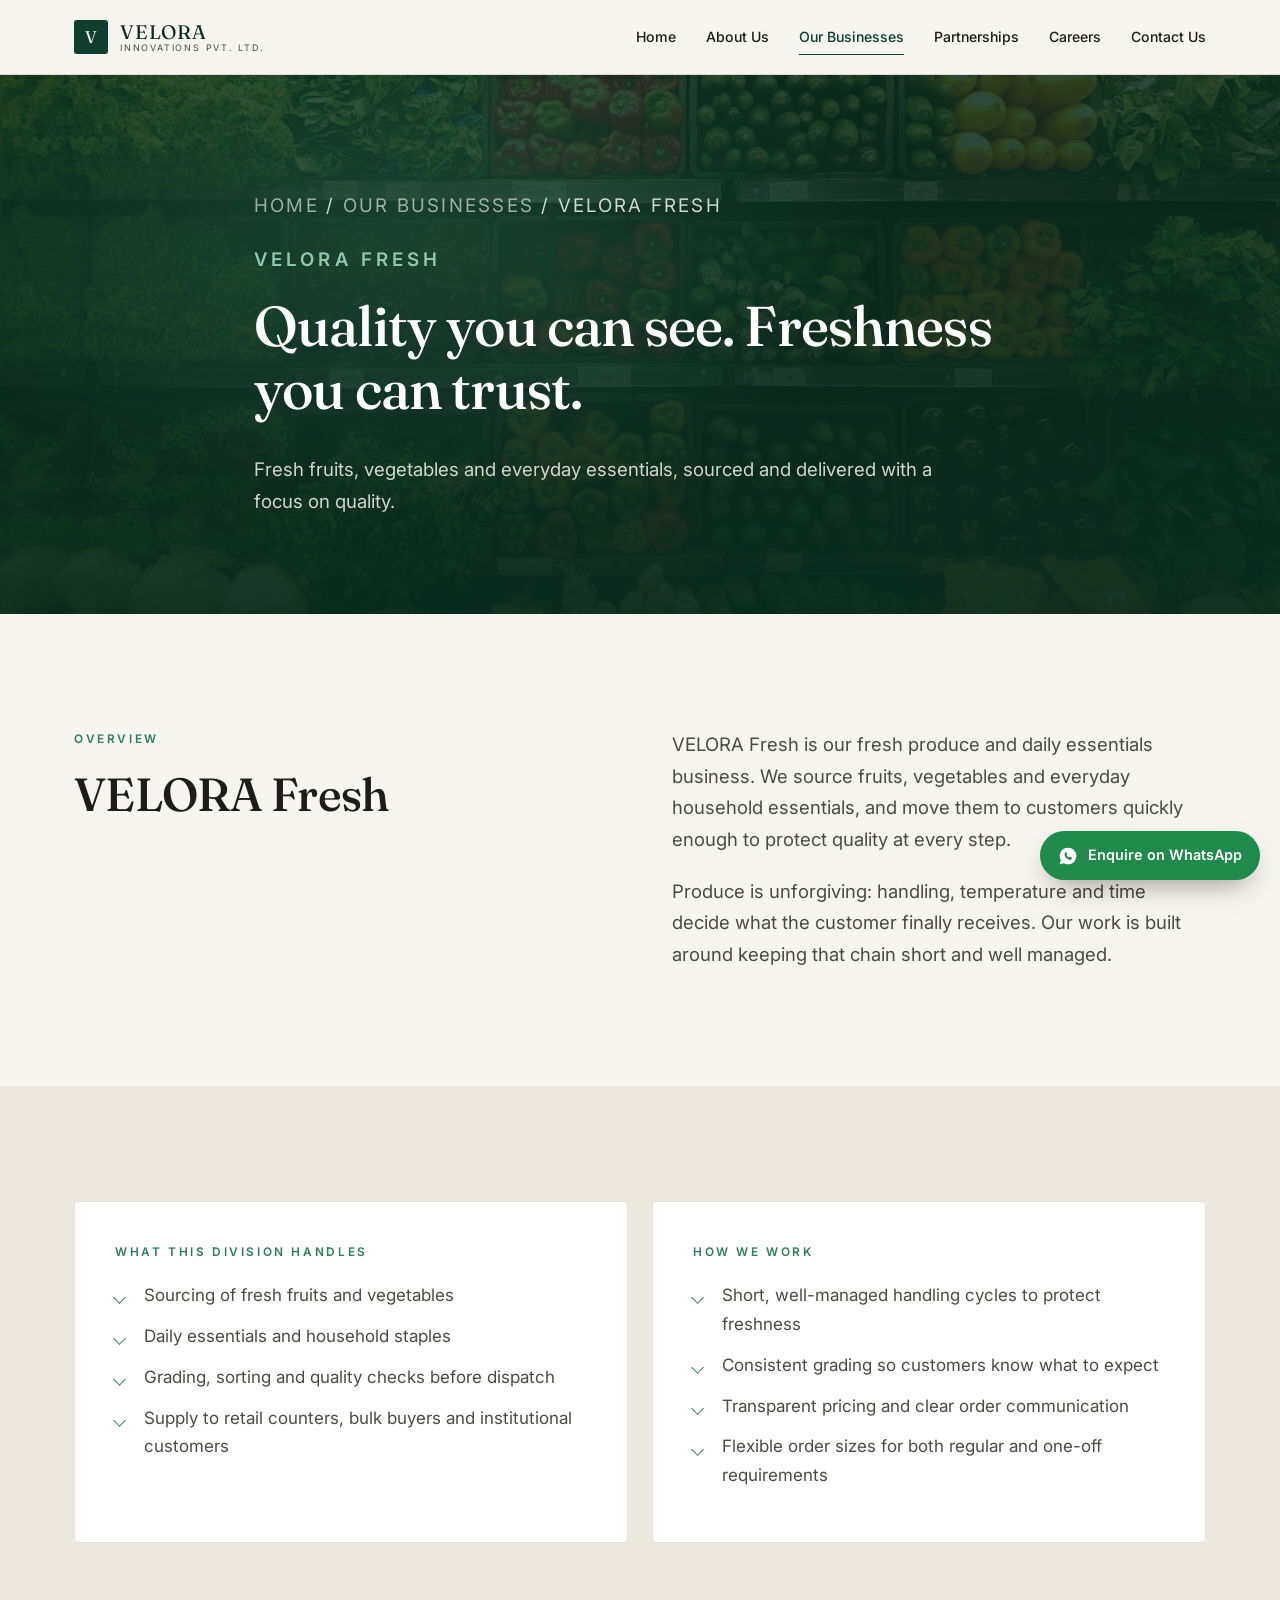
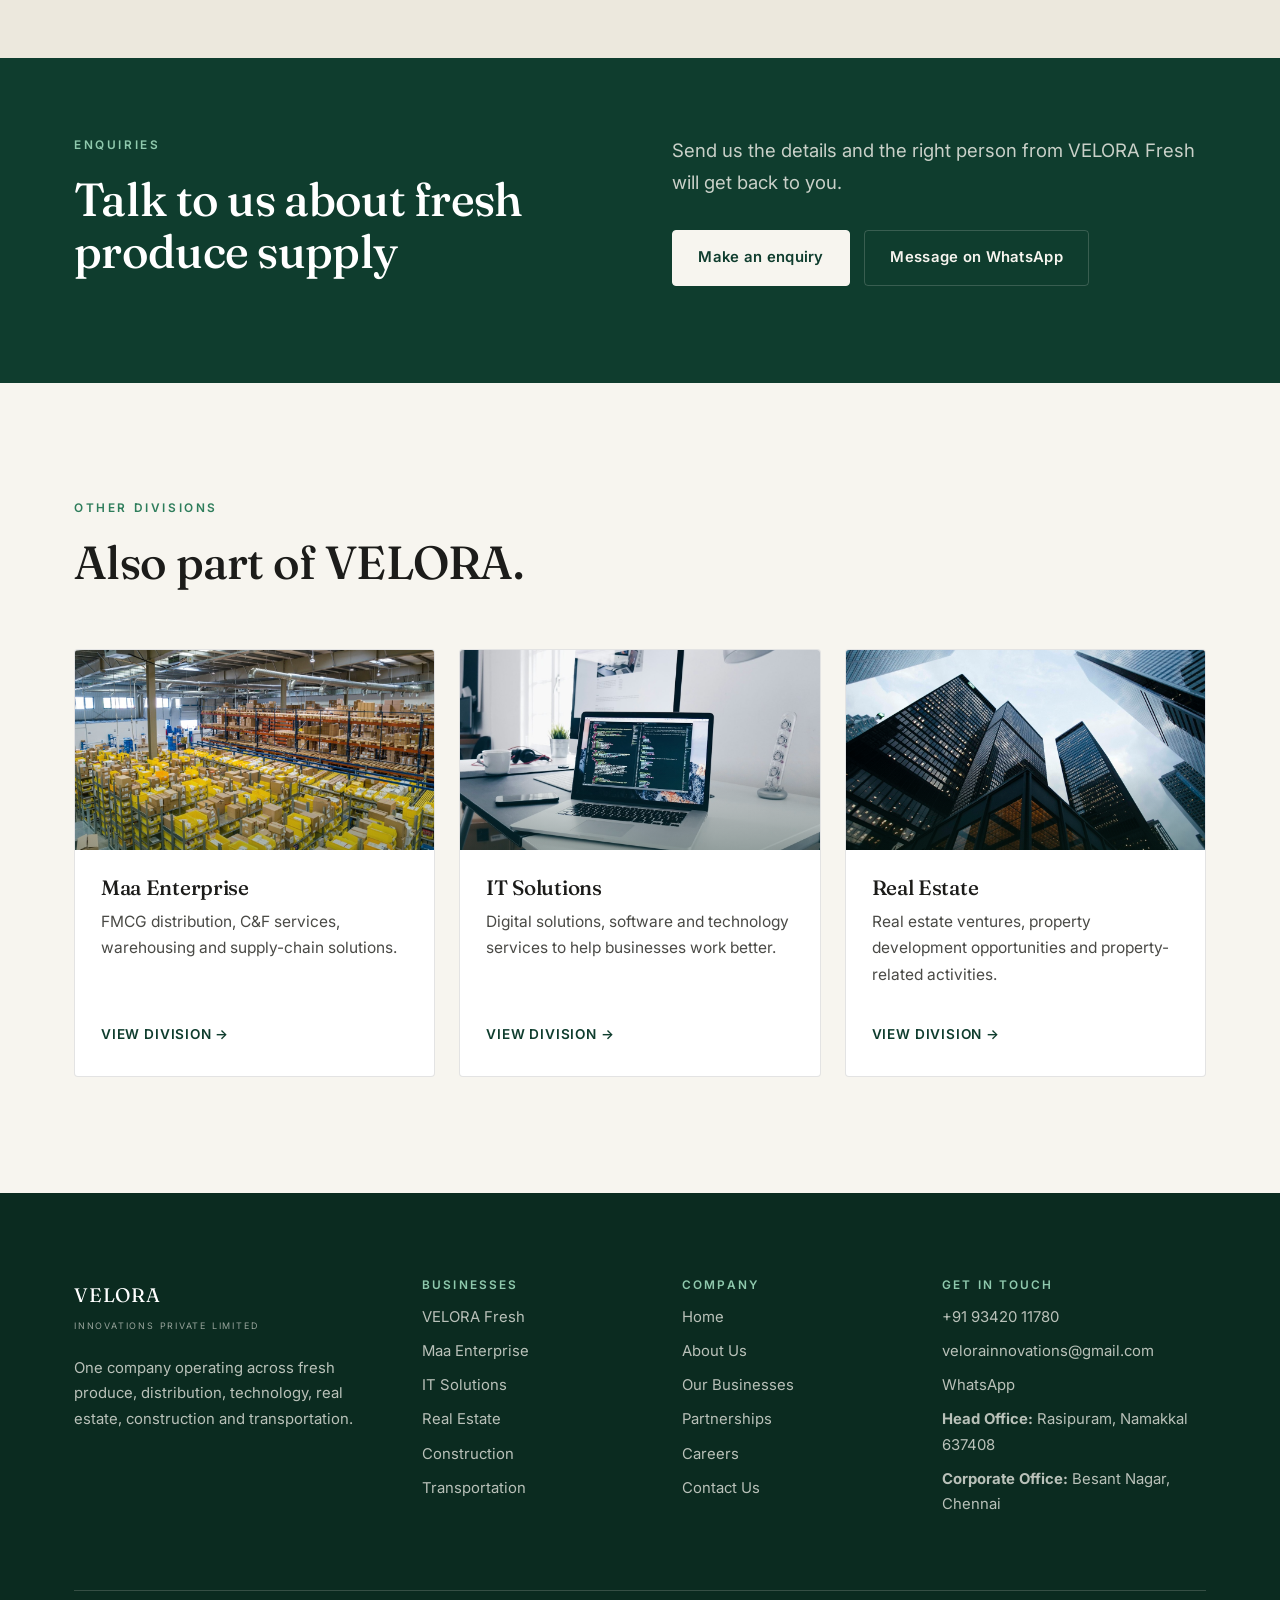
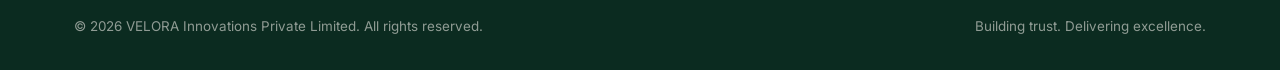
<file: businesses/velora-fresh.html>
<!doctype html>
<html lang="en">
<head>
  <meta charset="utf-8">
  <meta name="viewport" content="width=device-width, initial-scale=1">
  <title>VELORA Fresh — VELORA Innovations Private Limited</title>
  <meta name="description" content="Fresh fruits, vegetables and everyday essentials, sourced and delivered with a focus on quality.">
  <link rel="preconnect" href="https://fonts.googleapis.com">
  <link rel="preconnect" href="https://fonts.gstatic.com" crossorigin>
  <link href="https://fonts.googleapis.com/css2?family=Fraunces:opsz,wght@9..144,400;9..144,500;9..144,600&family=Inter:wght@400;500;600&display=swap" rel="stylesheet">
  <link rel="stylesheet" href="../assets/css/site.css">
</head>
<body>
  <header class="site-header">
    <div class="wrap site-header__inner">
      <a class="brand" href="../index.html">
        <span class="brand__mark">V</span>
        <span class="brand__text">
          <span class="brand__name">VELORA</span>
          <span class="brand__sub">Innovations Pvt. Ltd.</span>
        </span>
      </a>
      <nav class="nav" id="primary-nav" aria-label="Primary">
        <a href="../index.html">Home</a>
        <a href="../about.html">About Us</a>
        <a href="../businesses.html" aria-current="page">Our Businesses</a>
        <a href="../partnerships.html">Partnerships</a>
        <a href="../careers.html">Careers</a>
        <a href="../contact.html">Contact Us</a>
      </nav>
      <button class="nav-toggle" type="button" aria-label="Menu" aria-expanded="false" aria-controls="primary-nav"><span></span></button>
    </div>
  </header>

  <main>
    <section class="hero hero--page hero--division hero--div-fresh">
      <div class="wrap hero__inner">
        <p class="breadcrumb"><a href="../index.html">Home</a> / <a href="../businesses.html">Our Businesses</a> / VELORA Fresh</p>
        <p class="eyebrow">VELORA Fresh</p>
        <h1>Quality you can see. Freshness you can trust.</h1>
        <p>Fresh fruits, vegetables and everyday essentials, sourced and delivered with a focus on quality.</p>
      </div>
    </section>
    <section class="section">
      <div class="wrap split">
        <div class="reveal">
          <p class="eyebrow">Overview</p>
          <h2>VELORA Fresh</h2>
        </div>
        <div class="reveal">
          <p class="lede">VELORA Fresh is our fresh produce and daily essentials business. We source fruits, vegetables and everyday household essentials, and move them to customers quickly enough to protect quality at every step.</p>
          <p class="lede">Produce is unforgiving: handling, temperature and time decide what the customer finally receives. Our work is built around keeping that chain short and well managed.</p>
        </div>
      </div>
    </section>

    <section class="section section--ivory-dark">
      <div class="wrap">
        <div class="grid grid--2">
          <div class="panel reveal">
            <p class="eyebrow">What this division handles</p>
            <ul class="list-check">
              <li>Sourcing of fresh fruits and vegetables</li>
              <li>Daily essentials and household staples</li>
              <li>Grading, sorting and quality checks before dispatch</li>
              <li>Supply to retail counters, bulk buyers and institutional customers</li>
            </ul>
          </div>
          <div class="panel reveal">
            <p class="eyebrow">How we work</p>
            <ul class="list-check">
              <li>Short, well-managed handling cycles to protect freshness</li>
              <li>Consistent grading so customers know what to expect</li>
              <li>Transparent pricing and clear order communication</li>
              <li>Flexible order sizes for both regular and one-off requirements</li>
            </ul>
          </div>
        </div>
      </div>
    </section>

    <section class="section section--green section--tight">
      <div class="wrap split">
        <div class="reveal">
          <p class="eyebrow">Enquiries</p>
          <h2>Talk to us about fresh produce supply</h2>
        </div>
        <div class="reveal">
          <p class="lede">Send us the details and the right person from VELORA Fresh will get back to you.</p>
          <div class="btn-row">
            <a class="btn btn--light" href="../contact.html?division=VELORA%20Fresh">Make an enquiry</a>
            <a class="btn btn--outline-light" href="#" data-wa-link data-wa-text="Hello VELORA, I have an enquiry about VELORA Fresh.">Message on WhatsApp</a>
          </div>
        </div>
      </div>
    </section>

    <section class="section">
      <div class="wrap">
        <div class="section-head reveal">
          <p class="eyebrow">Other divisions</p>
          <h2>Also part of VELORA.</h2>
        </div>
        <div class="grid grid--3">
        <a class="biz-card reveal" href="maa-enterprise.html">
          <div class="biz-card__art biz-card__art--maa"></div>
          <div class="biz-card__body">
            <h3>Maa Enterprise</h3>
            <p>FMCG distribution, C&amp;F services, warehousing and supply-chain solutions.</p>
            <span class="biz-card__link">View division &rarr;</span>
          </div>
        </a>
        <a class="biz-card reveal" href="it-solutions.html">
          <div class="biz-card__art biz-card__art--it"></div>
          <div class="biz-card__body">
            <h3>IT Solutions</h3>
            <p>Digital solutions, software and technology services to help businesses work better.</p>
            <span class="biz-card__link">View division &rarr;</span>
          </div>
        </a>
        <a class="biz-card reveal" href="real-estate.html">
          <div class="biz-card__art biz-card__art--realestate"></div>
          <div class="biz-card__body">
            <h3>Real Estate</h3>
            <p>Real estate ventures, property development opportunities and property-related activities.</p>
            <span class="biz-card__link">View division &rarr;</span>
          </div>
        </a>
        </div>
      </div>
    </section>

  </main>

  <footer class="site-footer">
    <div class="wrap">
      <div class="footer-grid">
        <div class="footer-brand">
          <span class="brand__name">VELORA</span><br>
          <span class="brand__sub">Innovations Private Limited</span>
          <p>One company operating across fresh produce, distribution, technology, real estate, construction and transportation.</p>
        </div>
        <div>
          <h4>Businesses</h4>
          <ul>
          <li><a href="../businesses/velora-fresh.html">VELORA Fresh</a></li>
          <li><a href="../businesses/maa-enterprise.html">Maa Enterprise</a></li>
          <li><a href="../businesses/it-solutions.html">IT Solutions</a></li>
          <li><a href="../businesses/real-estate.html">Real Estate</a></li>
          <li><a href="../businesses/construction.html">Construction</a></li>
          <li><a href="../businesses/transportation.html">Transportation</a></li>
          </ul>
        </div>
        <div>
          <h4>Company</h4>
          <ul>
          <li><a href="../index.html">Home</a></li>
          <li><a href="../about.html">About Us</a></li>
          <li><a href="../businesses.html">Our Businesses</a></li>
          <li><a href="../partnerships.html">Partnerships</a></li>
          <li><a href="../careers.html">Careers</a></li>
          <li><a href="../contact.html">Contact Us</a></li>
          </ul>
        </div>
        <div>
          <h4>Get in touch</h4>
          <ul>
            <li><a href="#" data-contact-phone>Phone</a></li>
            <li><a href="#" data-contact-email>Email</a></li>
            <li><a href="#" data-wa-link data-wa-text="Hello VELORA, I would like to make an enquiry.">WhatsApp</a></li>
            <li><strong>Head Office:</strong> <span data-contact-head-office></span></li>
            <li><strong>Corporate Office:</strong> <span data-contact-corporate-office></span></li>
          </ul>
        </div>
      </div>
      <div class="footer-bottom">
        <span>&copy; <span data-year>2026</span> VELORA Innovations Private Limited. All rights reserved.</span>
        <span>Building trust. Delivering excellence.</span>
      </div>
    </div>
  </footer>

  <a class="wa-float" href="#" data-wa-link data-wa-text="Hello VELORA, I would like to make an enquiry." aria-label="Enquire on WhatsApp">
    <svg viewBox="0 0 24 24" aria-hidden="true"><path fill="currentColor" d="M12 2a10 10 0 0 0-8.6 15.1L2 22l5.1-1.3A10 10 0 1 0 12 2z"/><path fill="#1f8a4c" d="M8.6 7.4c.3-.3.8-.3 1.1 0l1.3 1.6c.3.3.2.8-.1 1.1l-.7.6c.6 1.3 1.7 2.4 3 3l.6-.7c.3-.3.8-.4 1.1-.1l1.6 1.3c.3.3.3.8 0 1.1l-.8.8c-.6.6-1.5.8-2.3.5-2.6-.9-4.6-2.9-5.5-5.5-.3-.8-.1-1.7.5-2.3z"/></svg><span>Enquire on WhatsApp</span>
  </a>

  <script src="../assets/js/site.js"></script>
</body>
</html>
</file>
<file: assets/css/site.css>
/* ==========================================================================
   VELORA Innovations Private Limited — corporate site styles
   Palette: deep forest green / ivory / charcoal
   ========================================================================== */

:root {
  --green-900: #0b2b20;
  --green-800: #0f3d2e;
  --green-700: #17543f;
  --green-500: #2e7d5b;
  --green-100: #e4ede8;
  --ivory: #f7f5ef;
  --ivory-dark: #ece8dd;
  --charcoal: #1c1c1a;
  --charcoal-soft: #4a4a46;
  --line: rgba(28, 28, 26, 0.12);
  --line-light: rgba(247, 245, 239, 0.18);
  --white: #ffffff;

  --serif: "Fraunces", "Iowan Old Style", Georgia, serif;
  --sans: "Inter", -apple-system, BlinkMacSystemFont, "Segoe UI", Helvetica, Arial, sans-serif;

  --wrap: 1180px;
  --gutter: 24px;
  --radius: 4px;
  --ease: cubic-bezier(0.22, 0.61, 0.36, 1);
}

*, *::before, *::after { box-sizing: border-box; }

html { scroll-behavior: smooth; }

body {
  margin: 0;
  background: var(--ivory);
  color: var(--charcoal);
  font-family: var(--sans);
  font-size: 17px;
  line-height: 1.7;
  -webkit-font-smoothing: antialiased;
}

img { max-width: 100%; display: block; }

a { color: var(--green-800); text-decoration: none; }
a:hover { text-decoration: underline; }

h1, h2, h3, h4 {
  font-family: var(--serif);
  font-weight: 500;
  line-height: 1.12;
  letter-spacing: -0.015em;
  margin: 0 0 0.6em;
}

h1 { font-size: clamp(2.5rem, 6vw, 4.4rem); }
h2 { font-size: clamp(1.9rem, 4vw, 2.9rem); }
h3 { font-size: 1.3rem; }

p { margin: 0 0 1.1em; }
p:last-child { margin-bottom: 0; }

.wrap {
  width: 100%;
  max-width: var(--wrap);
  margin: 0 auto;
  padding: 0 var(--gutter);
}

.eyebrow {
  font-family: var(--sans);
  font-size: 0.74rem;
  font-weight: 600;
  letter-spacing: 0.22em;
  text-transform: uppercase;
  color: var(--green-500);
  margin: 0 0 1.2rem;
}

.lede { font-size: 1.16rem; color: var(--charcoal-soft); max-width: 62ch; }

.section { padding: clamp(64px, 9vw, 120px) 0; }
.section--tight { padding: clamp(48px, 6vw, 80px) 0; }
.section--ivory-dark { background: var(--ivory-dark); }
.section--green {
  background: var(--green-800);
  color: var(--ivory);
}
.section--green h2, .section--green h3 { color: var(--white); }
.section--green .eyebrow { color: #8fc9ad; }
.section--green .lede { color: rgba(247, 245, 239, 0.8); }
.section--green a:not(.btn) { color: var(--white); }

.section-head { max-width: 760px; margin-bottom: clamp(36px, 5vw, 60px); }

/* ---------- Buttons ---------- */

.btn {
  display: inline-flex;
  align-items: center;
  gap: 0.55em;
  padding: 0.95em 1.7em;
  font-size: 0.93rem;
  font-weight: 600;
  letter-spacing: 0.02em;
  border: 1px solid var(--green-800);
  border-radius: var(--radius);
  background: var(--green-800);
  color: var(--ivory);
  cursor: pointer;
  transition: background 0.25s var(--ease), color 0.25s var(--ease), transform 0.25s var(--ease);
  text-decoration: none;
}
.btn:hover { background: var(--green-700); text-decoration: none; transform: translateY(-1px); }

.btn--ghost { background: transparent; color: var(--green-800); }
.btn--ghost:hover { background: rgba(15, 61, 46, 0.07); color: var(--green-800); }

.btn--light { background: var(--ivory); border-color: var(--ivory); color: var(--green-800); }
.btn--light:hover { background: var(--white); border-color: var(--white); color: var(--green-800); }

.btn--outline-light { background: transparent; border-color: var(--line-light); color: var(--ivory); }
.btn--outline-light:hover { background: rgba(247, 245, 239, 0.1); color: var(--white); }

.btn--wa { background: #1f8a4c; border-color: #1f8a4c; color: #fff; }
.btn--wa:hover { background: #197a42; border-color: #197a42; color: #fff; }

.btn-row { display: flex; flex-wrap: wrap; gap: 14px; margin-top: 2rem; }

/* ---------- Header ---------- */

.site-header {
  position: sticky;
  top: 0;
  z-index: 50;
  background: rgba(247, 245, 239, 0.92);
  backdrop-filter: blur(12px);
  border-bottom: 1px solid var(--line);
}

.site-header__inner {
  display: flex;
  align-items: center;
  justify-content: space-between;
  gap: 24px;
  min-height: 74px;
}

.brand { display: flex; align-items: center; gap: 12px; text-decoration: none; }
.brand:hover { text-decoration: none; }
.brand__mark {
  width: 34px; height: 34px;
  display: grid; place-items: center;
  background: var(--green-800);
  color: var(--ivory);
  font-family: var(--serif);
  font-size: 1.05rem;
  border-radius: 3px;
}
.brand__text { display: flex; flex-direction: column; line-height: 1.05; }
.brand__name {
  font-family: var(--serif);
  font-size: 1.22rem;
  letter-spacing: 0.04em;
  color: var(--green-900);
}
.brand__sub {
  font-size: 0.56rem;
  letter-spacing: 0.2em;
  text-transform: uppercase;
  color: var(--charcoal-soft);
}

.nav { display: flex; align-items: center; gap: 30px; }
.nav a {
  font-size: 0.88rem;
  font-weight: 500;
  color: var(--charcoal);
  text-decoration: none;
  padding: 6px 0;
  border-bottom: 1px solid transparent;
}
.nav a:hover { text-decoration: none; border-bottom-color: var(--green-500); }
.nav a[aria-current="page"] { color: var(--green-800); border-bottom-color: var(--green-800); }

.nav-toggle {
  display: none;
  width: 44px; height: 44px;
  background: transparent;
  border: 1px solid var(--line);
  border-radius: var(--radius);
  cursor: pointer;
  position: relative;
}
.nav-toggle span, .nav-toggle span::before, .nav-toggle span::after {
  position: absolute;
  left: 50%; top: 50%;
  width: 18px; height: 1.5px;
  background: var(--charcoal);
  transform: translate(-50%, -50%);
  transition: transform 0.25s var(--ease), opacity 0.2s linear;
  content: "";
}
.nav-toggle span::before { transform: translate(-50%, -6px); }
.nav-toggle span::after { transform: translate(-50%, 6px); }
.nav-toggle[aria-expanded="true"] span { background: transparent; }
.nav-toggle[aria-expanded="true"] span::before { transform: translate(-50%, 0) rotate(45deg); }
.nav-toggle[aria-expanded="true"] span::after { transform: translate(-50%, 0) rotate(-45deg); }

/* ---------- Hero ---------- */

.hero {
  position: relative;
  background: var(--green-900);
  color: var(--ivory);
  overflow: hidden;
}
.hero::after {
  content: "";
  position: absolute;
  inset: 0;
  background:
    radial-gradient(60% 80% at 75% 20%, rgba(46, 125, 91, 0.45), transparent 70%),
    linear-gradient(180deg, rgba(11, 43, 32, 0.2), rgba(11, 43, 32, 0.95));
  pointer-events: none;
}
.hero__inner {
  position: relative;
  z-index: 2;
  padding-top: clamp(84px, 13vw, 170px);
  padding-bottom: clamp(72px, 11vw, 140px);
  max-width: 820px;
}
.hero h1 { color: var(--white); }
.hero .eyebrow { color: #8fc9ad; }
.hero p { color: rgba(247, 245, 239, 0.84); font-size: 1.17rem; max-width: 60ch; }

.hero--page .hero__inner { padding-top: clamp(64px, 9vw, 116px); padding-bottom: clamp(56px, 8vw, 96px); }
.hero--page h1 { font-size: clamp(2.1rem, 4.8vw, 3.5rem); }

.breadcrumb {
  font-size: 0.78rem;
  letter-spacing: 0.12em;
  text-transform: uppercase;
  color: rgba(247, 245, 239, 0.62);
  margin-bottom: 1.4rem;
}
.breadcrumb a { color: rgba(247, 245, 239, 0.62); }
.breadcrumb a:hover { color: var(--white); }

/* ---------- Grids & cards ---------- */

.grid { display: grid; gap: 24px; }
.grid--2 { grid-template-columns: repeat(2, 1fr); }
.grid--3 { grid-template-columns: repeat(3, 1fr); }
.grid--4 { grid-template-columns: repeat(4, 1fr); }

.biz-card {
  position: relative;
  display: flex;
  flex-direction: column;
  background: var(--white);
  border: 1px solid var(--line);
  border-radius: var(--radius);
  overflow: hidden;
  text-decoration: none;
  color: inherit;
  transition: transform 0.3s var(--ease), box-shadow 0.3s var(--ease);
}
.biz-card:hover {
  text-decoration: none;
  transform: translateY(-4px);
  box-shadow: 0 18px 40px -22px rgba(11, 43, 32, 0.4);
}
.biz-card:hover .biz-card__art { transform: scale(1.04); }
.biz-card__art {
  height: 200px;
  background: var(--green-800);
  background-size: cover;
  background-position: center;
  position: relative;
  overflow: hidden;
  transition: transform 0.6s var(--ease);
}
.biz-card__art::after {
  content: "";
  position: absolute;
  inset: 0;
  background: linear-gradient(180deg, rgba(11, 43, 32, 0) 55%, rgba(11, 43, 32, 0.35) 100%);
}
.biz-card__art--fresh { background-image: url(../img/velora-fresh.jpg); }
.biz-card__art--maa { background-image: url(../img/maa-enterprise.jpg); }
.biz-card__art--it { background-image: url(../img/it-solutions.jpg); }
.biz-card__art--realestate { background-image: url(../img/real-estate.jpg); }
.biz-card__art--construction { background-image: url(../img/construction.jpg); }
.biz-card__art--transport { background-image: url(../img/transportation.jpg); }
.biz-card__body { padding: 26px 26px 30px; display: flex; flex-direction: column; flex: 1; }
.biz-card__body h3 { margin-bottom: 0.45em; }
.biz-card__body p { color: var(--charcoal-soft); font-size: 0.97rem; }
.biz-card__link {
  margin-top: auto;
  padding-top: 18px;
  font-size: 0.85rem;
  font-weight: 600;
  letter-spacing: 0.06em;
  text-transform: uppercase;
  color: var(--green-800);
}

.value {
  padding: 28px 0 0;
  border-top: 2px solid var(--green-500);
}
.value h3 { font-size: 1.12rem; }
.value p { color: var(--charcoal-soft); font-size: 0.97rem; }
.section--green .value { border-top-color: rgba(143, 201, 173, 0.6); }
.section--green .value p { color: rgba(247, 245, 239, 0.78); }

.panel {
  background: var(--white);
  border: 1px solid var(--line);
  border-radius: var(--radius);
  padding: clamp(26px, 3.4vw, 40px);
}
.section--green .panel {
  background: rgba(247, 245, 239, 0.06);
  border-color: var(--line-light);
}

.list-check { list-style: none; margin: 0; padding: 0; }
.list-check li {
  position: relative;
  padding: 0 0 0 1.7em;
  margin-bottom: 0.7em;
  color: var(--charcoal-soft);
}
.list-check li::before {
  content: "";
  position: absolute;
  left: 0; top: 0.72em;
  width: 9px; height: 9px;
  border: 1.5px solid var(--green-500);
  border-top: 0; border-right: 0;
  transform: rotate(-45deg);
}
.section--green .list-check li { color: rgba(247, 245, 239, 0.82); }

.split {
  display: grid;
  grid-template-columns: minmax(0, 1fr) minmax(0, 1fr);
  gap: clamp(32px, 5vw, 72px);
  align-items: start;
}

.dl-contact { margin: 0; }
.dl-contact dt {
  font-size: 0.72rem;
  letter-spacing: 0.18em;
  text-transform: uppercase;
  color: var(--green-500);
  margin-bottom: 0.35em;
}
.dl-contact dd { margin: 0 0 1.5rem; font-size: 1.02rem; }
.dl-contact dd:last-child { margin-bottom: 0; }

/* ---------- Form ---------- */

.form-grid { display: grid; grid-template-columns: repeat(2, 1fr); gap: 18px; }
.field { display: flex; flex-direction: column; gap: 7px; }
.field--full { grid-column: 1 / -1; }
.field label {
  font-size: 0.78rem;
  font-weight: 600;
  letter-spacing: 0.1em;
  text-transform: uppercase;
  color: var(--charcoal-soft);
}
.field input, .field select, .field textarea {
  font-family: inherit;
  font-size: 1rem;
  color: var(--charcoal);
  background: var(--white);
  border: 1px solid var(--line);
  border-radius: var(--radius);
  padding: 0.8em 0.9em;
  width: 100%;
}
.field textarea { resize: vertical; min-height: 130px; }
.field input:focus, .field select:focus, .field textarea:focus {
  outline: none;
  border-color: var(--green-500);
  box-shadow: 0 0 0 3px rgba(46, 125, 91, 0.16);
}
.form-note { font-size: 0.86rem; color: var(--charcoal-soft); margin-top: 1rem; }
.form-status {
  margin-top: 1rem;
  font-size: 0.92rem;
  color: var(--green-700);
  min-height: 1.4em;
}

/* ---------- Footer ---------- */

.site-footer {
  background: var(--green-900);
  color: rgba(247, 245, 239, 0.74);
  padding: clamp(56px, 7vw, 86px) 0 32px;
  font-size: 0.93rem;
}
.site-footer a { color: rgba(247, 245, 239, 0.74); }
.site-footer a:hover { color: var(--white); }
.site-footer h4 {
  font-family: var(--sans);
  font-size: 0.74rem;
  font-weight: 600;
  letter-spacing: 0.18em;
  text-transform: uppercase;
  color: #8fc9ad;
  margin-bottom: 1.1em;
}
.site-footer ul { list-style: none; margin: 0; padding: 0; }
.site-footer li { margin-bottom: 0.6em; }
.footer-grid {
  display: grid;
  grid-template-columns: 1.4fr 1fr 1fr 1.2fr;
  gap: 40px;
}
.footer-brand .brand__name { color: var(--white); }
.footer-brand .brand__sub { color: rgba(247, 245, 239, 0.6); }
.footer-brand p { margin-top: 1.2rem; max-width: 34ch; }
.footer-bottom {
  margin-top: clamp(40px, 5vw, 64px);
  padding-top: 24px;
  border-top: 1px solid var(--line-light);
  display: flex;
  flex-wrap: wrap;
  gap: 12px 28px;
  justify-content: space-between;
  font-size: 0.84rem;
  color: rgba(247, 245, 239, 0.56);
}

/* ---------- Floating WhatsApp ---------- */

.wa-float {
  position: fixed;
  right: 20px; bottom: 20px;
  z-index: 60;
  display: inline-flex;
  align-items: center;
  gap: 10px;
  padding: 0.85em 1.25em;
  background: #1f8a4c;
  color: #fff;
  font-size: 0.9rem;
  font-weight: 600;
  border-radius: 100px;
  box-shadow: 0 12px 30px -12px rgba(0, 0, 0, 0.5);
  text-decoration: none;
}
.wa-float:hover { background: #197a42; color: #fff; text-decoration: none; }
.wa-float svg { width: 20px; height: 20px; fill: currentColor; }

/* ---------- Reveal on scroll ---------- */

.reveal { opacity: 0; transform: translateY(18px); transition: opacity 0.7s var(--ease), transform 0.7s var(--ease); }
.reveal.is-visible { opacity: 1; transform: none; }
@media (prefers-reduced-motion: reduce) {
  .reveal { opacity: 1; transform: none; transition: none; }
  html { scroll-behavior: auto; }
}

/* ---------- Responsive ---------- */

@media (max-width: 980px) {
  .grid--4 { grid-template-columns: repeat(2, 1fr); }
  .grid--3 { grid-template-columns: repeat(2, 1fr); }
  .footer-grid { grid-template-columns: repeat(2, 1fr); gap: 32px; }
  .split { grid-template-columns: 1fr; }
}

@media (max-width: 760px) {
  body { font-size: 16px; }
  .nav-toggle { display: block; }
  .nav {
    position: absolute;
    left: 0; right: 0; top: 100%;
    flex-direction: column;
    align-items: stretch;
    gap: 0;
    background: var(--ivory);
    border-bottom: 1px solid var(--line);
    padding: 8px var(--gutter) 22px;
    display: none;
  }
  .nav.is-open { display: flex; }
  .nav a { padding: 13px 0; border-bottom: 1px solid var(--line); }
  .nav a[aria-current="page"] { border-bottom-color: var(--line); }
  .grid--2, .grid--3, .grid--4 { grid-template-columns: 1fr; }
  .form-grid { grid-template-columns: 1fr; }
  .wa-float span { display: none; }
  .wa-float { padding: 0.95em; }
}

@media (max-width: 420px) {
  .footer-grid { grid-template-columns: 1fr; }
  .btn { width: 100%; justify-content: center; }
}

/* ---------- Home hero: centred, photo backdrop ---------- */

.hero--home {
  background-image: url(../img/hero.jpg);
  background-size: cover;
  background-position: center;
}
.hero--home::after {
  background:
    radial-gradient(55% 70% at 50% 30%, rgba(46, 125, 91, 0.35), transparent 70%),
    linear-gradient(180deg, rgba(11, 43, 32, 0.82), rgba(11, 43, 32, 0.95));
}
.hero--home .hero__inner {
  max-width: 900px;
  margin: 0 auto;
  text-align: center;
  padding-top: clamp(96px, 14vw, 180px);
  padding-bottom: clamp(84px, 12vw, 150px);
}
.hero--home .hero__inner > p { margin-left: auto; margin-right: auto; }
.hero--home h1 { font-size: clamp(2.8rem, 7vw, 5.2rem); }
.hero--home .btn-row { justify-content: center; margin-top: 2.4rem; }

.hero__divisions {
  display: flex;
  flex-wrap: wrap;
  justify-content: center;
  gap: 10px;
  margin: 3.2rem 0 0;
  padding: 0;
  list-style: none;
}
.hero__divisions a {
  display: inline-block;
  padding: 0.5em 1.05em;
  font-size: 0.78rem;
  font-weight: 500;
  letter-spacing: 0.08em;
  text-transform: uppercase;
  color: rgba(247, 245, 239, 0.82);
  border: 1px solid rgba(247, 245, 239, 0.22);
  border-radius: 100px;
  text-decoration: none;
  transition: background 0.25s var(--ease), color 0.25s var(--ease), border-color 0.25s var(--ease);
}
.hero__divisions a:hover {
  background: rgba(247, 245, 239, 0.12);
  border-color: rgba(247, 245, 239, 0.5);
  color: var(--white);
}

@media (max-width: 760px) {
  .hero__divisions { margin-top: 2.4rem; }
  .hero__divisions a { font-size: 0.72rem; padding: 0.45em 0.9em; }
}

/* ---------- Home hero slideshow (one photo per division) ---------- */

.hero--home { background-image: none; }

.hero-slides {
  position: absolute;
  inset: 0;
  overflow: hidden;
  background: var(--green-900);
}
.hero-slide {
  position: absolute;
  inset: 0;
  background-size: cover;
  background-position: center;
  opacity: 0;
  transform: scale(1.06);
  transition: opacity 1.6s var(--ease), transform 7s linear;
}
.hero-slide.is-active {
  opacity: 1;
  transform: scale(1);
}

.hero__divisions a.is-current {
  background: var(--ivory);
  border-color: var(--ivory);
  color: var(--green-800);
}

@media (prefers-reduced-motion: reduce) {
  .hero-slide { transition: opacity 0.4s linear; transform: none; }
  .hero-slide.is-active { transform: none; }
}

/* ---------- Division page heroes ---------- */

.hero--division {
  background-size: cover;
  background-position: center;
}
.hero--division::after {
  background:
    radial-gradient(55% 70% at 30% 30%, rgba(46, 125, 91, 0.3), transparent 70%),
    linear-gradient(180deg, rgba(11, 43, 32, 0.84), rgba(11, 43, 32, 0.95));
}
.hero--div-fresh { background-image: url(../img/velora-fresh.jpg); }
.hero--div-maa { background-image: url(../img/maa-enterprise.jpg); }
.hero--div-it { background-image: url(../img/it-solutions.jpg); }
.hero--div-realestate { background-image: url(../img/real-estate.jpg); }
.hero--div-construction { background-image: url(../img/construction.jpg); }
.hero--div-transport { background-image: url(../img/transportation.jpg); }
</file>
